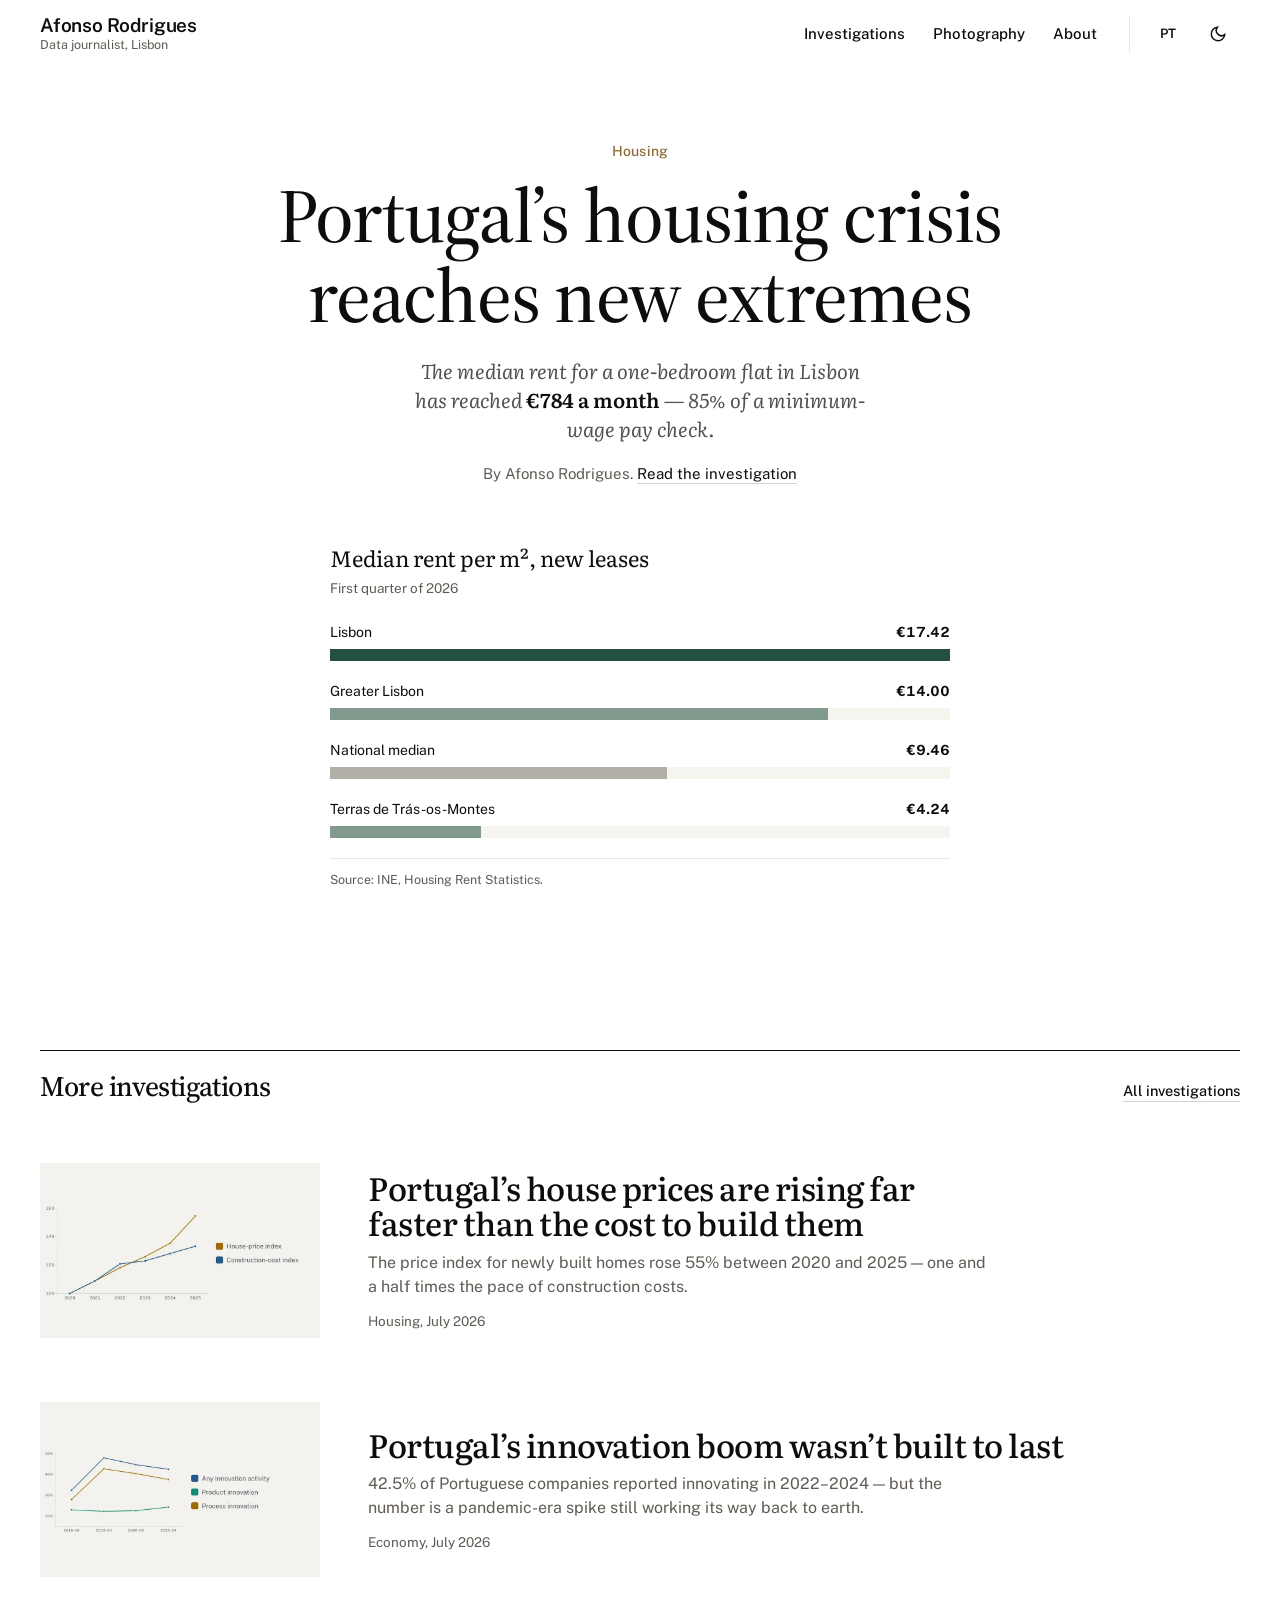
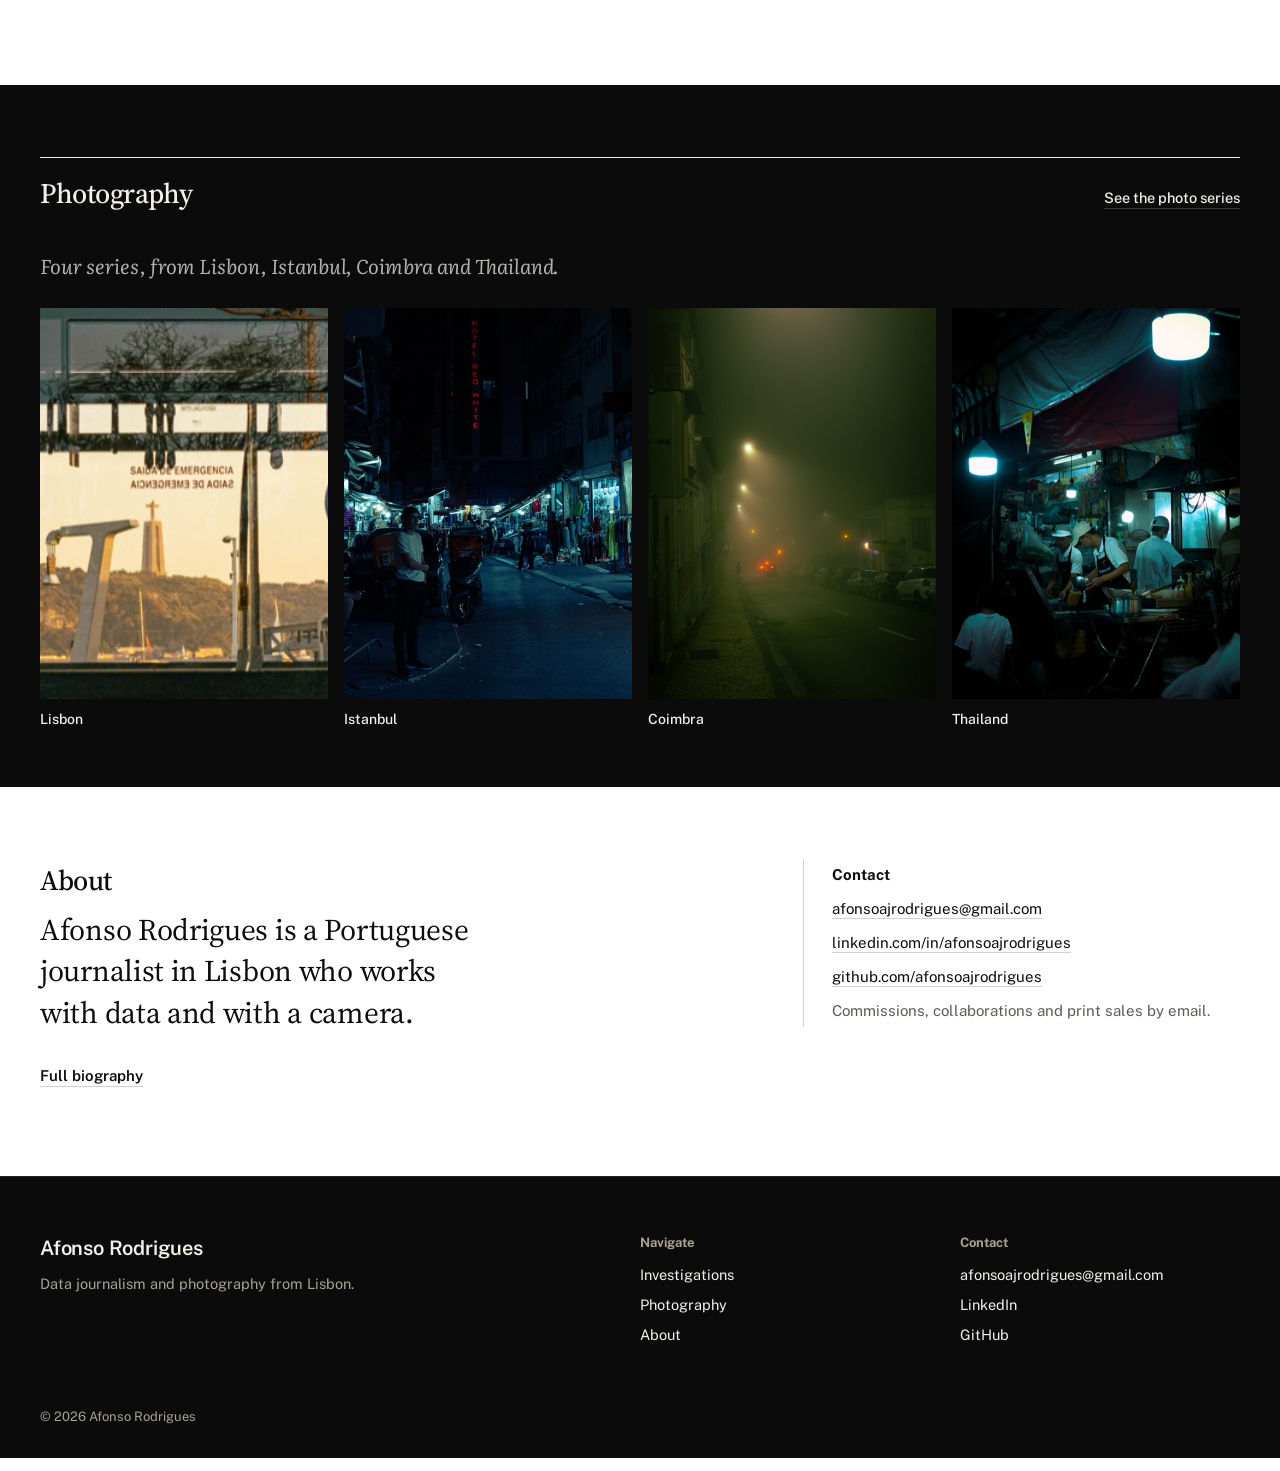
<file: index.html>
<!DOCTYPE html>
<html lang="en">
<head>
  <meta charset="utf-8">
  <meta name="viewport" content="width=device-width, initial-scale=1">
  <script>(function(){try{var t=localStorage.getItem('ar-theme');if(!t){t=matchMedia('(prefers-color-scheme: dark)').matches?'dark':'light';}document.documentElement.setAttribute('data-theme',t);var f=localStorage.getItem('ar-fs');if(f)document.documentElement.style.setProperty('--fs',f);}catch(e){}})();</script>
  <title>Afonso Rodrigues — Data Journalism &amp; Documentary Photography, Lisbon</title>
  <meta name="description" content="Data journalism and documentary photography by Afonso Rodrigues. Investigations into Portugal's housing crisis and economy, and photo essays from Lisbon, Istanbul, Thailand and beyond.">
  <link rel="canonical" href="https://afonsoajrodrigues.com/">
  <link rel="alternate" hreflang="en" href="https://afonsoajrodrigues.com/">
  <link rel="alternate" hreflang="pt-PT" href="https://afonsoajrodrigues.com/pt/">
  <link rel="alternate" hreflang="x-default" href="https://afonsoajrodrigues.com/">
  <meta property="og:type" content="website">
  <meta property="og:site_name" content="Afonso Rodrigues">
  <meta property="og:locale" content="en_US">
  <meta property="og:locale:alternate" content="pt_PT">
  <meta property="og:url" content="https://afonsoajrodrigues.com/">
  <meta property="og:title" content="Afonso Rodrigues — Data Journalism &amp; Documentary Photography, Lisbon">
  <meta property="og:description" content="Data journalism and documentary photography by Afonso Rodrigues. Investigations into Portugal's housing crisis and economy, and photo essays from Lisbon, Istanbul, Thailand and beyond.">
  <meta property="og:image" content="https://afonsoajrodrigues.com/images/Lisbon/IMG_7823.JPG">
  <meta name="twitter:card" content="summary_large_image">
  <meta name="twitter:title" content="Afonso Rodrigues — Data Journalism &amp; Documentary Photography, Lisbon">
  <meta name="twitter:description" content="Data journalism and documentary photography by Afonso Rodrigues. Investigations into Portugal's housing crisis and economy, and photo essays from Lisbon, Istanbul, Thailand and beyond.">
  <meta name="twitter:image" content="https://afonsoajrodrigues.com/images/Lisbon/IMG_7823.JPG">
  <link rel="preconnect" href="https://fonts.googleapis.com">
  <link rel="preconnect" href="https://fonts.gstatic.com" crossorigin>
  <link href="https://fonts.googleapis.com/css2?family=Literata:ital,opsz,wght@0,7..72,400..700;1,7..72,400..700&family=Source+Serif+4:ital,opsz,wght@0,8..60,400..700;1,8..60,400..700&family=Public+Sans:wght@400..700&display=swap" rel="stylesheet">
  <link rel="icon" href="/favicon.svg" type="image/svg+xml">
  <link rel="icon" href="/favicon-32.png" sizes="32x32" type="image/png">
  <link rel="apple-touch-icon" href="/apple-touch-icon.png">
  <meta name="theme-color" content="#ffffff">
  <link rel="stylesheet" href="/style.css">
  <script type="application/ld+json">
  {
    "@context": "https://schema.org",
    "@type": "WebSite",
    "name": "Afonso Rodrigues",
    "url": "https://afonsoajrodrigues.com/",
    "inLanguage": "en",
    "description": "Data journalism and documentary photography by Afonso Rodrigues, based in Lisbon, Portugal.",
    "author": { "@type": "Person", "name": "Afonso Rodrigues" }
  }
  </script>
</head>
<body>

<a href="#main" class="skip-link">Skip to content</a>

<header class="site-header">
  <div class="header-inner">
    <div class="header-left">
      <a href="/" class="wordmark-block"><span class="wordmark">Afonso Rodrigues</span><span class="wordmark-tag">Data journalist, Lisbon</span></a>
      <nav class="main-nav" aria-label="Primary">
        <a href="/investigations.html">Investigations</a>
        <a href="/photography.html">Photography</a>
        <a href="/about.html">About</a>
      </nav>
    </div>
    <div class="header-controls">
      <a class="lang-link" href="/pt/" hreflang="pt-PT" lang="pt-PT" aria-label="PT, ler em português">PT</a>
      <button type="button" class="ctrl-btn" data-theme-toggle aria-pressed="false" aria-label="Toggle dark mode"><svg class="theme-icon-light" viewBox="0 0 24 24" fill="none" stroke="currentColor" stroke-width="2" stroke-linecap="round" aria-hidden="true"><path d="M21 12.8A9 9 0 1 1 11.2 3a7 7 0 0 0 9.8 9.8z"/></svg><svg class="theme-icon-dark" viewBox="0 0 24 24" fill="none" stroke="currentColor" stroke-width="2" stroke-linecap="round" aria-hidden="true"><circle cx="12" cy="12" r="4"/><path d="M12 2v2M12 20v2M4.9 4.9l1.4 1.4M17.7 17.7l1.4 1.4M2 12h2M20 12h2M4.9 19.1l1.4-1.4M17.7 6.3l1.4-1.4"/></svg></button>
    </div>
  </div>
</header>

<main id="main">

  <section class="hero">
    <div class="lead-text">
      <p class="kicker">Housing</p>
      <h1 class="lead-title"><a href="/investigations/housing-crisis.html">Portugal’s housing crisis reaches new extremes</a></h1>
      <p class="lead-dek">The median rent for a one-bedroom flat in Lisbon has reached <strong>€784 a month</strong> — 85% of a minimum-wage pay check.</p>
      <p class="lead-byline">By Afonso Rodrigues. <a href="/investigations/housing-crisis.html">Read the investigation</a></p>
    </div>
    <figure class="hero-chart" role="img" aria-label="Bar chart: median rent per square metre on new leases, first quarter of 2026. Lisbon €17.42, Greater Lisbon €14.00, national median €9.46, Terras de Trás-os-Montes €4.24.">
      <p class="hero-chart-title" aria-hidden="true">Median rent per m², new leases</p>
      <p class="hero-chart-sub" aria-hidden="true">First quarter of 2026</p>
      <div aria-hidden="true">
        <div class="hbar hbar--top"><div class="hbar-head"><span>Lisbon</span><span class="hbar-value">€17.42</span></div><div class="hbar-track"><span class="hbar-fill" style="--v:17.42"></span></div></div>
        <div class="hbar"><div class="hbar-head"><span>Greater Lisbon</span><span class="hbar-value">€14.00</span></div><div class="hbar-track"><span class="hbar-fill" style="--v:14.0"></span></div></div>
        <div class="hbar hbar--ref"><div class="hbar-head"><span>National median</span><span class="hbar-value">€9.46</span></div><div class="hbar-track"><span class="hbar-fill" style="--v:9.46"></span></div></div>
        <div class="hbar"><div class="hbar-head"><span>Terras de Trás-os-Montes</span><span class="hbar-value">€4.24</span></div><div class="hbar-track"><span class="hbar-fill" style="--v:4.24"></span></div></div>
      </div>
      <figcaption>Source: INE, Housing Rent Statistics.</figcaption>
    </figure>
  </section>

  <section class="home-section" aria-labelledby="more-h">
    <div class="section-head">
      <h2 class="section-label" id="more-h">More investigations</h2>
      <a href="/investigations.html">All investigations</a>
    </div>
    <ul class="inv-list">
      <li><a class="inv-row" href="/investigations/house-prices-vs-construction-costs.html">
        <div class="inv-thumb"><img class="thumb-light" src="/images/thumbs/house-prices-vs-construction-costs-en-light.webp" width="900" height="562" alt="" loading="lazy" decoding="async"><img class="thumb-dark" src="/images/thumbs/house-prices-vs-construction-costs-en-dark.webp" width="900" height="562" alt="" loading="lazy" decoding="async"></div>
        <div><h3>Portugal’s house prices are rising far faster than the cost to build them</h3><p>The price index for newly built homes rose 55% between 2020 and 2025 — one and a half times the pace of construction costs.</p><p class="inv-meta">Housing, July 2026</p></div>
      </a></li>
      <li><a class="inv-row" href="/investigations/innovation-boom.html">
        <div class="inv-thumb"><img class="thumb-light" src="/images/thumbs/innovation-boom-en-light.webp" width="900" height="562" alt="" loading="lazy" decoding="async"><img class="thumb-dark" src="/images/thumbs/innovation-boom-en-dark.webp" width="900" height="562" alt="" loading="lazy" decoding="async"></div>
        <div><h3>Portugal’s innovation boom wasn’t built to last</h3><p>42.5% of Portuguese companies reported innovating in 2022–2024 — but the number is a pandemic-era spike still working its way back to earth.</p><p class="inv-meta">Economy, July 2026</p></div>
      </a></li>
    </ul>
  </section>

  <section class="home-section" aria-labelledby="photo-h">
    <div class="section-head">
      <h2 class="section-label" id="photo-h">Photography</h2>
      <a href="/photography.html">See the photo series</a>
    </div>
    <p class="page-dek">Four series, from Lisbon, Istanbul, Coimbra and Thailand.</p>
    <div class="photo-strip">
      <a href="/photography.html#lisbon"><img src="/images/Lisbon/IMG_7823-480w.jpg" srcset="/images/Lisbon/IMG_7823-480w.jpg 480w, /images/Lisbon/IMG_7823-900w.jpg 900w" sizes="(max-width:900px) 50vw, 25vw" alt="Reflection of Cristo Rei in a tram window at sunset, Lisbon" style="object-position:42% 50%;" loading="lazy" decoding="async"><span>Lisbon</span></a>
      <a href="/photography.html#istanbul"><img src="/images/Istambul/IMG_7965-480w.jpg" srcset="/images/Istambul/IMG_7965-480w.jpg 480w, /images/Istambul/IMG_7965-900w.jpg 900w" sizes="(max-width:900px) 50vw, 25vw" alt="Night market street with a neon hotel sign, Istanbul" style="object-position:45% 50%;" loading="lazy" decoding="async"><span>Istanbul</span></a>
      <a href="/photography.html#coimbra"><img src="/images/Night-out-in-coimbra/IMG_0321-480w.jpg" srcset="/images/Night-out-in-coimbra/IMG_0321-480w.jpg 480w, /images/Night-out-in-coimbra/IMG_0321-900w.jpg 900w" sizes="(max-width:900px) 50vw, 25vw" alt="A figure walking through a foggy street, Coimbra" style="object-position:50% 50%;" loading="lazy" decoding="async"><span>Coimbra</span></a>
      <a href="/photography.html#thailand"><img src="/images/thailand/bangkok/night-kitchens-480w.jpg" srcset="/images/thailand/bangkok/night-kitchens-480w.jpg 480w, /images/thailand/bangkok/night-kitchens-900w.jpg 900w" sizes="(max-width:900px) 50vw, 25vw" alt="Night kitchens, Yaowarat, Bangkok" style="object-position:50% 40%;" loading="lazy" decoding="async"><span>Thailand</span></a>
    </div>
  </section>

  <section id="about" class="home-section home-about" aria-labelledby="about-h">
    <div class="about-grid">
      <div class="about-text">
        <h2 class="section-label" id="about-h">About</h2>
        <p class="about-lead">Afonso Rodrigues is a Portuguese journalist in Lisbon who works with data and with a camera.</p>
        <div class="about-actions">
          <a href="/about.html" class="btn btn-outline">Full biography</a>
        </div>
      </div>
      <div class="contact-block">
        <p class="accent-text">Contact</p>
        <p><a href="mailto:afonsoajrodrigues@gmail.com" class="link-underline">afonsoajrodrigues@gmail.com</a></p>
        <p><a href="https://www.linkedin.com/in/afonsoajrodrigues/" target="_blank" rel="noopener" class="link-underline">linkedin.com/in/afonsoajrodrigues</a></p>
        <p><a href="https://github.com/afonsoajrodrigues" target="_blank" rel="noopener" class="link-underline">github.com/afonsoajrodrigues</a></p>
        <p class="muted-text">Commissions, collaborations and print sales by email.</p>
      </div>
    </div>
  </section>

</main>

<footer class="site-footer">
  <div class="footer-grid">
    <div class="footer-brand">
      <span class="footer-wordmark">Afonso Rodrigues</span>
      <span class="footer-blurb">Data journalism and photography from Lisbon.</span>
    </div>
    <div class="footer-col">
      <span class="footer-heading">Navigate</span>
      <a href="/investigations.html">Investigations</a>
      <a href="/photography.html">Photography</a>
      <a href="/about.html">About</a>
    </div>
    <div class="footer-col">
      <span class="footer-heading">Contact</span>
      <a href="mailto:afonsoajrodrigues@gmail.com">afonsoajrodrigues@gmail.com</a>
      <a href="https://www.linkedin.com/in/afonsoajrodrigues/" target="_blank" rel="noopener">LinkedIn</a>
      <a href="https://github.com/afonsoajrodrigues" target="_blank" rel="noopener">GitHub</a>
    </div>
  </div>
  <p class="footer-legal">© 2026 Afonso Rodrigues</p>
</footer>

<script src="/js/chrome.js"></script>
</body>
</html>
</file>
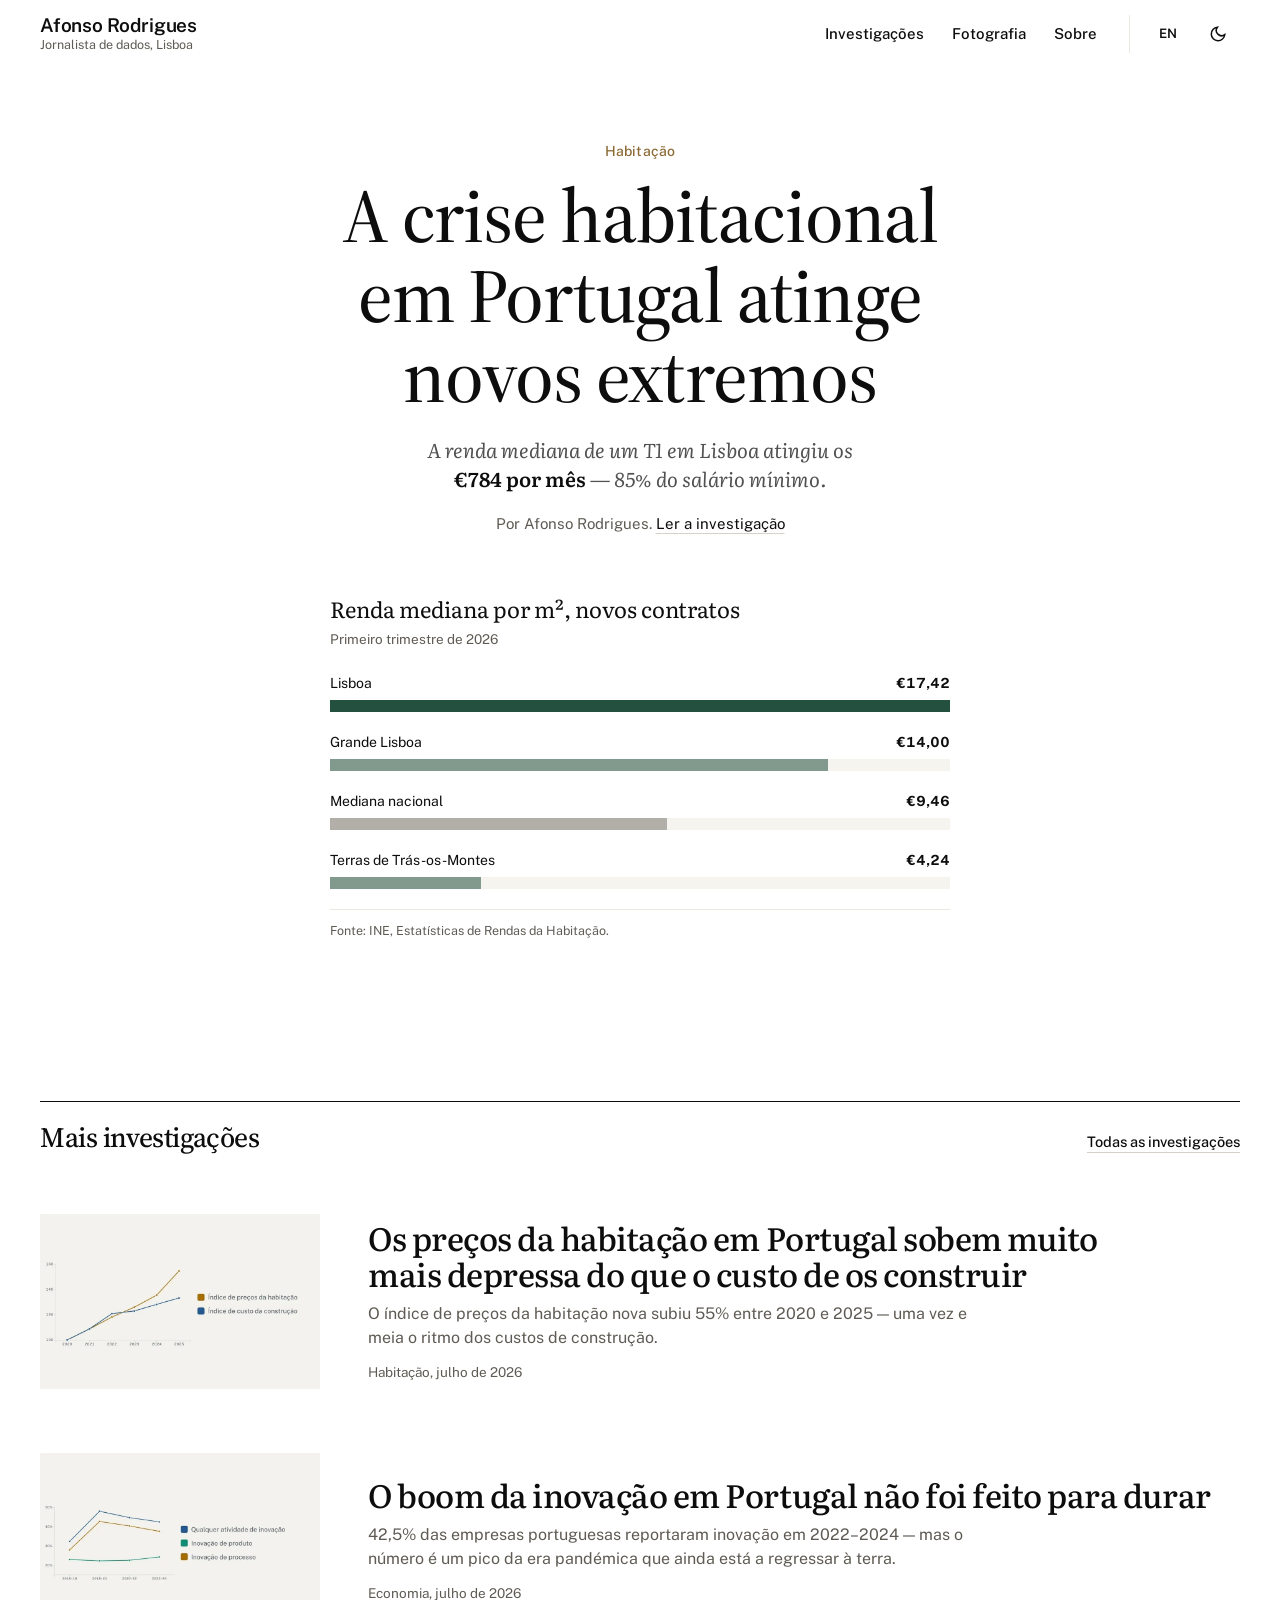
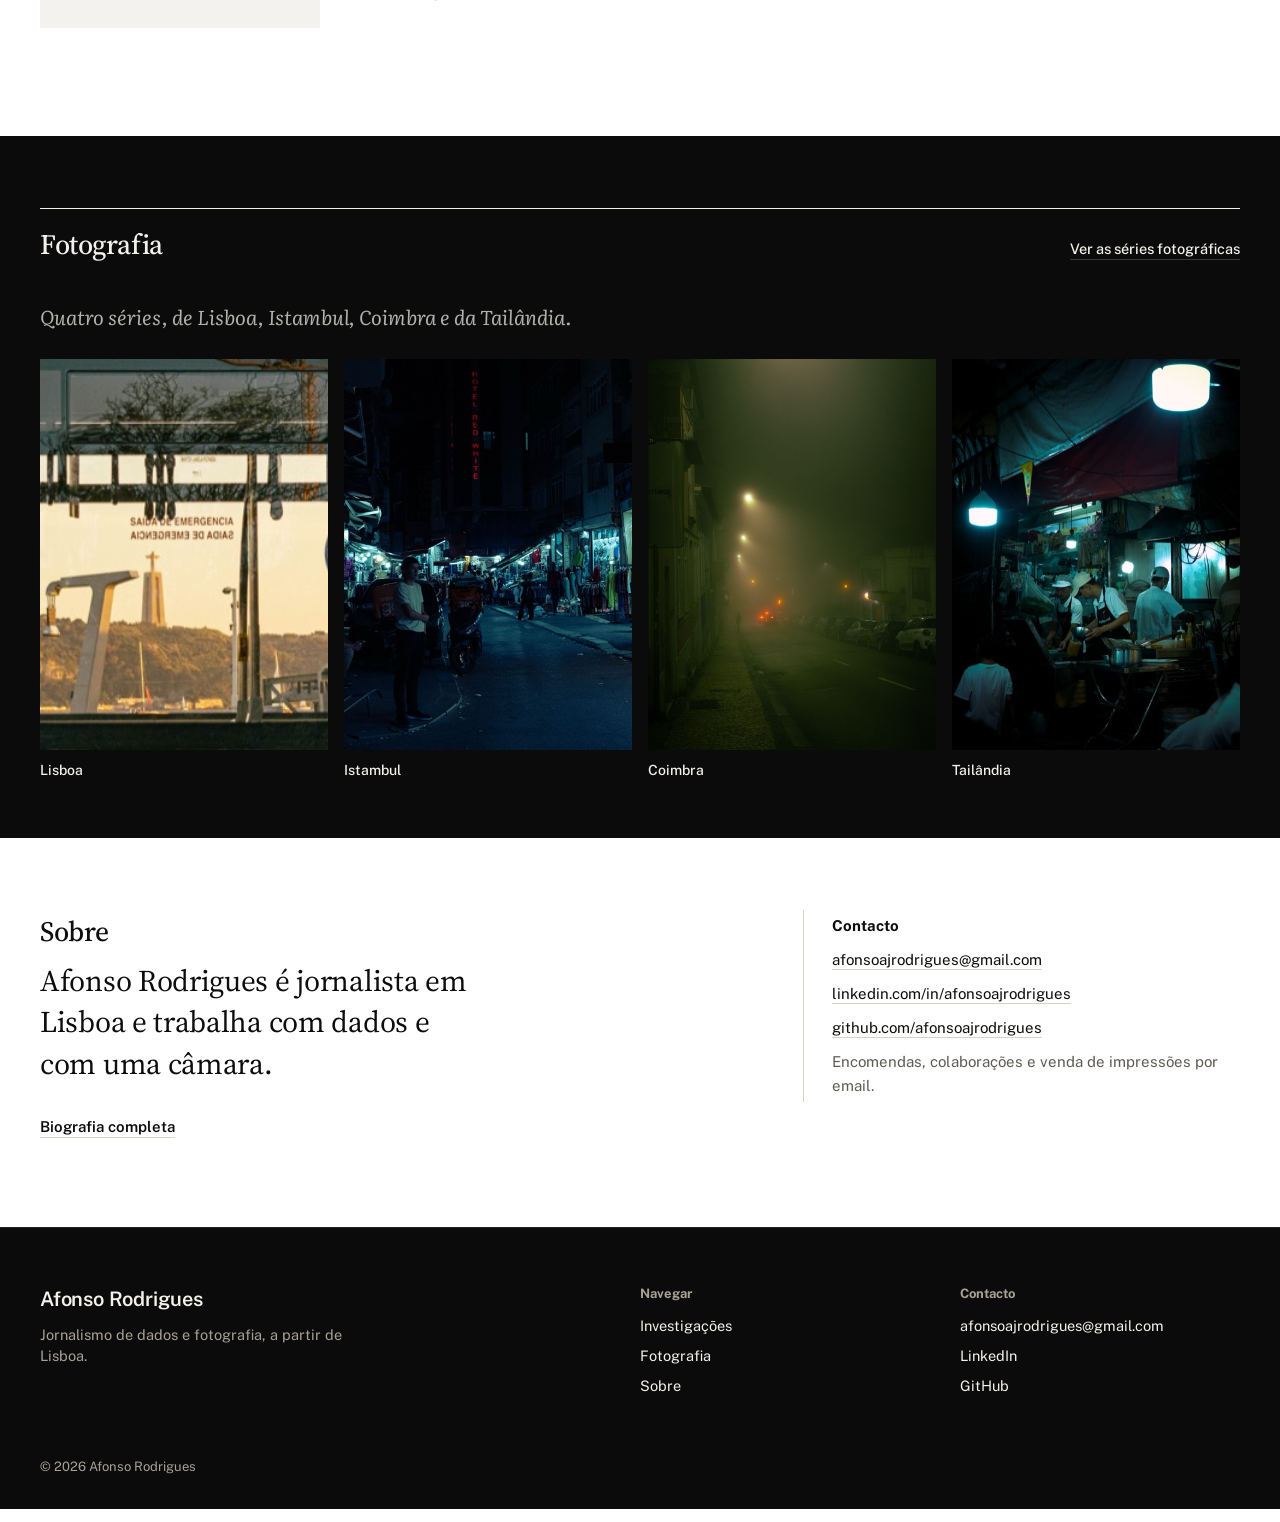
<file: pt/index.html>
<!DOCTYPE html>
<html lang="pt-PT">
<head>
  <meta charset="utf-8">
  <meta name="viewport" content="width=device-width, initial-scale=1">
  <script>(function(){try{var t=localStorage.getItem('ar-theme');if(!t){t=matchMedia('(prefers-color-scheme: dark)').matches?'dark':'light';}document.documentElement.setAttribute('data-theme',t);var f=localStorage.getItem('ar-fs');if(f)document.documentElement.style.setProperty('--fs',f);}catch(e){}})();</script>
  <title>Afonso Rodrigues — Jornalismo de Dados &amp; Fotografia Documental, Lisboa</title>
  <meta name="description" content="Jornalismo de dados e fotografia documental por Afonso Rodrigues. Investigações sobre a crise habitacional e a economia portuguesa, e ensaios fotográficos de Lisboa, Istambul, Tailândia e mais.">
  <link rel="canonical" href="https://afonsoajrodrigues.com/pt/">
  <link rel="alternate" hreflang="en" href="https://afonsoajrodrigues.com/">
  <link rel="alternate" hreflang="pt-PT" href="https://afonsoajrodrigues.com/pt/">
  <link rel="alternate" hreflang="x-default" href="https://afonsoajrodrigues.com/">
  <meta property="og:type" content="website">
  <meta property="og:site_name" content="Afonso Rodrigues">
  <meta property="og:locale" content="pt_PT">
  <meta property="og:locale:alternate" content="en_US">
  <meta property="og:url" content="https://afonsoajrodrigues.com/pt/">
  <meta property="og:title" content="Afonso Rodrigues — Jornalismo de Dados &amp; Fotografia Documental, Lisboa">
  <meta property="og:description" content="Jornalismo de dados e fotografia documental por Afonso Rodrigues. Investigações sobre a crise habitacional e a economia portuguesa, e ensaios fotográficos de Lisboa, Istambul, Tailândia e mais.">
  <meta property="og:image" content="https://afonsoajrodrigues.com/images/Lisbon/IMG_7823.JPG">
  <meta name="twitter:card" content="summary_large_image">
  <meta name="twitter:title" content="Afonso Rodrigues — Jornalismo de Dados &amp; Fotografia Documental, Lisboa">
  <meta name="twitter:description" content="Jornalismo de dados e fotografia documental por Afonso Rodrigues. Investigações sobre a crise habitacional e a economia portuguesa, e ensaios fotográficos de Lisboa, Istambul, Tailândia e mais.">
  <meta name="twitter:image" content="https://afonsoajrodrigues.com/images/Lisbon/IMG_7823.JPG">
  <link rel="preconnect" href="https://fonts.googleapis.com">
  <link rel="preconnect" href="https://fonts.gstatic.com" crossorigin>
  <link href="https://fonts.googleapis.com/css2?family=Literata:ital,opsz,wght@0,7..72,400..700;1,7..72,400..700&family=Source+Serif+4:ital,opsz,wght@0,8..60,400..700;1,8..60,400..700&family=Public+Sans:wght@400..700&display=swap" rel="stylesheet">
  <link rel="icon" href="/favicon.svg" type="image/svg+xml">
  <link rel="icon" href="/favicon-32.png" sizes="32x32" type="image/png">
  <link rel="apple-touch-icon" href="/apple-touch-icon.png">
  <meta name="theme-color" content="#ffffff">
  <link rel="stylesheet" href="/style.css">
  <script type="application/ld+json">
  {
    "@context": "https://schema.org",
    "@type": "WebSite",
    "name": "Afonso Rodrigues",
    "url": "https://afonsoajrodrigues.com/pt/",
    "inLanguage": "pt-PT",
    "description": "Jornalismo de dados e fotografia documental por Afonso Rodrigues, sediado em Lisboa, Portugal.",
    "author": { "@type": "Person", "name": "Afonso Rodrigues" }
  }
  </script>
</head>
<body>

<a href="#main" class="skip-link">Saltar para o conteúdo</a>

<header class="site-header">
  <div class="header-inner">
    <div class="header-left">
      <a href="/pt/" class="wordmark-block"><span class="wordmark">Afonso Rodrigues</span><span class="wordmark-tag">Jornalista de dados, Lisboa</span></a>
      <nav class="main-nav" aria-label="Principal">
        <a href="/pt/investigations.html">Investigações</a>
        <a href="/pt/photography.html">Fotografia</a>
        <a href="/pt/about.html">Sobre</a>
      </nav>
    </div>
    <div class="header-controls">
      <a class="lang-link" href="/" hreflang="en" lang="en" aria-label="EN, read in English">EN</a>
      <button type="button" class="ctrl-btn" data-theme-toggle aria-pressed="false" aria-label="Alternar modo escuro"><svg class="theme-icon-light" viewBox="0 0 24 24" fill="none" stroke="currentColor" stroke-width="2" stroke-linecap="round" aria-hidden="true"><path d="M21 12.8A9 9 0 1 1 11.2 3a7 7 0 0 0 9.8 9.8z"/></svg><svg class="theme-icon-dark" viewBox="0 0 24 24" fill="none" stroke="currentColor" stroke-width="2" stroke-linecap="round" aria-hidden="true"><circle cx="12" cy="12" r="4"/><path d="M12 2v2M12 20v2M4.9 4.9l1.4 1.4M17.7 17.7l1.4 1.4M2 12h2M20 12h2M4.9 19.1l1.4-1.4M17.7 6.3l1.4-1.4"/></svg></button>
    </div>
  </div>
</header>

<main id="main">

  <section class="hero">
    <div class="lead-text">
      <p class="kicker">Habitação</p>
      <h1 class="lead-title"><a href="/pt/investigations/housing-crisis.html">A crise habitacional em Portugal atinge novos extremos</a></h1>
      <p class="lead-dek">A renda mediana de um T1 em Lisboa atingiu os <strong>€784&nbsp;por&nbsp;mês</strong> — 85% do salário mínimo.</p>
      <p class="lead-byline">Por Afonso Rodrigues. <a href="/pt/investigations/housing-crisis.html">Ler a investigação</a></p>
    </div>
    <figure class="hero-chart" role="img" aria-label="Gráfico de barras: renda mediana por metro quadrado nos novos contratos, primeiro trimestre de 2026. Lisboa €17,42, Grande Lisboa €14,00, mediana nacional €9,46, Terras de Trás-os-Montes €4,24.">
      <p class="hero-chart-title" aria-hidden="true">Renda mediana por m², novos contratos</p>
      <p class="hero-chart-sub" aria-hidden="true">Primeiro trimestre de 2026</p>
      <div aria-hidden="true">
        <div class="hbar hbar--top"><div class="hbar-head"><span>Lisboa</span><span class="hbar-value">€17,42</span></div><div class="hbar-track"><span class="hbar-fill" style="--v:17.42"></span></div></div>
        <div class="hbar"><div class="hbar-head"><span>Grande Lisboa</span><span class="hbar-value">€14,00</span></div><div class="hbar-track"><span class="hbar-fill" style="--v:14.0"></span></div></div>
        <div class="hbar hbar--ref"><div class="hbar-head"><span>Mediana nacional</span><span class="hbar-value">€9,46</span></div><div class="hbar-track"><span class="hbar-fill" style="--v:9.46"></span></div></div>
        <div class="hbar"><div class="hbar-head"><span>Terras de Trás-os-Montes</span><span class="hbar-value">€4,24</span></div><div class="hbar-track"><span class="hbar-fill" style="--v:4.24"></span></div></div>
      </div>
      <figcaption>Fonte: INE, Estatísticas de Rendas da Habitação.</figcaption>
    </figure>
  </section>

  <section class="home-section" aria-labelledby="more-h">
    <div class="section-head">
      <h2 class="section-label" id="more-h">Mais investigações</h2>
      <a href="/pt/investigations.html">Todas as investigações</a>
    </div>
    <ul class="inv-list">
      <li><a class="inv-row" href="/pt/investigations/house-prices-vs-construction-costs.html">
        <div class="inv-thumb"><img class="thumb-light" src="/images/thumbs/house-prices-vs-construction-costs-pt-light.webp" width="900" height="562" alt="" loading="lazy" decoding="async"><img class="thumb-dark" src="/images/thumbs/house-prices-vs-construction-costs-pt-dark.webp" width="900" height="562" alt="" loading="lazy" decoding="async"></div>
        <div><h3>Os preços da habitação em Portugal sobem muito mais depressa do que o custo de os construir</h3><p>O índice de preços da habitação nova subiu 55% entre 2020 e 2025 — uma vez e meia o ritmo dos custos de construção.</p><p class="inv-meta">Habitação, julho de 2026</p></div>
      </a></li>
      <li><a class="inv-row" href="/pt/investigations/innovation-boom.html">
        <div class="inv-thumb"><img class="thumb-light" src="/images/thumbs/innovation-boom-pt-light.webp" width="900" height="562" alt="" loading="lazy" decoding="async"><img class="thumb-dark" src="/images/thumbs/innovation-boom-pt-dark.webp" width="900" height="562" alt="" loading="lazy" decoding="async"></div>
        <div><h3>O boom da inovação em Portugal não foi feito para durar</h3><p>42,5% das empresas portuguesas reportaram inovação em 2022–2024 — mas o número é um pico da era pandémica que ainda está a regressar à terra.</p><p class="inv-meta">Economia, julho de 2026</p></div>
      </a></li>
    </ul>
  </section>

  <section class="home-section" aria-labelledby="photo-h">
    <div class="section-head">
      <h2 class="section-label" id="photo-h">Fotografia</h2>
      <a href="/pt/photography.html">Ver as séries fotográficas</a>
    </div>
    <p class="page-dek">Quatro séries, de Lisboa, Istambul, Coimbra e da Tailândia.</p>
    <div class="photo-strip">
      <a href="/pt/photography.html#lisboa"><img src="/images/Lisbon/IMG_7823-480w.jpg" srcset="/images/Lisbon/IMG_7823-480w.jpg 480w, /images/Lisbon/IMG_7823-900w.jpg 900w" sizes="(max-width:900px) 50vw, 25vw" alt="Reflexo do Cristo Rei na janela de um elétrico ao pôr do sol, Lisboa" style="object-position:42% 50%;" loading="lazy" decoding="async"><span>Lisboa</span></a>
      <a href="/pt/photography.html#istambul"><img src="/images/Istambul/IMG_7965-480w.jpg" srcset="/images/Istambul/IMG_7965-480w.jpg 480w, /images/Istambul/IMG_7965-900w.jpg 900w" sizes="(max-width:900px) 50vw, 25vw" alt="Rua de mercado noturno com um letreiro de hotel em néon, Istambul" style="object-position:45% 50%;" loading="lazy" decoding="async"><span>Istambul</span></a>
      <a href="/pt/photography.html#coimbra"><img src="/images/Night-out-in-coimbra/IMG_0321-480w.jpg" srcset="/images/Night-out-in-coimbra/IMG_0321-480w.jpg 480w, /images/Night-out-in-coimbra/IMG_0321-900w.jpg 900w" sizes="(max-width:900px) 50vw, 25vw" alt="Uma figura a caminhar numa rua com nevoeiro, Coimbra" style="object-position:50% 50%;" loading="lazy" decoding="async"><span>Coimbra</span></a>
      <a href="/pt/photography.html#tailandia"><img src="/images/thailand/bangkok/night-kitchens-480w.jpg" srcset="/images/thailand/bangkok/night-kitchens-480w.jpg 480w, /images/thailand/bangkok/night-kitchens-900w.jpg 900w" sizes="(max-width:900px) 50vw, 25vw" alt="Cozinhas noturnas, Yaowarat, Banguecoque" style="object-position:50% 40%;" loading="lazy" decoding="async"><span>Tailândia</span></a>
    </div>
  </section>

  <section id="about" class="home-section home-about" aria-labelledby="about-h">
    <div class="about-grid">
      <div class="about-text">
        <h2 class="section-label" id="about-h">Sobre</h2>
        <p class="about-lead">Afonso Rodrigues é jornalista em Lisboa e trabalha com dados e com uma câmara.</p>
        <div class="about-actions">
          <a href="/pt/about.html" class="btn btn-outline">Biografia completa</a>
        </div>
      </div>
      <div class="contact-block">
        <p class="accent-text">Contacto</p>
        <p><a href="mailto:afonsoajrodrigues@gmail.com" class="link-underline">afonsoajrodrigues@gmail.com</a></p>
        <p><a href="https://www.linkedin.com/in/afonsoajrodrigues/" target="_blank" rel="noopener" class="link-underline">linkedin.com/in/afonsoajrodrigues</a></p>
        <p><a href="https://github.com/afonsoajrodrigues" target="_blank" rel="noopener" class="link-underline">github.com/afonsoajrodrigues</a></p>
        <p class="muted-text">Encomendas, colaborações e venda de impressões por email.</p>
      </div>
    </div>
  </section>

</main>

<footer class="site-footer">
  <div class="footer-grid">
    <div class="footer-brand">
      <span class="footer-wordmark">Afonso Rodrigues</span>
      <span class="footer-blurb">Jornalismo de dados e fotografia, a partir de Lisboa.</span>
    </div>
    <div class="footer-col">
      <span class="footer-heading">Navegar</span>
      <a href="/pt/investigations.html">Investigações</a>
      <a href="/pt/photography.html">Fotografia</a>
      <a href="/pt/about.html">Sobre</a>
    </div>
    <div class="footer-col">
      <span class="footer-heading">Contacto</span>
      <a href="mailto:afonsoajrodrigues@gmail.com">afonsoajrodrigues@gmail.com</a>
      <a href="https://www.linkedin.com/in/afonsoajrodrigues/" target="_blank" rel="noopener">LinkedIn</a>
      <a href="https://github.com/afonsoajrodrigues" target="_blank" rel="noopener">GitHub</a>
    </div>
  </div>
  <p class="footer-legal">© 2026 Afonso Rodrigues</p>
</footer>

<script src="/js/chrome.js"></script>
</body>
</html>
</file>
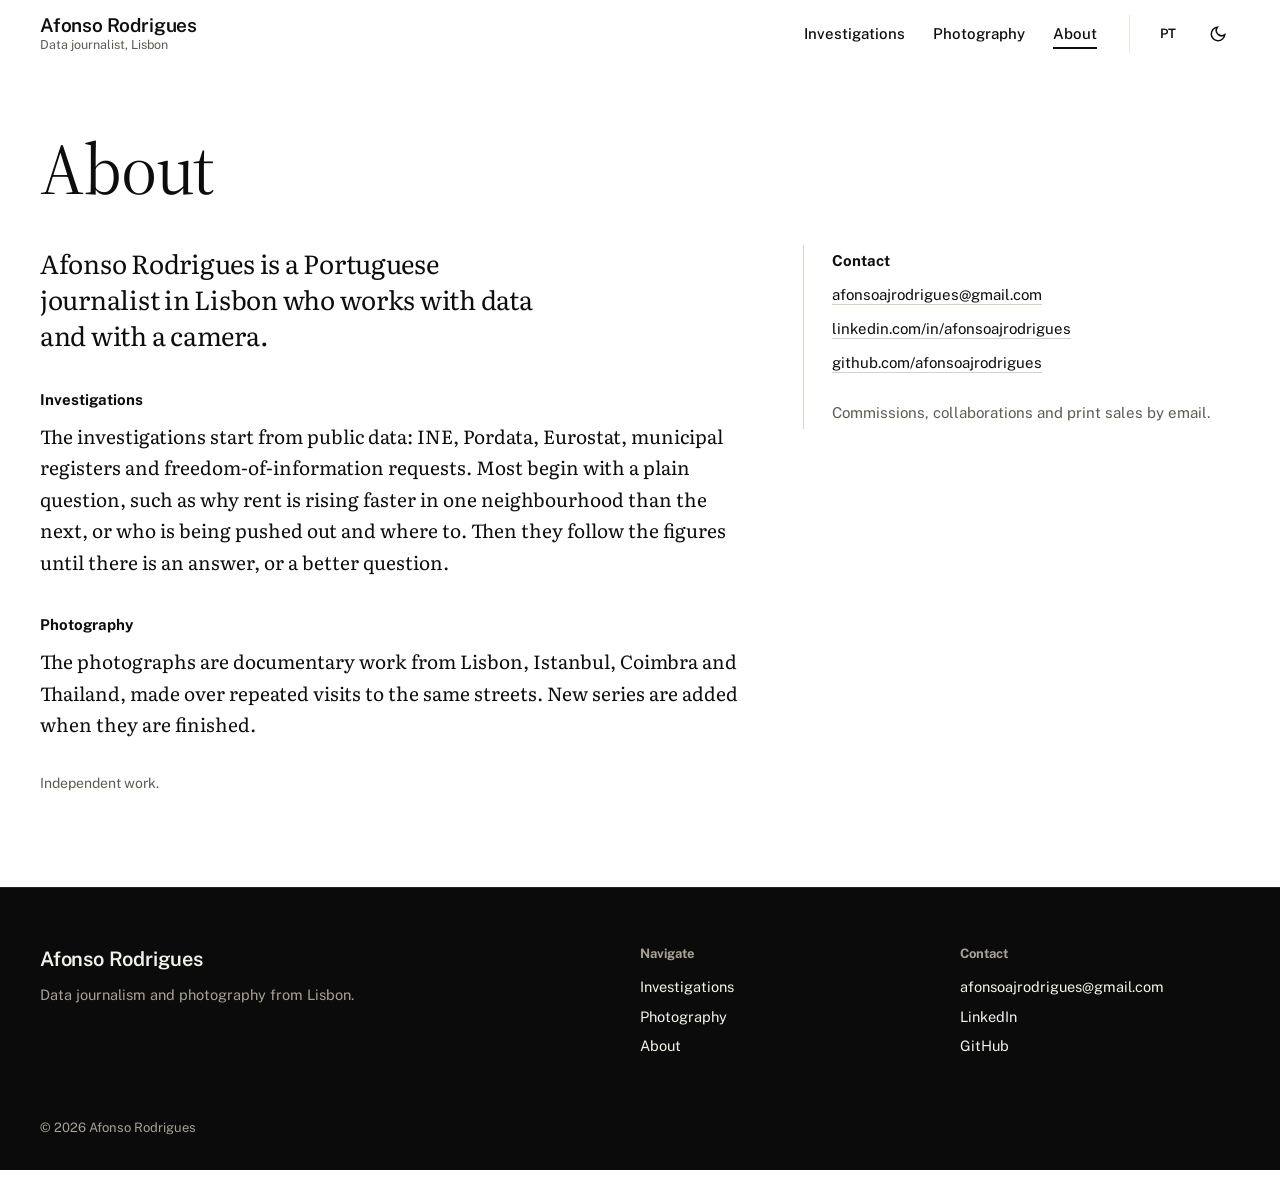
<file: about.html>
<!DOCTYPE html>
<html lang="en">
<head>
  <meta charset="utf-8">
  <meta name="viewport" content="width=device-width, initial-scale=1">
  <script>(function(){try{var t=localStorage.getItem('ar-theme');if(!t){t=matchMedia('(prefers-color-scheme: dark)').matches?'dark':'light';}document.documentElement.setAttribute('data-theme',t);var f=localStorage.getItem('ar-fs');if(f)document.documentElement.style.setProperty('--fs',f);}catch(e){}})();</script>
  <title>About — Afonso Rodrigues, Data Journalist &amp; Documentary Photographer</title>
  <meta name="description" content="Afonso Rodrigues is a Portuguese data journalist and documentary photographer based in Lisbon, working on public-data investigations and photo essays worldwide.">
  <link rel="canonical" href="https://afonsoajrodrigues.com/about.html">
  <link rel="alternate" hreflang="en" href="https://afonsoajrodrigues.com/about.html">
  <link rel="alternate" hreflang="pt-PT" href="https://afonsoajrodrigues.com/pt/about.html">
  <link rel="alternate" hreflang="x-default" href="https://afonsoajrodrigues.com/about.html">
  <meta property="og:type" content="profile">
  <meta property="og:site_name" content="Afonso Rodrigues">
  <meta property="og:locale" content="en_US">
  <meta property="og:locale:alternate" content="pt_PT">
  <meta property="og:url" content="https://afonsoajrodrigues.com/about.html">
  <meta property="og:title" content="About — Afonso Rodrigues, Data Journalist &amp; Documentary Photographer">
  <meta property="og:description" content="Afonso Rodrigues is a Portuguese data journalist and documentary photographer based in Lisbon, working on public-data investigations and photo essays worldwide.">
  <meta property="og:image" content="https://afonsoajrodrigues.com/images/Lisbon/IMG_7823.JPG">
  <meta name="twitter:card" content="summary_large_image">
  <meta name="twitter:title" content="About — Afonso Rodrigues, Data Journalist &amp; Documentary Photographer">
  <meta name="twitter:description" content="Afonso Rodrigues is a Portuguese data journalist and documentary photographer based in Lisbon, working on public-data investigations and photo essays worldwide.">
  <meta name="twitter:image" content="https://afonsoajrodrigues.com/images/Lisbon/IMG_7823.JPG">
  <link rel="preconnect" href="https://fonts.googleapis.com">
  <link rel="preconnect" href="https://fonts.gstatic.com" crossorigin>
  <link href="https://fonts.googleapis.com/css2?family=Literata:ital,opsz,wght@0,7..72,400..700;1,7..72,400..700&family=Source+Serif+4:ital,opsz,wght@0,8..60,400..700;1,8..60,400..700&family=Public+Sans:wght@400..700&display=swap" rel="stylesheet">
  <link rel="icon" href="/favicon.svg" type="image/svg+xml">
  <link rel="icon" href="/favicon-32.png" sizes="32x32" type="image/png">
  <link rel="apple-touch-icon" href="/apple-touch-icon.png">
  <meta name="theme-color" content="#ffffff">
  <link rel="stylesheet" href="/style.css">
  <script type="application/ld+json">
  {
    "@context": "https://schema.org",
    "@type": "Person",
    "name": "Afonso Rodrigues",
    "url": "https://afonsoajrodrigues.com/about.html",
    "jobTitle": ["Data Journalist", "Documentary Photographer"],
    "email": "mailto:afonsoajrodrigues@gmail.com",
    "address": { "@type": "PostalAddress", "addressLocality": "Lisbon", "addressCountry": "PT" },
    "sameAs": ["https://www.linkedin.com/in/afonsoajrodrigues/", "https://github.com/afonsoajrodrigues"]
  }
  </script>
</head>
<body>

<a href="#main" class="skip-link">Skip to content</a>

<header class="site-header">
  <div class="header-inner">
    <div class="header-left">
      <a href="/" class="wordmark-block"><span class="wordmark">Afonso Rodrigues</span><span class="wordmark-tag">Data journalist, Lisbon</span></a>
      <nav class="main-nav" aria-label="Primary">
        <a href="/investigations.html">Investigations</a>
        <a href="/photography.html">Photography</a>
        <a href="/about.html" class="is-current" aria-current="page">About</a>
      </nav>
    </div>
    <div class="header-controls">
      <a class="lang-link" href="/pt/about.html" hreflang="pt-PT" lang="pt-PT" aria-label="PT, ler em português">PT</a>
      <button type="button" class="ctrl-btn" data-theme-toggle aria-pressed="false" aria-label="Toggle dark mode"><svg class="theme-icon-light" viewBox="0 0 24 24" fill="none" stroke="currentColor" stroke-width="2" stroke-linecap="round" aria-hidden="true"><path d="M21 12.8A9 9 0 1 1 11.2 3a7 7 0 0 0 9.8 9.8z"/></svg><svg class="theme-icon-dark" viewBox="0 0 24 24" fill="none" stroke="currentColor" stroke-width="2" stroke-linecap="round" aria-hidden="true"><circle cx="12" cy="12" r="4"/><path d="M12 2v2M12 20v2M4.9 4.9l1.4 1.4M17.7 17.7l1.4 1.4M2 12h2M20 12h2M4.9 19.1l1.4-1.4M17.7 6.3l1.4-1.4"/></svg></button>
    </div>
  </div>
</header>

<main id="main">

  <div class="page-header">
    <div class="page-header-inner">
      <h1 class="page-title">About</h1>
    </div>
  </div>

  <section class="about-section">
    <div class="about-grid">
      <div class="about-text">
        <p class="about-lead">Afonso Rodrigues is a Portuguese journalist in Lisbon who works with data and with a camera.</p>

        <h2 class="about-subhead">Investigations</h2>
        <p>The investigations start from public data: INE, Pordata, Eurostat, municipal registers and freedom-of-information requests. Most begin with a plain question, such as why rent is rising faster in one neighbourhood than the next, or who is being pushed out and where to. Then they follow the figures until there is an answer, or a better question.</p>

        <h2 class="about-subhead">Photography</h2>
        <p>The photographs are documentary work from Lisbon, Istanbul, Coimbra and Thailand, made over repeated visits to the same streets. New series are added when they are finished.</p>

        <p class="muted-text" style="margin-top:32px;">Independent work.</p>
      </div>
      <div class="contact-block">
        <p class="accent-text upper">Contact</p>
        <p><a href="mailto:afonsoajrodrigues@gmail.com" class="link-underline">afonsoajrodrigues@gmail.com</a></p>
        <p><a href="https://www.linkedin.com/in/afonsoajrodrigues/" target="_blank" rel="noopener" class="link-underline">linkedin.com/in/afonsoajrodrigues</a></p>
        <p><a href="https://github.com/afonsoajrodrigues" target="_blank" rel="noopener" class="link-underline">github.com/afonsoajrodrigues</a></p>
        <p class="muted-text" style="margin-top:16px;">Commissions, collaborations and print sales by email.</p>
      </div>
    </div>
  </section>

</main>

<footer class="site-footer">
  <div class="footer-grid">
    <div class="footer-brand">
      <span class="footer-wordmark">Afonso Rodrigues</span>
      <span class="footer-blurb">Data journalism and photography from Lisbon.</span>
    </div>
    <div class="footer-col">
      <span class="footer-heading">Navigate</span>
      <a href="/investigations.html">Investigations</a>
      <a href="/photography.html">Photography</a>
      <a href="/about.html">About</a>
    </div>
    <div class="footer-col">
      <span class="footer-heading">Contact</span>
      <a href="mailto:afonsoajrodrigues@gmail.com">afonsoajrodrigues@gmail.com</a>
      <a href="https://www.linkedin.com/in/afonsoajrodrigues/" target="_blank" rel="noopener">LinkedIn</a>
      <a href="https://github.com/afonsoajrodrigues" target="_blank" rel="noopener">GitHub</a>
    </div>
  </div>
  <p class="footer-legal">© 2026 Afonso Rodrigues</p>
</footer>

<script src="/js/chrome.js"></script>
</body>
</html>
</file>
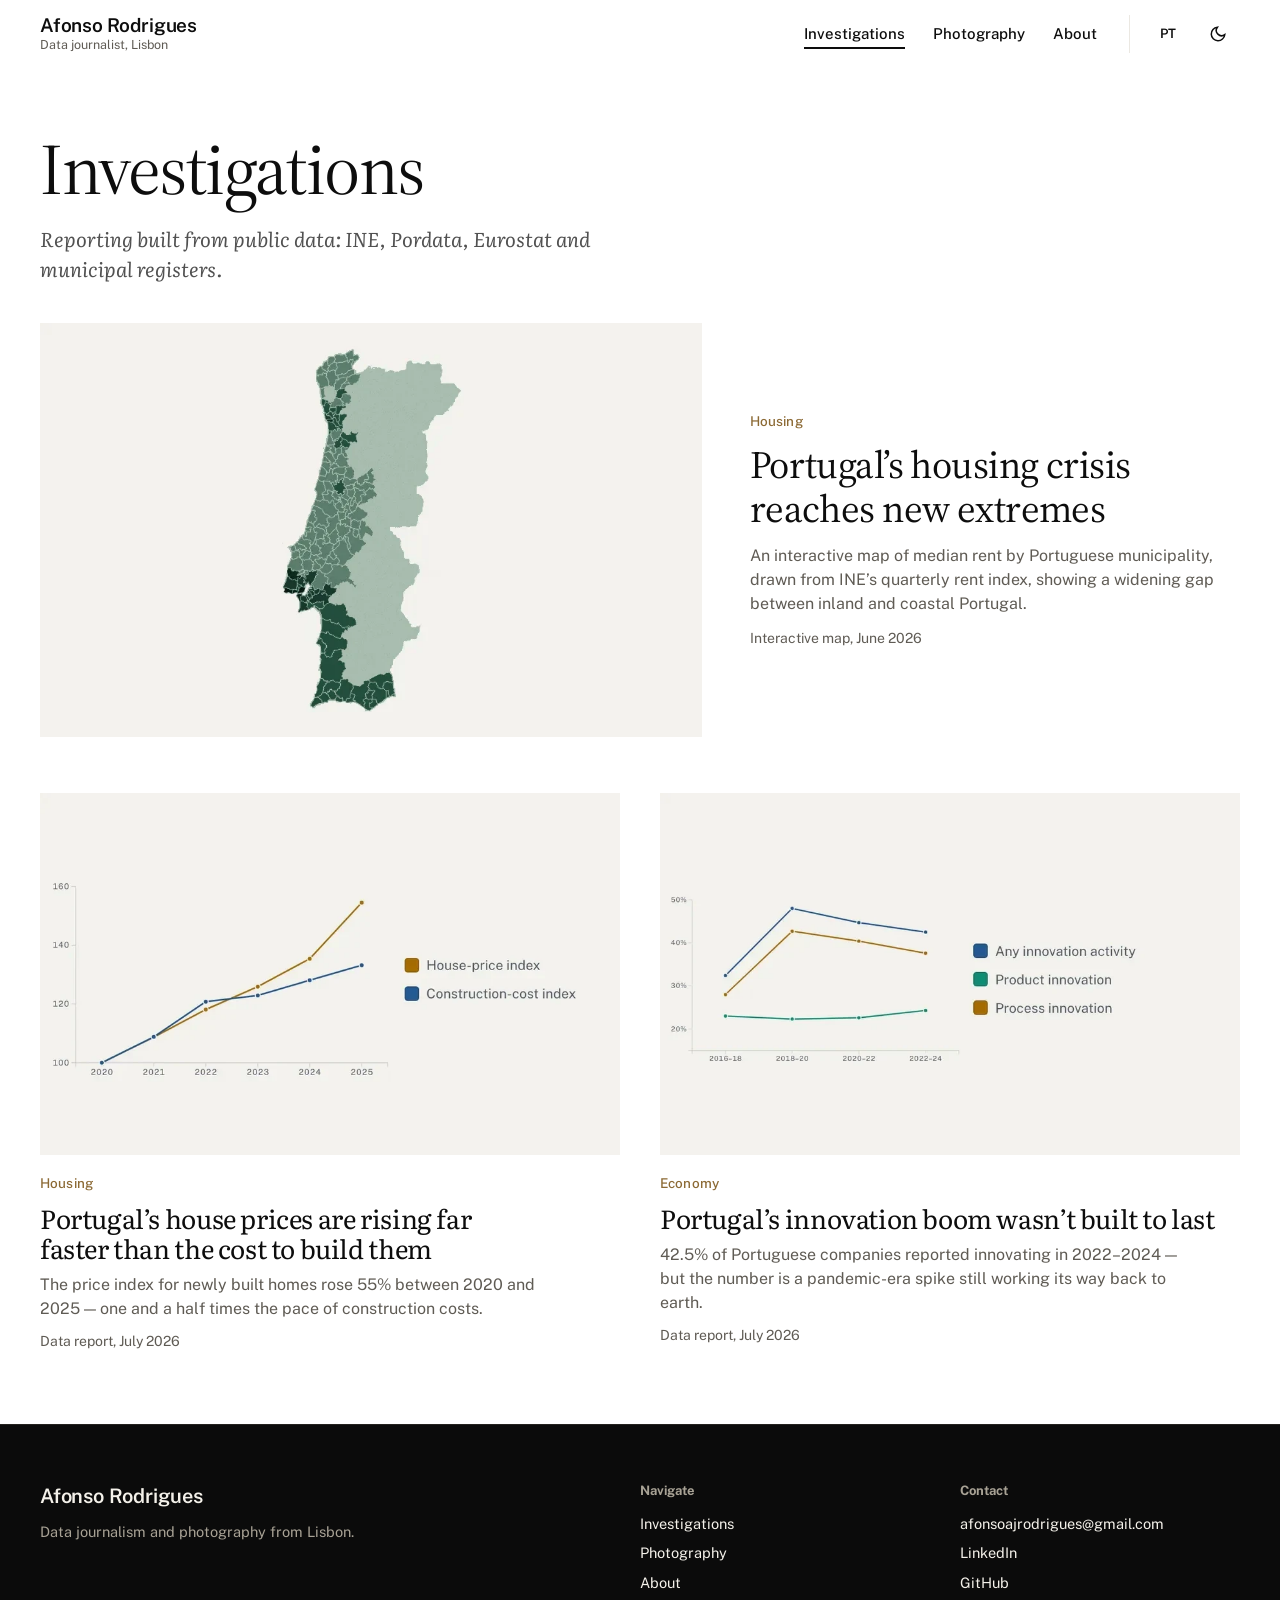
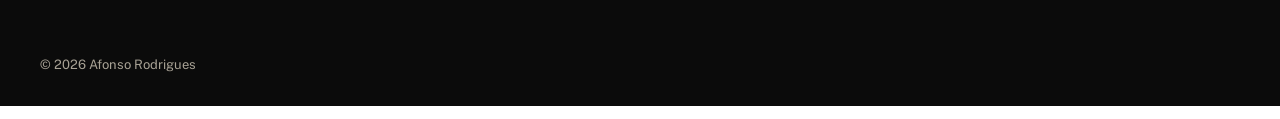
<file: investigations.html>
<!DOCTYPE html>
<html lang="en">
<head>
  <meta charset="utf-8">
  <meta name="viewport" content="width=device-width, initial-scale=1">
  <script>(function(){try{var t=localStorage.getItem('ar-theme');if(!t){t=matchMedia('(prefers-color-scheme: dark)').matches?'dark':'light';}document.documentElement.setAttribute('data-theme',t);var f=localStorage.getItem('ar-fs');if(f)document.documentElement.style.setProperty('--fs',f);}catch(e){}})();</script>
  <title>Investigations — Data Journalism on Portugal’s Housing &amp; Economy</title>
  <meta name="description" content="Data-driven investigations by Afonso Rodrigues: why Portugal's house prices are outrunning construction costs, its innovation boom, and the housing crisis mapped municipality by municipality.">
  <link rel="canonical" href="https://afonsoajrodrigues.com/investigations.html">
  <link rel="alternate" hreflang="en" href="https://afonsoajrodrigues.com/investigations.html">
  <link rel="alternate" hreflang="pt-PT" href="https://afonsoajrodrigues.com/pt/investigations.html">
  <link rel="alternate" hreflang="x-default" href="https://afonsoajrodrigues.com/investigations.html">
  <meta property="og:type" content="website">
  <meta property="og:site_name" content="Afonso Rodrigues">
  <meta property="og:locale" content="en_US">
  <meta property="og:locale:alternate" content="pt_PT">
  <meta property="og:url" content="https://afonsoajrodrigues.com/investigations.html">
  <meta property="og:title" content="Investigations — Data Journalism on Portugal's Housing &amp; Economy">
  <meta property="og:description" content="Data-driven investigations by Afonso Rodrigues: why Portugal's house prices are outrunning construction costs, its innovation boom, and the housing crisis mapped municipality by municipality.">
  <meta property="og:image" content="https://afonsoajrodrigues.com/images/og/investigations-index-en.png">
  <meta property="og:image:width" content="1200">
  <meta property="og:image:height" content="630">
  <meta name="twitter:card" content="summary_large_image">
  <meta name="twitter:title" content="Investigations — Data Journalism on Portugal's Housing &amp; Economy">
  <meta name="twitter:description" content="Data-driven investigations by Afonso Rodrigues: why Portugal's house prices are outrunning construction costs, its innovation boom, and the housing crisis mapped municipality by municipality.">
  <meta name="twitter:image" content="https://afonsoajrodrigues.com/images/og/investigations-index-en.png">
  <link rel="preconnect" href="https://fonts.googleapis.com">
  <link rel="preconnect" href="https://fonts.gstatic.com" crossorigin>
  <link href="https://fonts.googleapis.com/css2?family=Literata:ital,opsz,wght@0,7..72,400..700;1,7..72,400..700&family=Source+Serif+4:ital,opsz,wght@0,8..60,400..700;1,8..60,400..700&family=Public+Sans:wght@400..700&display=swap" rel="stylesheet">
  <link rel="icon" href="/favicon.svg" type="image/svg+xml">
  <link rel="icon" href="/favicon-32.png" sizes="32x32" type="image/png">
  <link rel="apple-touch-icon" href="/apple-touch-icon.png">
  <meta name="theme-color" content="#ffffff">
  <link rel="stylesheet" href="/style.css">
</head>
<body>

<a href="#main" class="skip-link">Skip to content</a>

<header class="site-header">
  <div class="header-inner">
    <div class="header-left">
      <a href="/" class="wordmark-block"><span class="wordmark">Afonso Rodrigues</span><span class="wordmark-tag">Data journalist, Lisbon</span></a>
      <nav class="main-nav" aria-label="Primary">
        <a href="/investigations.html" class="is-current" aria-current="page">Investigations</a>
        <a href="/photography.html">Photography</a>
        <a href="/about.html">About</a>
      </nav>
    </div>
    <div class="header-controls">
      <a class="lang-link" href="/pt/investigations.html" hreflang="pt-PT" lang="pt-PT" aria-label="PT, ler em português">PT</a>
      <button type="button" class="ctrl-btn" data-theme-toggle aria-pressed="false" aria-label="Toggle dark mode"><svg class="theme-icon-light" viewBox="0 0 24 24" fill="none" stroke="currentColor" stroke-width="2" stroke-linecap="round" aria-hidden="true"><path d="M21 12.8A9 9 0 1 1 11.2 3a7 7 0 0 0 9.8 9.8z"/></svg><svg class="theme-icon-dark" viewBox="0 0 24 24" fill="none" stroke="currentColor" stroke-width="2" stroke-linecap="round" aria-hidden="true"><circle cx="12" cy="12" r="4"/><path d="M12 2v2M12 20v2M4.9 4.9l1.4 1.4M17.7 17.7l1.4 1.4M2 12h2M20 12h2M4.9 19.1l1.4-1.4M17.7 6.3l1.4-1.4"/></svg></button>
    </div>
  </div>
</header>

<main id="main">

  <div class="page-header">
    <div class="page-header-inner">
      <h1 class="page-title">Investigations</h1>
      <p class="page-dek">Reporting built from public data: INE, Pordata, Eurostat and municipal registers.</p>
    </div>
  </div>

  <section class="desk-section">
    <div class="investigations-toolbar">
      <div class="toggle-group" role="tablist" aria-label="Filter by category" data-filter-tabs>
        <button type="button" class="toggle-btn is-active" data-filter-tab="all" role="tab" aria-selected="true">All</button>
        <button type="button" class="toggle-btn" data-filter-tab="housing" role="tab" aria-selected="false">Housing</button>
        <button type="button" class="toggle-btn" data-filter-tab="economy" role="tab" aria-selected="false">Economy</button>
      </div>
      <input type="search" class="search-input" placeholder="Search investigations…" aria-label="Search investigations" data-investigations-search>
    </div>
    <div class="card-grid card-grid--2" data-investigations-list>
      <a href="/investigations/housing-crisis.html" class="desk-card" data-category="housing" data-search="portugal housing crisis rent map interactive municipality housing">
        <div class="card-image"><img class="thumb-light" src="/images/thumbs/housing-crisis-en-light.webp" width="900" height="562" alt="" loading="lazy" decoding="async"><img class="thumb-dark" src="/images/thumbs/housing-crisis-en-dark.webp" width="900" height="562" alt="" loading="lazy" decoding="async"></div>
        <p class="kicker">Housing</p>
        <h2 class="card-title">Portugal’s housing crisis reaches new <em>extremes</em></h2>
        <p class="card-dek">An interactive map of median rent by Portuguese municipality, drawn from INE’s quarterly rent index, showing a widening gap between inland and coastal Portugal.</p>
        <p class="card-meta">Interactive map, June 2026</p>
      </a>
      <a href="/investigations/house-prices-vs-construction-costs.html" class="desk-card" data-category="housing" data-search="portugal house prices rising far faster cost build housing data report">
        <div class="card-image"><img class="thumb-light" src="/images/thumbs/house-prices-vs-construction-costs-en-light.webp" width="900" height="562" alt="" loading="lazy" decoding="async"><img class="thumb-dark" src="/images/thumbs/house-prices-vs-construction-costs-en-dark.webp" width="900" height="562" alt="" loading="lazy" decoding="async"></div>
        <p class="kicker">Housing</p>
        <h2 class="card-title">Portugal’s house prices are rising far faster than the cost to <em>build</em> them</h2>
        <p class="card-dek">The price index for newly built homes rose 55% between 2020 and 2025 — one and a half times the pace of construction costs.</p>
        <p class="card-meta">Data report, July 2026</p>
      </a>
      <a href="/investigations/innovation-boom.html" class="desk-card" data-category="economy" data-search="portugal innovation boom startups economy tech data report">
        <div class="card-image"><img class="thumb-light" src="/images/thumbs/innovation-boom-en-light.webp" width="900" height="562" alt="" loading="lazy" decoding="async"><img class="thumb-dark" src="/images/thumbs/innovation-boom-en-dark.webp" width="900" height="562" alt="" loading="lazy" decoding="async"></div>
        <p class="kicker">Economy</p>
        <h2 class="card-title">Portugal’s innovation boom wasn’t built to <em>last</em></h2>
        <p class="card-dek">42.5% of Portuguese companies reported innovating in 2022–2024 — but the number is a pandemic-era spike still working its way back to earth.</p>
        <p class="card-meta">Data report, July 2026</p>
      </a>
    </div>
    <p class="fine-print" data-no-results hidden>No investigations match your search.</p>
  </section>

</main>

<footer class="site-footer">
  <div class="footer-grid">
    <div class="footer-brand">
      <span class="footer-wordmark">Afonso Rodrigues</span>
      <span class="footer-blurb">Data journalism and photography from Lisbon.</span>
    </div>
    <div class="footer-col">
      <span class="footer-heading">Navigate</span>
      <a href="/investigations.html">Investigations</a>
      <a href="/photography.html">Photography</a>
      <a href="/about.html">About</a>
    </div>
    <div class="footer-col">
      <span class="footer-heading">Contact</span>
      <a href="mailto:afonsoajrodrigues@gmail.com">afonsoajrodrigues@gmail.com</a>
      <a href="https://www.linkedin.com/in/afonsoajrodrigues/" target="_blank" rel="noopener">LinkedIn</a>
      <a href="https://github.com/afonsoajrodrigues" target="_blank" rel="noopener">GitHub</a>
    </div>
  </div>
  <p class="footer-legal">© 2026 Afonso Rodrigues</p>
</footer>

<script src="/js/chrome.js"></script>
<script src="/js/investigations-filter.js"></script>
</body>
</html>
</file>
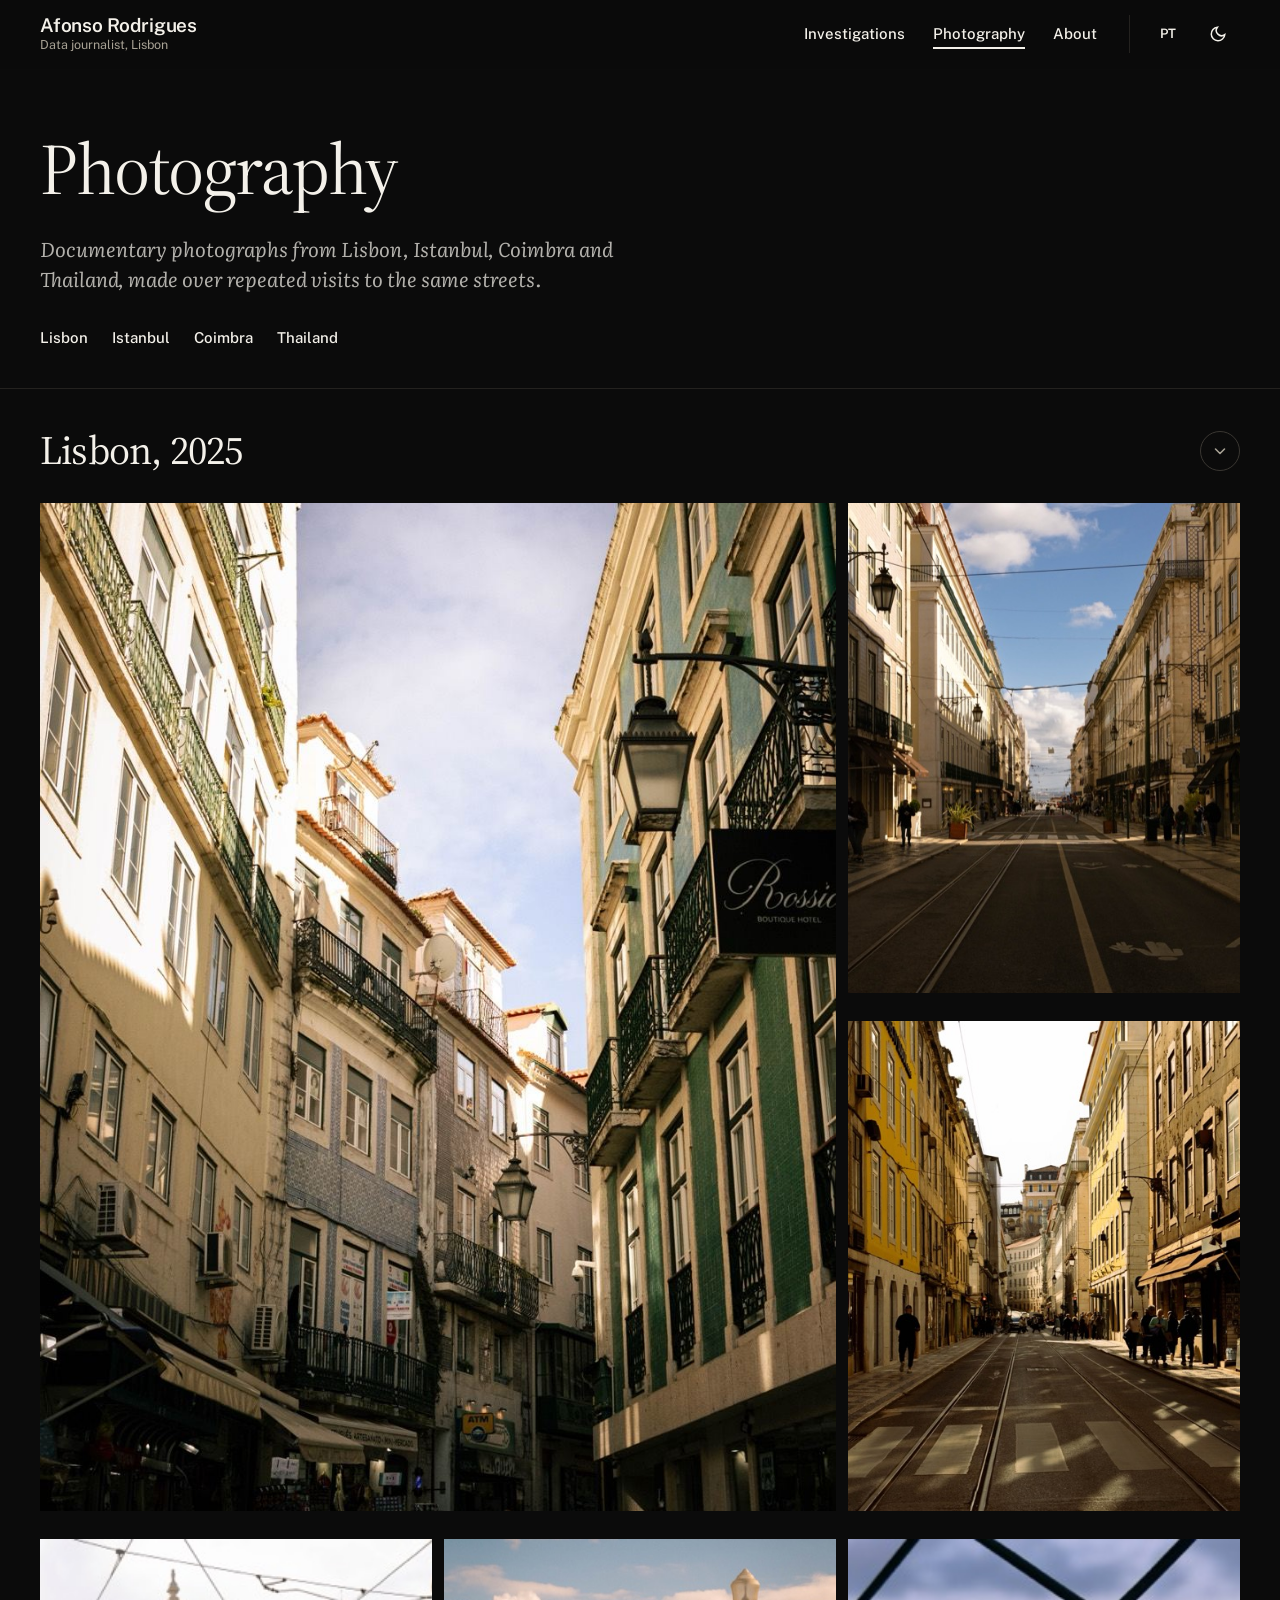
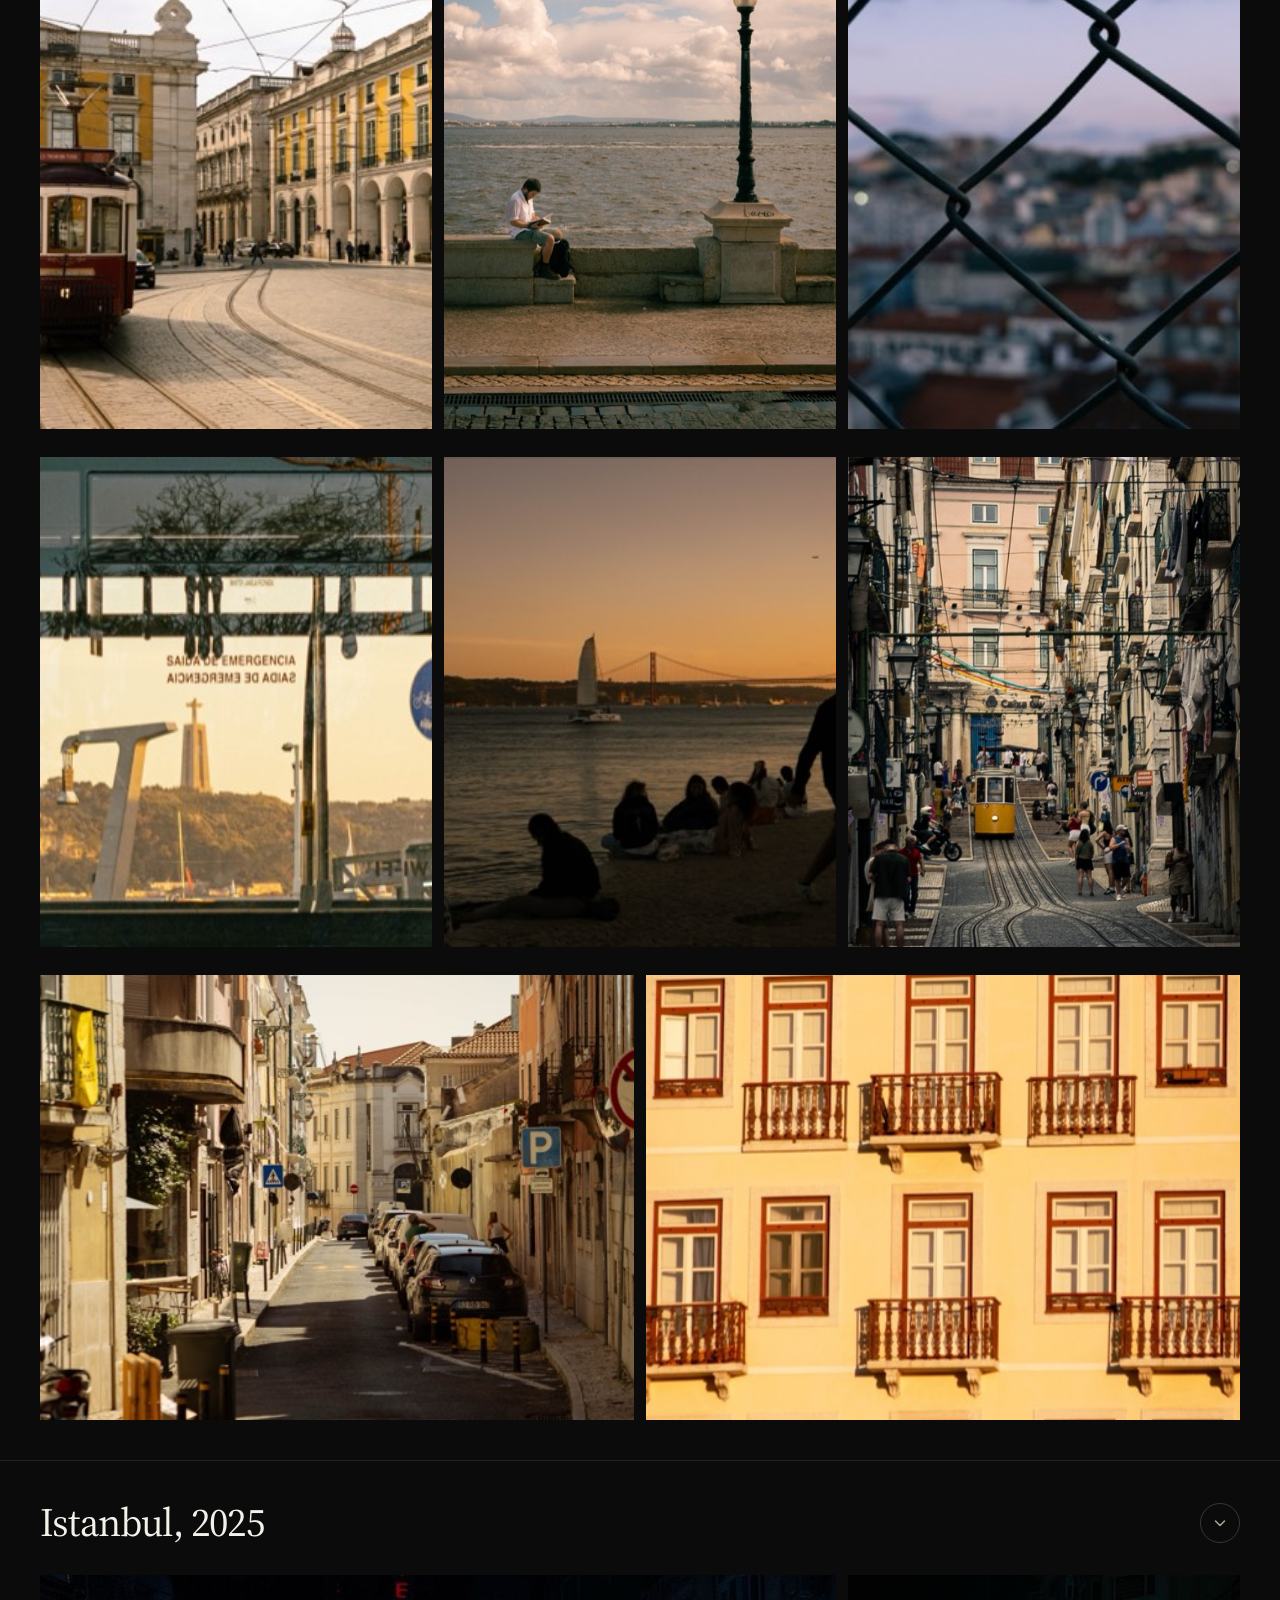
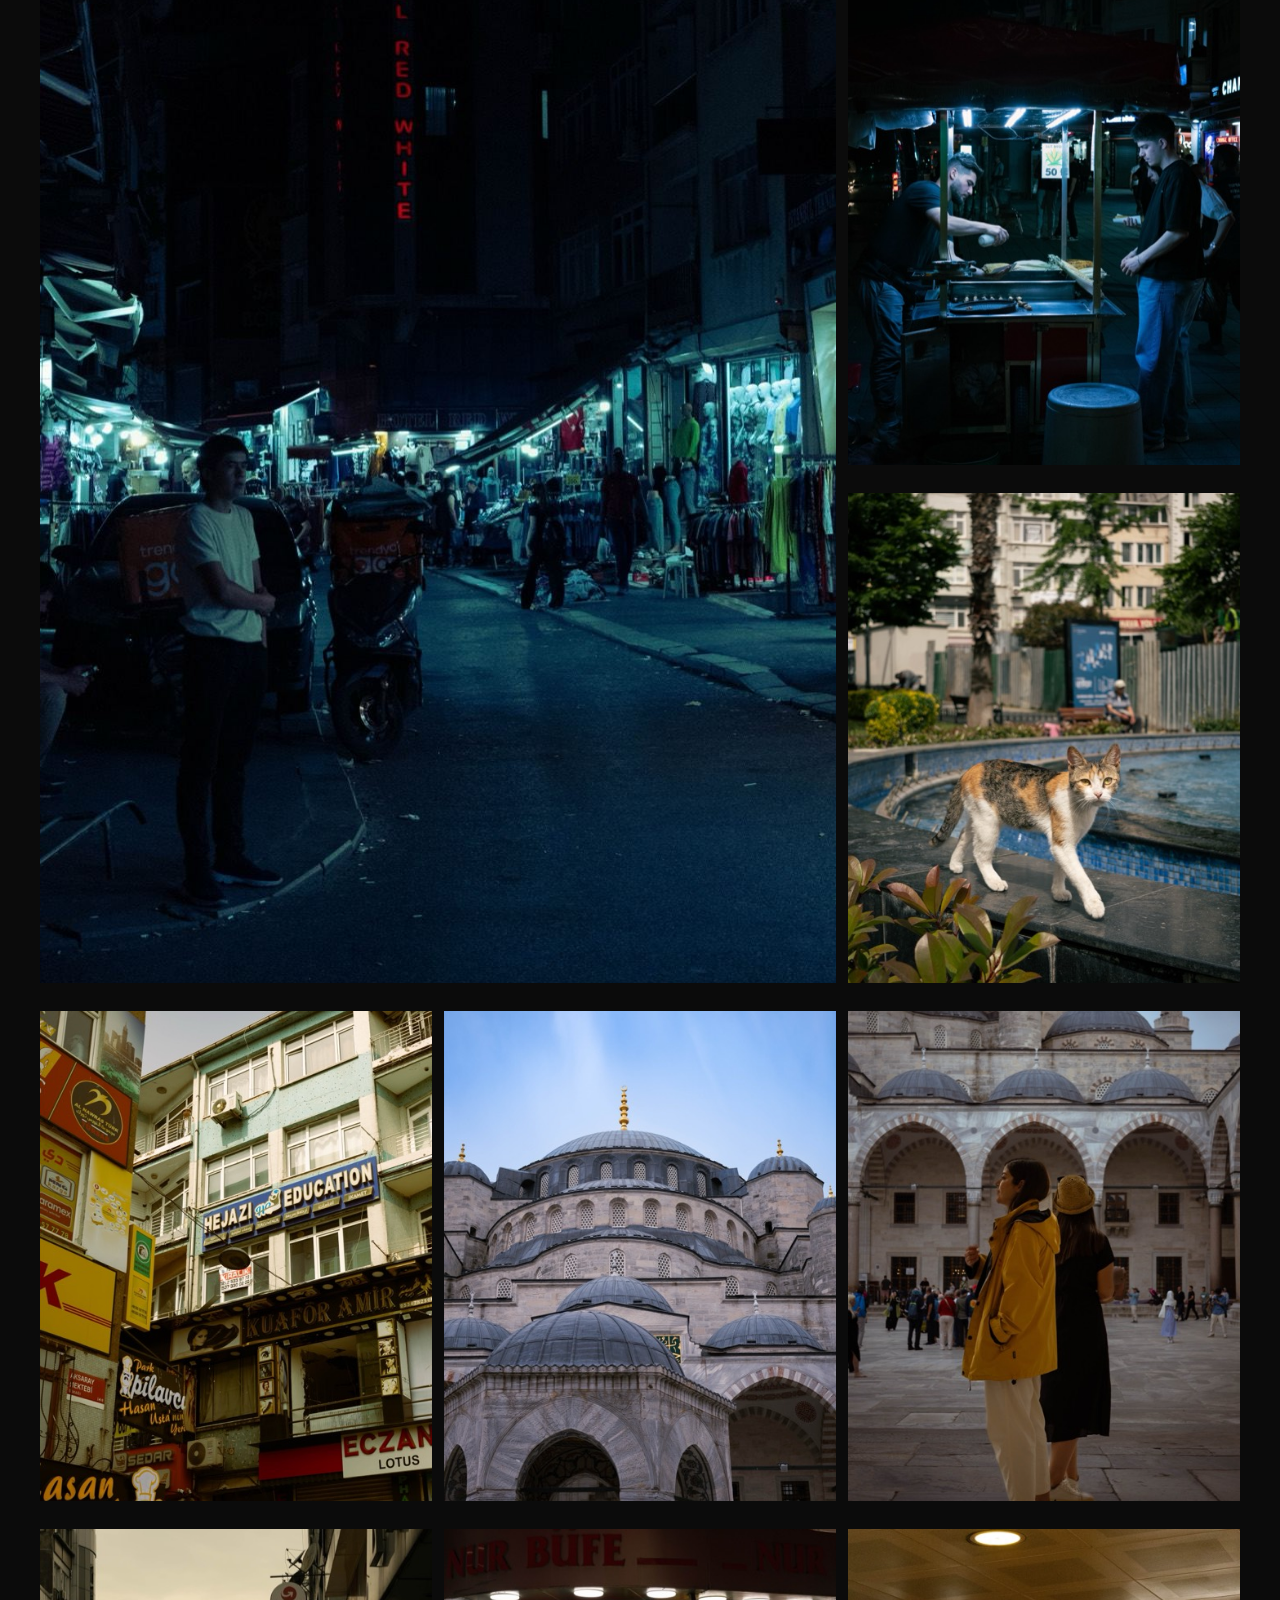
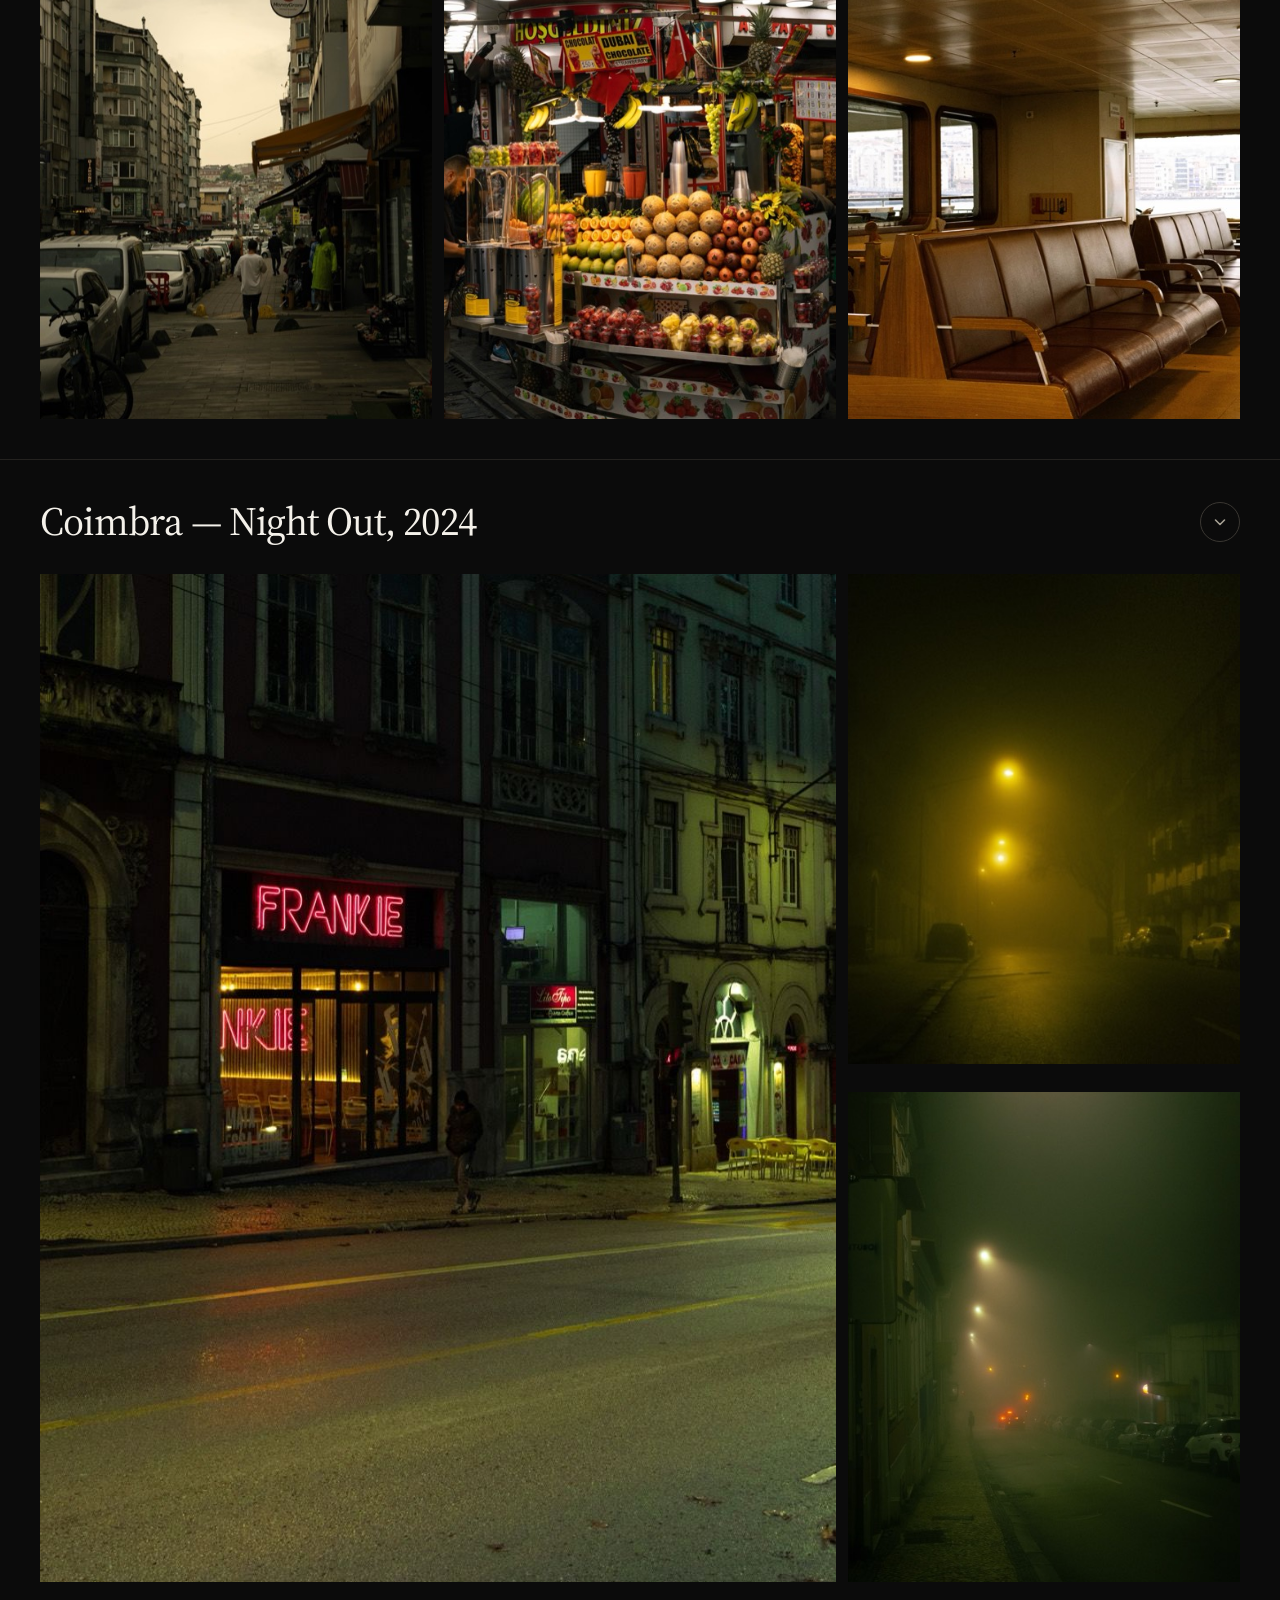
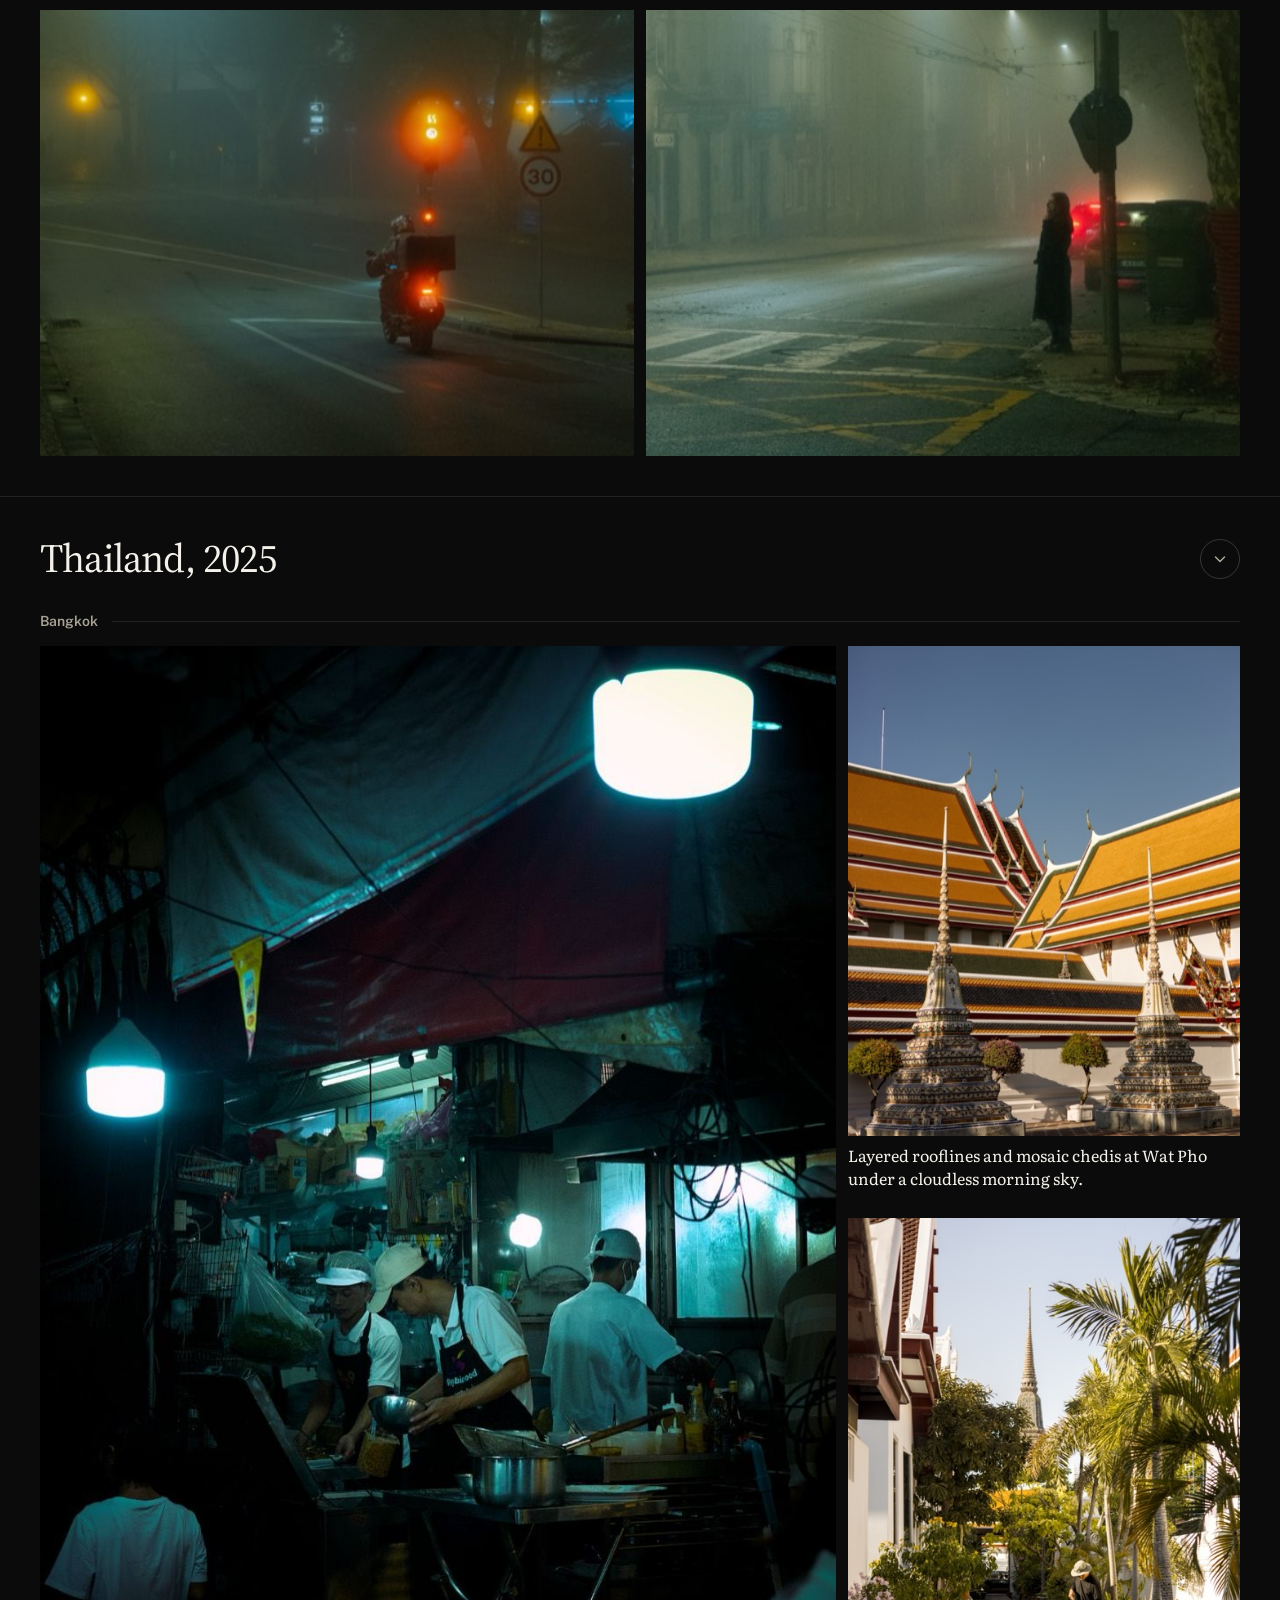
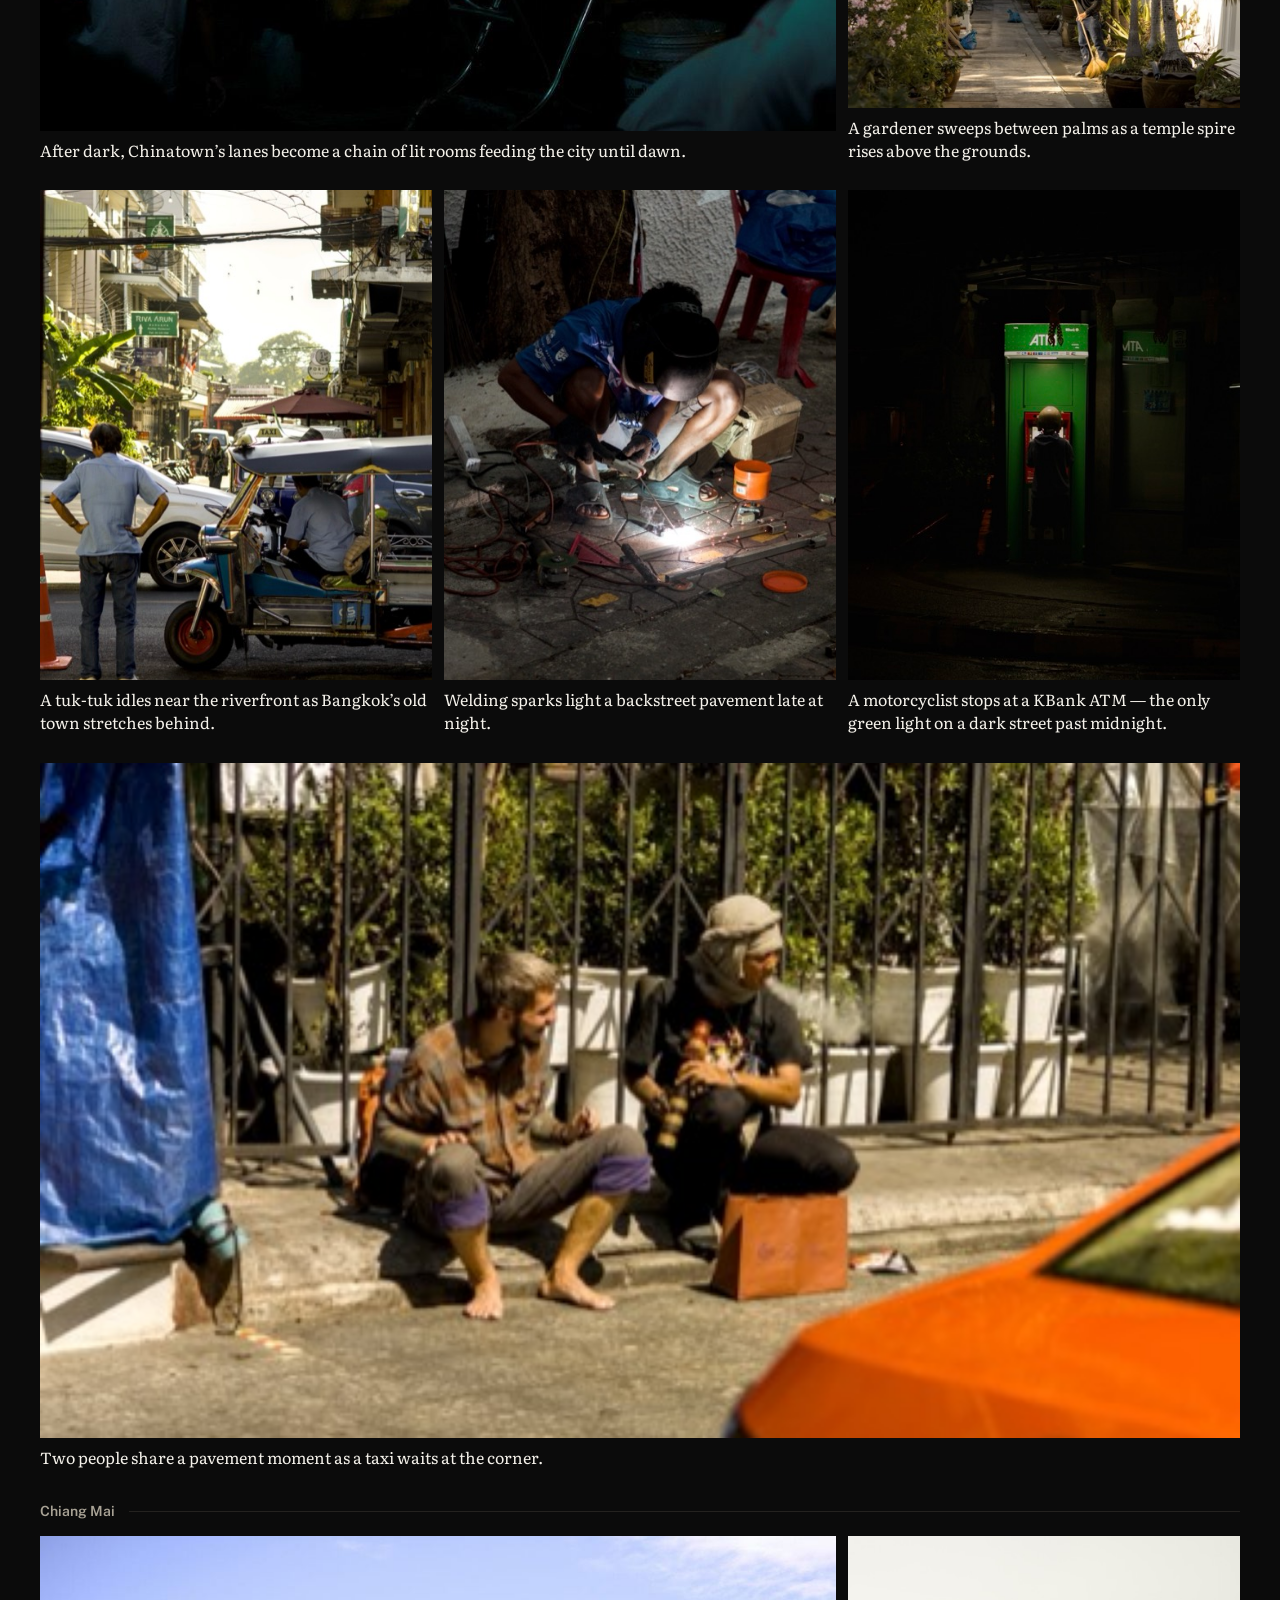
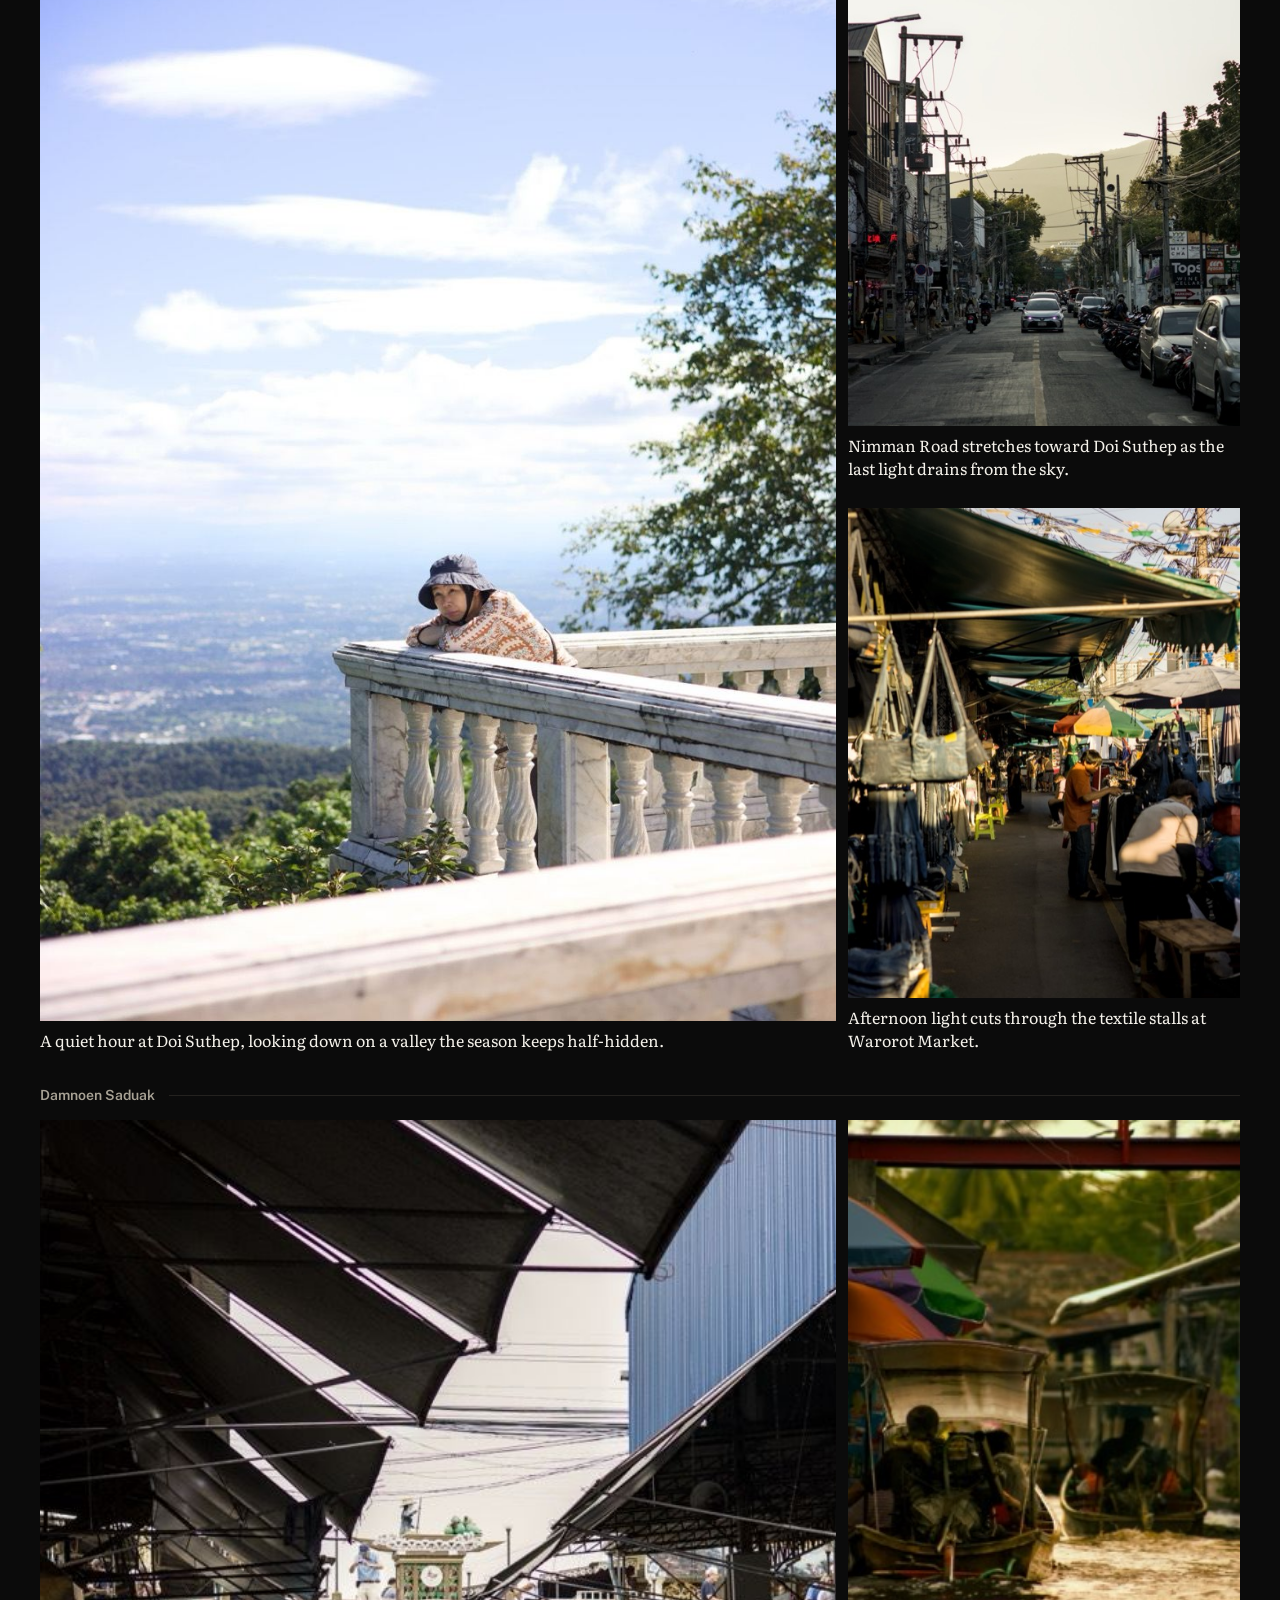
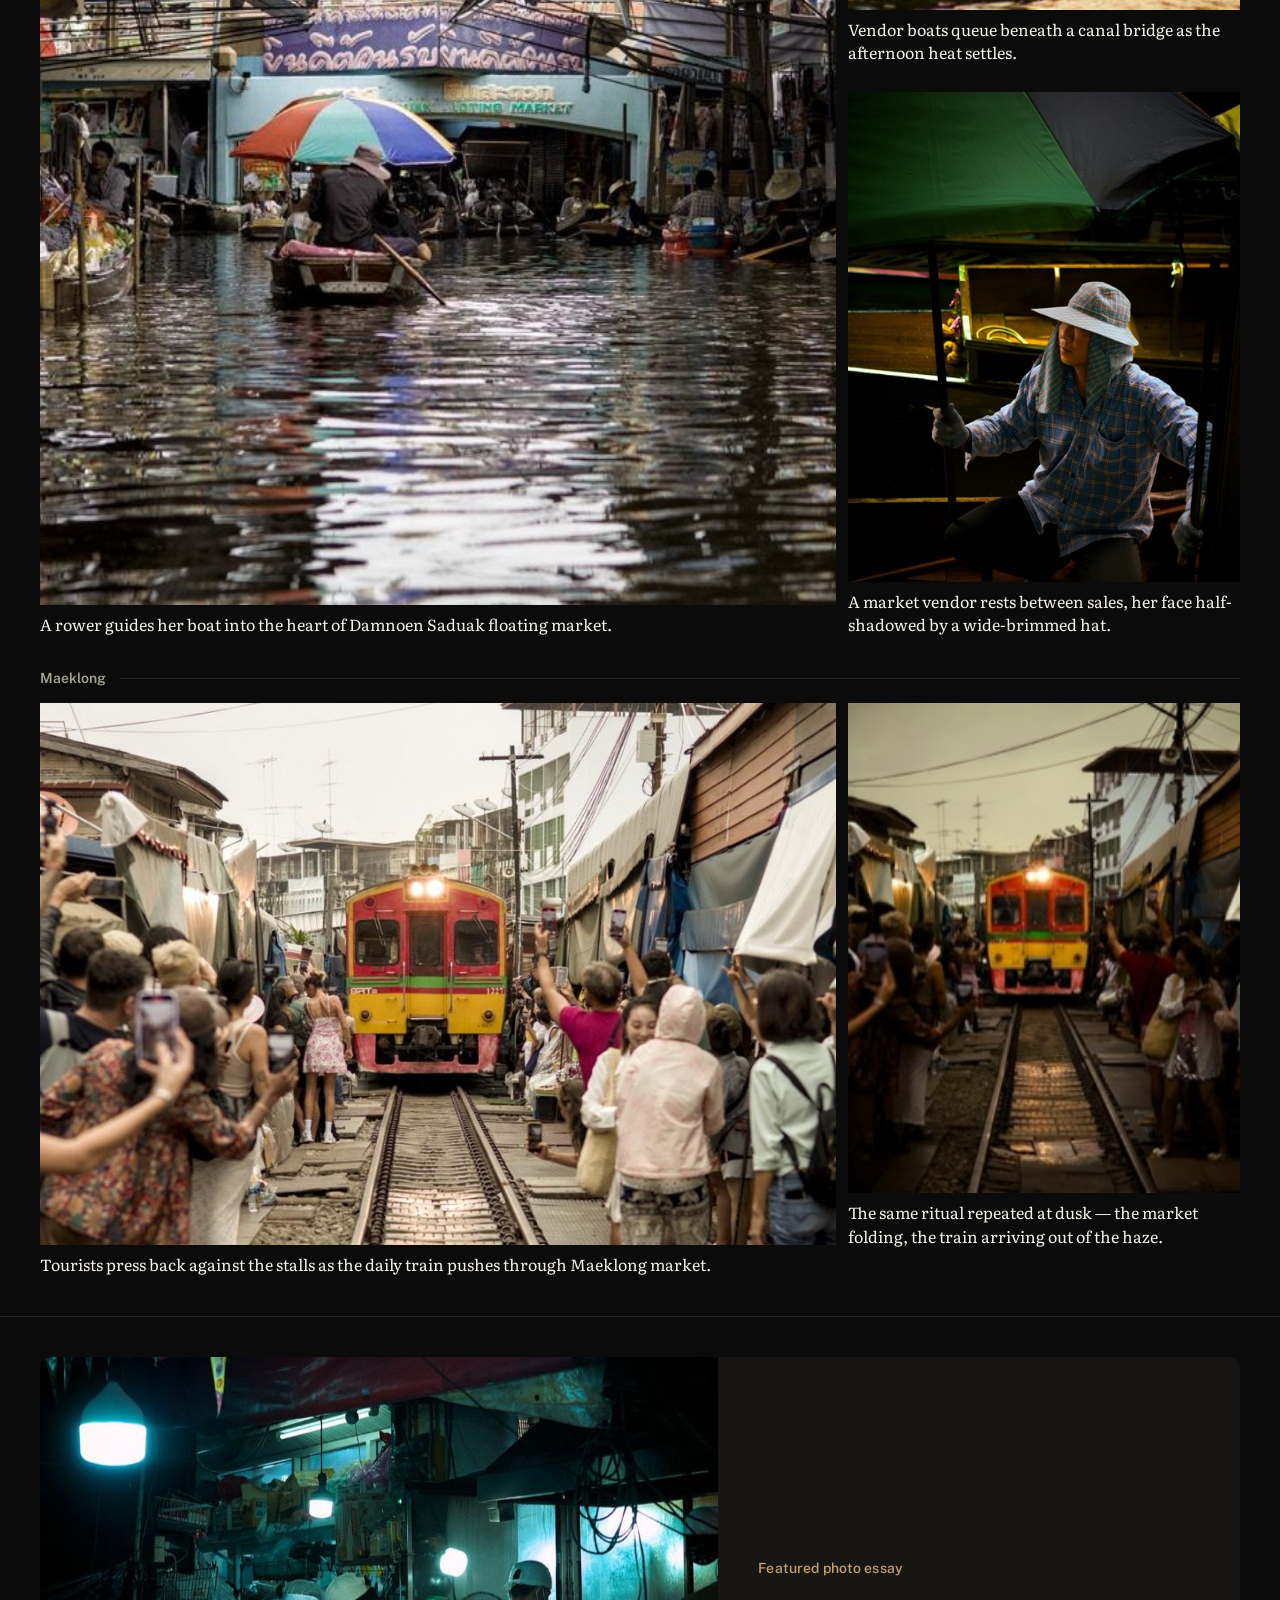
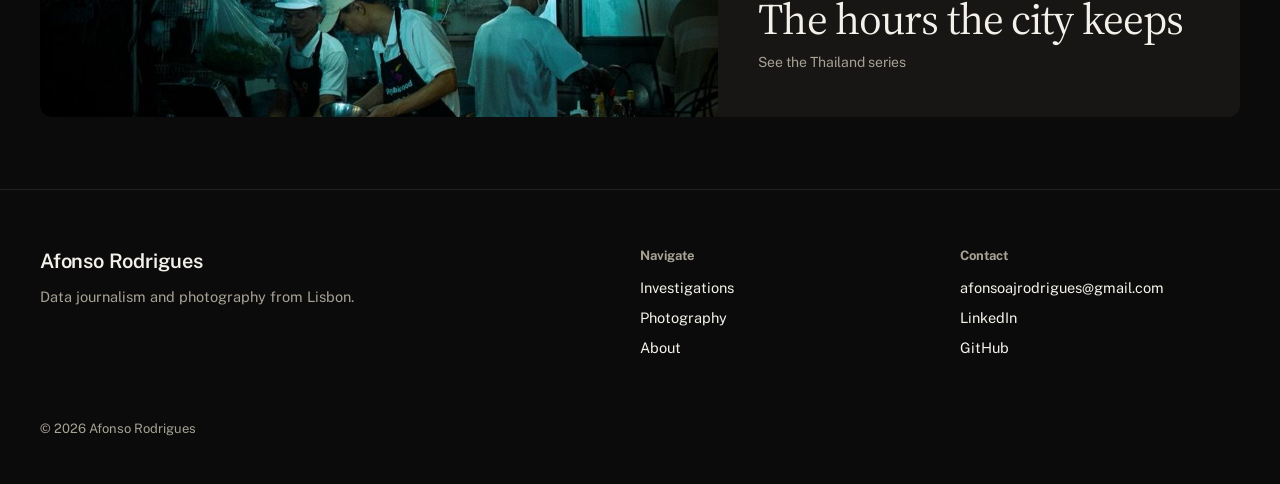
<file: photography.html>
<!DOCTYPE html>
<html lang="en">
<head>
  <meta charset="utf-8">
  <meta name="viewport" content="width=device-width, initial-scale=1">
  <script>(function(){try{var t=localStorage.getItem('ar-theme');if(!t){t=matchMedia('(prefers-color-scheme: dark)').matches?'dark':'light';}document.documentElement.setAttribute('data-theme',t);var f=localStorage.getItem('ar-fs');if(f)document.documentElement.style.setProperty('--fs',f);}catch(e){}})();</script>
  <title>Photography — Documentary Work by Afonso Rodrigues</title>
  <meta name="description" content="Documentary photography by Afonso Rodrigues: series shot in Lisbon, Istanbul, Coimbra and Thailand. Slow, returning work — the same places and hours, revisited.">
  <link rel="canonical" href="https://afonsoajrodrigues.com/photography.html">
  <link rel="alternate" hreflang="en" href="https://afonsoajrodrigues.com/photography.html">
  <link rel="alternate" hreflang="pt-PT" href="https://afonsoajrodrigues.com/pt/photography.html">
  <link rel="alternate" hreflang="x-default" href="https://afonsoajrodrigues.com/photography.html">
  <meta property="og:type" content="website">
  <meta property="og:site_name" content="Afonso Rodrigues">
  <meta property="og:locale" content="en_US">
  <meta property="og:locale:alternate" content="pt_PT">
  <meta property="og:url" content="https://afonsoajrodrigues.com/photography.html">
  <meta property="og:title" content="Photography — Documentary Work by Afonso Rodrigues">
  <meta property="og:description" content="Documentary photography by Afonso Rodrigues: series shot in Lisbon, Istanbul, Coimbra and Thailand. Slow, returning work — the same places and hours, revisited.">
  <meta property="og:image" content="https://afonsoajrodrigues.com/images/Lisbon/IMG_7823.JPG">
  <meta name="twitter:card" content="summary_large_image">
  <meta name="twitter:title" content="Photography — Documentary Work by Afonso Rodrigues">
  <meta name="twitter:description" content="Documentary photography by Afonso Rodrigues: series shot in Lisbon, Istanbul, Coimbra and Thailand. Slow, returning work — the same places and hours, revisited.">
  <meta name="twitter:image" content="https://afonsoajrodrigues.com/images/Lisbon/IMG_7823.JPG">
  <link rel="preconnect" href="https://fonts.googleapis.com">
  <link rel="preconnect" href="https://fonts.gstatic.com" crossorigin>
  <link href="https://fonts.googleapis.com/css2?family=Literata:ital,opsz,wght@0,7..72,400..700;1,7..72,400..700&family=Source+Serif+4:ital,opsz,wght@0,8..60,400..700;1,8..60,400..700&family=Public+Sans:wght@400..700&display=swap" rel="stylesheet">
  <link rel="icon" href="/favicon.svg" type="image/svg+xml">
  <link rel="icon" href="/favicon-32.png" sizes="32x32" type="image/png">
  <link rel="apple-touch-icon" href="/apple-touch-icon.png">
  <meta name="theme-color" content="#ffffff">
  <link rel="stylesheet" href="/style.css">
</head>
<body>

<a href="#main" class="skip-link">Skip to content</a>

<header class="site-header">
  <div class="header-inner">
    <div class="header-left">
      <a href="/" class="wordmark-block"><span class="wordmark">Afonso Rodrigues</span><span class="wordmark-tag">Data journalist, Lisbon</span></a>
      <nav class="main-nav" aria-label="Primary">
        <a href="/investigations.html">Investigations</a>
        <a href="/photography.html" class="is-current" aria-current="page">Photography</a>
        <a href="/about.html">About</a>
      </nav>
    </div>
    <div class="header-controls">
      <a class="lang-link" href="/pt/photography.html" hreflang="pt-PT" lang="pt-PT" aria-label="PT, ler em português">PT</a>
      <button type="button" class="ctrl-btn" data-theme-toggle aria-pressed="false" aria-label="Toggle dark mode"><svg class="theme-icon-light" viewBox="0 0 24 24" fill="none" stroke="currentColor" stroke-width="2" stroke-linecap="round" aria-hidden="true"><path d="M21 12.8A9 9 0 1 1 11.2 3a7 7 0 0 0 9.8 9.8z"/></svg><svg class="theme-icon-dark" viewBox="0 0 24 24" fill="none" stroke="currentColor" stroke-width="2" stroke-linecap="round" aria-hidden="true"><circle cx="12" cy="12" r="4"/><path d="M12 2v2M12 20v2M4.9 4.9l1.4 1.4M17.7 17.7l1.4 1.4M2 12h2M20 12h2M4.9 19.1l1.4-1.4M17.7 6.3l1.4-1.4"/></svg></button>
    </div>
  </div>
</header>

<main id="main">

  <div class="page-header">
    <div class="page-header-inner">
      <h1 class="page-title">Photography</h1>
    </div>
  </div>

  <section class="gallery-section">
    <p class="gallery-intro">Documentary photographs from Lisbon, Istanbul, Coimbra and Thailand, made over repeated visits to the same streets.</p>
    <nav class="series-jump" aria-label="Jump to a series">
      <a href="#lisbon">Lisbon</a>
      <a href="#istanbul">Istanbul</a>
      <a href="#coimbra">Coimbra</a>
      <a href="#thailand">Thailand</a>
    </nav>
  </section>

  <!-- ── Série: Lisboa ── -->
  <section class="series-section" id="lisbon">
    <div class="series-header" onclick="toggleSeries(this)">
      <div>
        <h2 class="series-title"><em>Lisbon, 2025</em></h2>
      </div>
      <button class="series-toggle-btn" aria-expanded="true" aria-controls="series-body-lisbon" aria-label="Toggle collection"><svg viewBox="0 0 16 16" fill="none" stroke="currentColor" stroke-width="1.6" stroke-linecap="round" stroke-linejoin="round" aria-hidden="true"><path d="M3.5 6l4.5 4.5L12.5 6"/></svg></button>
    </div>
    <div class="series-body" id="series-body-lisbon">
      <div class="location-group">
        <div class="contact-grid">

          <figure class="contact-item"
            data-lightbox="/images/Lisbon/IMG_6710.JPG"
            data-alt="Narrow street between tiled buildings near Rossio, Lisbon"
            data-caption="Lisbon, 2025">
            <div class="contact-img-wrap">
              <img src="/images/Lisbon/IMG_6710-900w.jpg" srcset="/images/Lisbon/IMG_6710-480w.jpg 480w, /images/Lisbon/IMG_6710-900w.jpg 900w, /images/Lisbon/IMG_6710-1400w.jpg 1400w" sizes="(max-width: 900px) 100vw, 800px" alt="Narrow street between tiled buildings near Rossio, Lisbon" style="object-position:50% 70%;" loading="lazy">
            </div>
          </figure>

          <figure class="contact-item"
            data-lightbox="/images/Lisbon/IMG_6753.JPG"
            data-alt="Tram tracks down a sunlit street toward the Tagus, Lisbon"
            data-caption="Lisbon, 2025">
            <div class="contact-img-wrap">
              <img src="/images/Lisbon/IMG_6753-900w.jpg" srcset="/images/Lisbon/IMG_6753-480w.jpg 480w, /images/Lisbon/IMG_6753-900w.jpg 900w, /images/Lisbon/IMG_6753-1400w.jpg 1400w" sizes="(max-width: 560px) calc(100vw - 32px), (max-width: 900px) calc(50vw - 27px), min(33vw, 390px)" alt="Tram tracks down a sunlit street toward the Tagus, Lisbon" style="object-position:50% 45%;" loading="lazy">
            </div>
          </figure>

          <figure class="contact-item"
            data-lightbox="/images/Lisbon/IMG_6792.JPG"
            data-alt="Street between yellow buildings in Lisbon's Baixa district"
            data-caption="Lisbon, 2025">
            <div class="contact-img-wrap">
              <img src="/images/Lisbon/IMG_6792-900w.jpg" srcset="/images/Lisbon/IMG_6792-480w.jpg 480w, /images/Lisbon/IMG_6792-900w.jpg 900w, /images/Lisbon/IMG_6792-1400w.jpg 1400w" sizes="(max-width: 560px) calc(100vw - 32px), (max-width: 900px) calc(50vw - 27px), min(33vw, 390px)" alt="Street between yellow buildings in Lisbon's Baixa district" style="object-position:50% 45%;" loading="lazy">
            </div>
          </figure>

          <figure class="contact-item"
            data-lightbox="/images/Lisbon/IMG_6828.JPG"
            data-alt="Vintage tram passing arcaded buildings in Praça do Comércio, Lisbon"
            data-caption="Lisbon, 2025">
            <div class="contact-img-wrap">
              <img src="/images/Lisbon/IMG_6828-900w.jpg" srcset="/images/Lisbon/IMG_6828-480w.jpg 480w, /images/Lisbon/IMG_6828-900w.jpg 900w, /images/Lisbon/IMG_6828-1400w.jpg 1400w" sizes="(max-width: 560px) calc(100vw - 32px), (max-width: 900px) calc(50vw - 27px), min(33vw, 390px)" alt="Vintage tram passing arcaded buildings in Praça do Comércio, Lisbon" style="object-position:30% 50%;" loading="lazy">
            </div>
          </figure>

          <figure class="contact-item"
            data-lightbox="/images/Lisbon/IMG_6864.JPG"
            data-alt="A man reading by the Tagus riverfront, Lisbon"
            data-caption="Lisbon, 2025">
            <div class="contact-img-wrap">
              <img src="/images/Lisbon/IMG_6864-900w.jpg" srcset="/images/Lisbon/IMG_6864-480w.jpg 480w, /images/Lisbon/IMG_6864-900w.jpg 900w, /images/Lisbon/IMG_6864-1400w.jpg 1400w" sizes="(max-width: 560px) calc(100vw - 32px), (max-width: 900px) calc(50vw - 27px), min(33vw, 390px)" alt="A man reading by the Tagus riverfront, Lisbon" style="object-position:40% 75%;" loading="lazy">
            </div>
          </figure>

          <figure class="contact-item"
            data-lightbox="/images/Lisbon/IMG_7030.JPG"
            data-alt="Lisbon rooftops seen through a chain-link fence at dusk"
            data-caption="Lisbon, 2025">
            <div class="contact-img-wrap">
              <img src="/images/Lisbon/IMG_7030-900w.jpg" srcset="/images/Lisbon/IMG_7030-480w.jpg 480w, /images/Lisbon/IMG_7030-900w.jpg 900w, /images/Lisbon/IMG_7030-1400w.jpg 1400w" sizes="(max-width: 560px) calc(100vw - 32px), (max-width: 900px) calc(50vw - 27px), min(33vw, 390px)" alt="Lisbon rooftops seen through a chain-link fence at dusk" style="object-position:50% 45%;" loading="lazy">
            </div>
          </figure>

          <figure class="contact-item"
            data-lightbox="/images/Lisbon/IMG_7823.JPG"
            data-alt="Reflection of Cristo Rei in a tram window at sunset, Lisbon"
            data-caption="Lisbon, 2025">
            <div class="contact-img-wrap">
              <img src="/images/Lisbon/IMG_7823-900w.jpg" srcset="/images/Lisbon/IMG_7823-480w.jpg 480w, /images/Lisbon/IMG_7823-900w.jpg 900w, /images/Lisbon/IMG_7823-1400w.jpg 1400w" sizes="(max-width: 560px) calc(100vw - 32px), (max-width: 900px) calc(50vw - 27px), min(33vw, 390px)" alt="Reflection of Cristo Rei in a tram window at sunset, Lisbon" style="object-position:42% 55%;" loading="lazy">
            </div>
          </figure>

          <figure class="contact-item"
            data-lightbox="/images/Lisbon/IMG_7834.JPG"
            data-alt="Silhouettes by the Tagus at sunset with the 25 de Abril bridge"
            data-caption="Lisbon, 2025">
            <div class="contact-img-wrap">
              <img src="/images/Lisbon/IMG_7834-900w.jpg" srcset="/images/Lisbon/IMG_7834-480w.jpg 480w, /images/Lisbon/IMG_7834-900w.jpg 900w, /images/Lisbon/IMG_7834-1400w.jpg 1400w" sizes="(max-width: 560px) calc(100vw - 32px), (max-width: 900px) calc(50vw - 27px), min(33vw, 390px)" alt="Silhouettes by the Tagus at sunset with the 25 de Abril bridge" style="object-position:50% 65%;" loading="lazy">
            </div>
          </figure>

          <figure class="contact-item"
            data-lightbox="/images/Lisbon/IMG_9480-2.jpg"
            data-alt="Yellow tram climbing a decorated street in Bica, Lisbon"
            data-caption="Lisbon, 2025">
            <div class="contact-img-wrap">
              <img src="/images/Lisbon/IMG_9480-2-900w.jpg" srcset="/images/Lisbon/IMG_9480-2-480w.jpg 480w, /images/Lisbon/IMG_9480-2-900w.jpg 900w" sizes="(max-width: 560px) calc(100vw - 32px), (max-width: 900px) calc(50vw - 27px), min(33vw, 390px)" alt="Yellow tram climbing a decorated street in Bica, Lisbon" style="object-position:50% 65%;" loading="lazy">
            </div>
          </figure>

          <figure class="contact-item"
            data-lightbox="/images/Lisbon/IMG_0303.jpg"
            data-alt="Quiet residential street in Lisbon"
            data-caption="Lisbon, 2025">
            <div class="contact-img-wrap">
              <img src="/images/Lisbon/IMG_0303-900w.jpg" srcset="/images/Lisbon/IMG_0303-480w.jpg 480w, /images/Lisbon/IMG_0303-900w.jpg 900w, /images/Lisbon/IMG_0303-1400w.jpg 1400w" sizes="(max-width: 560px) calc(100vw - 32px), (max-width: 900px) calc(50vw - 27px), min(33vw, 390px)" alt="Quiet residential street in Lisbon" style="object-position:50% 68%;" loading="lazy">
            </div>
          </figure>

          <figure class="contact-item"
            data-lightbox="/images/Lisbon/IMG_0982.jpg"
            data-alt="Repeating balconies on a yellow Lisbon facade"
            data-caption="Lisbon, 2025">
            <div class="contact-img-wrap">
              <img src="/images/Lisbon/IMG_0982-900w.jpg" srcset="/images/Lisbon/IMG_0982-480w.jpg 480w, /images/Lisbon/IMG_0982-900w.jpg 900w, /images/Lisbon/IMG_0982-1400w.jpg 1400w" sizes="(max-width: 560px) calc(100vw - 32px), (max-width: 900px) calc(50vw - 27px), min(33vw, 390px)" alt="Repeating balconies on a yellow Lisbon facade" style="object-position:50% 40%;" loading="lazy">
            </div>
          </figure>

        </div>
      </div>
    </div>
  </section>

  <!-- ── Série: Istambul ── -->
  <section class="series-section" id="istanbul">
    <div class="series-header" onclick="toggleSeries(this)">
      <div>
        <h2 class="series-title"><em>Istanbul, 2025</em></h2>
      </div>
      <button class="series-toggle-btn" aria-expanded="true" aria-controls="series-body-istanbul" aria-label="Toggle collection"><svg viewBox="0 0 16 16" fill="none" stroke="currentColor" stroke-width="1.6" stroke-linecap="round" stroke-linejoin="round" aria-hidden="true"><path d="M3.5 6l4.5 4.5L12.5 6"/></svg></button>
    </div>
    <div class="series-body" id="series-body-istanbul">
      <div class="location-group">
        <div class="contact-grid">

          <figure class="contact-item" data-lightbox="/images/Istambul/IMG_7965.jpg" data-alt="Night market street with a neon hotel sign, Istanbul" data-caption="Istanbul, 2025">
            <div class="contact-img-wrap"><img src="/images/Istambul/IMG_7965-900w.jpg" srcset="/images/Istambul/IMG_7965-480w.jpg 480w, /images/Istambul/IMG_7965-900w.jpg 900w, /images/Istambul/IMG_7965-1400w.jpg 1400w" sizes="(max-width: 900px) 100vw, 800px" alt="Night market street with a neon hotel sign, Istanbul" style="object-position:45% 75%;" loading="lazy"></div>
          </figure>

          <figure class="contact-item" data-lightbox="/images/Istambul/IMG_7992.jpg" data-alt="Street vendor grilling corn at night, Istanbul" data-caption="Istanbul, 2025">
            <div class="contact-img-wrap"><img src="/images/Istambul/IMG_7992-900w.jpg" srcset="/images/Istambul/IMG_7992-480w.jpg 480w, /images/Istambul/IMG_7992-900w.jpg 900w, /images/Istambul/IMG_7992-1400w.jpg 1400w" sizes="(max-width: 560px) calc(100vw - 32px), (max-width: 900px) calc(50vw - 27px), min(33vw, 390px)" alt="Street vendor grilling corn at night, Istanbul" style="object-position:50% 60%;" loading="lazy"></div>
          </figure>

          <figure class="contact-item" data-lightbox="/images/Istambul/IMG_8030.jpg" data-alt="A calico cat beside a fountain, Istanbul" data-caption="Istanbul, 2025">
            <div class="contact-img-wrap"><img src="/images/Istambul/IMG_8030-900w.jpg" srcset="/images/Istambul/IMG_8030-480w.jpg 480w, /images/Istambul/IMG_8030-900w.jpg 900w, /images/Istambul/IMG_8030-1400w.jpg 1400w" sizes="(max-width: 560px) calc(100vw - 32px), (max-width: 900px) calc(50vw - 27px), min(33vw, 390px)" alt="A calico cat beside a fountain, Istanbul" style="object-position:55% 62%;" loading="lazy"></div>
          </figure>

          <figure class="contact-item" data-lightbox="/images/Istambul/IMG_8034.jpg" data-alt="Layered shopfront signs on a side street, Istanbul" data-caption="Istanbul, 2025">
            <div class="contact-img-wrap"><img src="/images/Istambul/IMG_8034-900w.jpg" srcset="/images/Istambul/IMG_8034-480w.jpg 480w, /images/Istambul/IMG_8034-900w.jpg 900w, /images/Istambul/IMG_8034-1400w.jpg 1400w" sizes="(max-width: 560px) calc(100vw - 32px), (max-width: 900px) calc(50vw - 27px), min(33vw, 390px)" alt="Layered shopfront signs on a side street, Istanbul" style="object-position:50% 40%;" loading="lazy"></div>
          </figure>

          <figure class="contact-item" data-lightbox="/images/Istambul/IMG_8199.jpg" data-alt="Domes of the Blue Mosque against a clear sky" data-caption="Istanbul, 2025">
            <div class="contact-img-wrap"><img src="/images/Istambul/IMG_8199-900w.jpg" srcset="/images/Istambul/IMG_8199-480w.jpg 480w, /images/Istambul/IMG_8199-900w.jpg 900w, /images/Istambul/IMG_8199-1400w.jpg 1400w" sizes="(max-width: 560px) calc(100vw - 32px), (max-width: 900px) calc(50vw - 27px), min(33vw, 390px)" alt="Domes of the Blue Mosque against a clear sky" style="object-position:50% 70%;" loading="lazy"></div>
          </figure>

          <figure class="contact-item" data-lightbox="/images/Istambul/IMG_8233.jpg" data-alt="Visitors beneath the arcades of the Blue Mosque courtyard" data-caption="Istanbul, 2025">
            <div class="contact-img-wrap"><img src="/images/Istambul/IMG_8233-900w.jpg" srcset="/images/Istambul/IMG_8233-480w.jpg 480w, /images/Istambul/IMG_8233-900w.jpg 900w, /images/Istambul/IMG_8233-1400w.jpg 1400w" sizes="(max-width: 560px) calc(100vw - 32px), (max-width: 900px) calc(50vw - 27px), min(33vw, 390px)" alt="Visitors beneath the arcades of the Blue Mosque courtyard" style="object-position:50% 55%;" loading="lazy"></div>
          </figure>

          <figure class="contact-item" data-lightbox="/images/Istambul/IMG_8303.jpg" data-alt="A pedestrian street between apartment blocks, Istanbul" data-caption="Istanbul, 2025">
            <div class="contact-img-wrap"><img src="/images/Istambul/IMG_8303-900w.jpg" srcset="/images/Istambul/IMG_8303-480w.jpg 480w, /images/Istambul/IMG_8303-900w.jpg 900w, /images/Istambul/IMG_8303-1400w.jpg 1400w" sizes="(max-width: 560px) calc(100vw - 32px), (max-width: 900px) calc(50vw - 27px), min(33vw, 390px)" alt="A pedestrian street between apartment blocks, Istanbul" style="object-position:50% 65%;" loading="lazy"></div>
          </figure>

          <figure class="contact-item" data-lightbox="/images/Istambul/IMG_8418.jpg" data-alt="A fruit and juice stall lit up at night, Istanbul" data-caption="Istanbul, 2025">
            <div class="contact-img-wrap"><img src="/images/Istambul/IMG_8418-900w.jpg" srcset="/images/Istambul/IMG_8418-480w.jpg 480w, /images/Istambul/IMG_8418-900w.jpg 900w, /images/Istambul/IMG_8418-1400w.jpg 1400w" sizes="(max-width: 560px) calc(100vw - 32px), (max-width: 900px) calc(50vw - 27px), min(33vw, 390px)" alt="A fruit and juice stall lit up at night, Istanbul" style="object-position:50% 60%;" loading="lazy"></div>
          </figure>

          <figure class="contact-item" data-lightbox="/images/Istambul/IMG_8570.jpg" data-alt="Empty seating on a Bosphorus ferry" data-caption="Istanbul, 2025">
            <div class="contact-img-wrap"><img src="/images/Istambul/IMG_8570-900w.jpg" srcset="/images/Istambul/IMG_8570-480w.jpg 480w, /images/Istambul/IMG_8570-900w.jpg 900w, /images/Istambul/IMG_8570-1400w.jpg 1400w" sizes="(max-width: 560px) calc(100vw - 32px), (max-width: 900px) calc(50vw - 27px), min(33vw, 390px)" alt="Empty seating on a Bosphorus ferry" style="object-position:45% 45%;" loading="lazy"></div>
          </figure>

        </div>
      </div>
    </div>
  </section>

  <!-- ── Série: Coimbra ── -->
  <section class="series-section" id="coimbra">
    <div class="series-header" onclick="toggleSeries(this)">
      <div>
        <h2 class="series-title"><em>Coimbra — Night Out, 2024</em></h2>
      </div>
      <button class="series-toggle-btn" aria-expanded="true" aria-controls="series-body-coimbra" aria-label="Toggle collection"><svg viewBox="0 0 16 16" fill="none" stroke="currentColor" stroke-width="1.6" stroke-linecap="round" stroke-linejoin="round" aria-hidden="true"><path d="M3.5 6l4.5 4.5L12.5 6"/></svg></button>
    </div>
    <div class="series-body" id="series-body-coimbra">
      <div class="location-group">
        <div class="contact-grid">

          <figure class="contact-item" data-lightbox="/images/Night-out-in-coimbra/IMG_0206.JPG" data-alt="The neon sign of Frankie bar on an empty street, Coimbra" data-caption="Coimbra, 2024">
            <div class="contact-img-wrap"><img src="/images/Night-out-in-coimbra/IMG_0206-900w.jpg" srcset="/images/Night-out-in-coimbra/IMG_0206-480w.jpg 480w, /images/Night-out-in-coimbra/IMG_0206-900w.jpg 900w, /images/Night-out-in-coimbra/IMG_0206-1400w.jpg 1400w" sizes="(max-width: 900px) 100vw, 800px" alt="The neon sign of Frankie bar on an empty street, Coimbra" style="object-position:45% 70%;" loading="lazy"></div>
          </figure>

          <figure class="contact-item" data-lightbox="/images/Night-out-in-coimbra/IMG_0303-1.jpg" data-alt="Streetlights glowing through fog, Coimbra" data-caption="Coimbra, 2024">
            <div class="contact-img-wrap"><img src="/images/Night-out-in-coimbra/IMG_0303-1-900w.jpg" srcset="/images/Night-out-in-coimbra/IMG_0303-1-480w.jpg 480w, /images/Night-out-in-coimbra/IMG_0303-1-900w.jpg 900w, /images/Night-out-in-coimbra/IMG_0303-1-1400w.jpg 1400w" sizes="(max-width: 560px) calc(100vw - 32px), (max-width: 900px) calc(50vw - 27px), min(33vw, 390px)" alt="Streetlights glowing through fog, Coimbra" style="object-position:50% 45%;" loading="lazy"></div>
          </figure>

          <figure class="contact-item" data-lightbox="/images/Night-out-in-coimbra/IMG_0321.jpg" data-alt="A figure walking through a foggy street, Coimbra" data-caption="Coimbra, 2024">
            <div class="contact-img-wrap"><img src="/images/Night-out-in-coimbra/IMG_0321-900w.jpg" srcset="/images/Night-out-in-coimbra/IMG_0321-480w.jpg 480w, /images/Night-out-in-coimbra/IMG_0321-900w.jpg 900w, /images/Night-out-in-coimbra/IMG_0321-1400w.jpg 1400w" sizes="(max-width: 560px) calc(100vw - 32px), (max-width: 900px) calc(50vw - 27px), min(33vw, 390px)" alt="A figure walking through a foggy street, Coimbra" style="object-position:50% 55%;" loading="lazy"></div>
          </figure>

          <figure class="contact-item" data-lightbox="/images/Night-out-in-coimbra/IMG_0325.jpg" data-alt="A moped waiting at a foggy junction, Coimbra" data-caption="Coimbra, 2024">
            <div class="contact-img-wrap"><img src="/images/Night-out-in-coimbra/IMG_0325-900w.jpg" srcset="/images/Night-out-in-coimbra/IMG_0325-480w.jpg 480w, /images/Night-out-in-coimbra/IMG_0325-900w.jpg 900w, /images/Night-out-in-coimbra/IMG_0325-1400w.jpg 1400w" sizes="(max-width: 560px) calc(100vw - 32px), (max-width: 900px) calc(50vw - 27px), min(33vw, 390px)" alt="A moped waiting at a foggy junction, Coimbra" style="object-position:55% 65%;" loading="lazy"></div>
          </figure>

          <figure class="contact-item" data-lightbox="/images/Night-out-in-coimbra/IMG_0358.JPG" data-alt="A figure waiting at a crosswalk in the fog, Coimbra" data-caption="Coimbra, 2024">
            <div class="contact-img-wrap"><img src="/images/Night-out-in-coimbra/IMG_0358-900w.jpg" srcset="/images/Night-out-in-coimbra/IMG_0358-480w.jpg 480w, /images/Night-out-in-coimbra/IMG_0358-900w.jpg 900w, /images/Night-out-in-coimbra/IMG_0358-1400w.jpg 1400w" sizes="(max-width: 560px) calc(100vw - 32px), (max-width: 900px) calc(50vw - 27px), min(33vw, 390px)" alt="A figure waiting at a crosswalk in the fog, Coimbra" style="object-position:60% 60%;" loading="lazy"></div>
          </figure>

        </div>
      </div>
    </div>
  </section>

  <!-- ── Série: Tailândia ── -->
  <section class="series-section" id="thailand">
    <div class="series-header" onclick="toggleSeries(this)">
      <div>
        <h2 class="series-title"><em>Thailand, 2025</em></h2>
      </div>
      <button class="series-toggle-btn" aria-expanded="true" aria-controls="series-body-thailand" aria-label="Toggle collection"><svg viewBox="0 0 16 16" fill="none" stroke="currentColor" stroke-width="1.6" stroke-linecap="round" stroke-linejoin="round" aria-hidden="true"><path d="M3.5 6l4.5 4.5L12.5 6"/></svg></button>
    </div>
    <div class="series-body" id="series-body-thailand">

    <!-- Bangkok -->
    <div class="location-group">
      <div class="location-label">Bangkok</div>
      <div class="contact-grid">

        <figure class="contact-item"
          data-lightbox="/images/thailand/bangkok/night-kitchens.jpg"
          data-alt="Night Kitchens"
          data-caption="Night Kitchens, Yaowarat, Bangkok, 2025">
          <div class="contact-img-wrap">
            <img src="/images/thailand/bangkok/night-kitchens-900w.jpg" srcset="/images/thailand/bangkok/night-kitchens-480w.jpg 480w, /images/thailand/bangkok/night-kitchens-900w.jpg 900w" sizes="(max-width: 900px) 100vw, 800px" alt="Night Kitchens" style="object-position:50% 30%;" loading="lazy">
          </div>
          <p class="contact-desc">After dark, Chinatown’s lanes become a chain of lit rooms feeding the city until dawn.</p>
        </figure>

        <figure class="contact-item"
          data-lightbox="/images/thailand/bangkok/wat-pho-rooflines.jpg"
          data-alt="Wat Pho"
          data-caption="Wat Pho, Bangkok, 2025">
          <div class="contact-img-wrap">
            <img src="/images/thailand/bangkok/wat-pho-rooflines-900w.jpg" srcset="/images/thailand/bangkok/wat-pho-rooflines-480w.jpg 480w, /images/thailand/bangkok/wat-pho-rooflines-900w.jpg 900w, /images/thailand/bangkok/wat-pho-rooflines-1400w.jpg 1400w" sizes="(max-width: 560px) calc(100vw - 32px), (max-width: 900px) calc(50vw - 27px), min(33vw, 390px)" alt="Wat Pho rooflines" style="object-position:50% 55%;" loading="lazy">
          </div>
          <p class="contact-desc">Layered rooflines and mosaic chedis at Wat Pho under a cloudless morning sky.</p>
        </figure>

        <figure class="contact-item"
          data-lightbox="/images/thailand/bangkok/temple-gardener.jpg"
          data-alt="Temple gardener"
          data-caption="Wat Pho, Bangkok, 2025">
          <div class="contact-img-wrap">
            <img src="/images/thailand/bangkok/temple-gardener-900w.jpg" srcset="/images/thailand/bangkok/temple-gardener-480w.jpg 480w, /images/thailand/bangkok/temple-gardener-900w.jpg 900w, /images/thailand/bangkok/temple-gardener-1400w.jpg 1400w" sizes="(max-width: 560px) calc(100vw - 32px), (max-width: 900px) calc(50vw - 27px), min(33vw, 390px)" alt="Temple gardener" style="object-position:50% 40%;" loading="lazy">
          </div>
          <p class="contact-desc">A gardener sweeps between palms as a temple spire rises above the grounds.</p>
        </figure>

        <figure class="contact-item"
          data-lightbox="/images/thailand/bangkok/tuk-tuk-old-town.jpg"
          data-alt="Tuk-tuk, Old Town"
          data-caption="Old Town, Bangkok, 2025">
          <div class="contact-img-wrap">
            <img src="/images/thailand/bangkok/tuk-tuk-old-town-900w.jpg" srcset="/images/thailand/bangkok/tuk-tuk-old-town-480w.jpg 480w, /images/thailand/bangkok/tuk-tuk-old-town-900w.jpg 900w" sizes="(max-width: 560px) calc(100vw - 32px), (max-width: 900px) calc(50vw - 27px), min(33vw, 390px)" alt="Tuk-tuk, Old Town Bangkok" style="object-position:60% 50%;" loading="lazy">
          </div>
          <p class="contact-desc">A tuk-tuk idles near the riverfront as Bangkok’s old town stretches behind.</p>
        </figure>

        <figure class="contact-item"
          data-lightbox="/images/thailand/bangkok/pavement-welder.jpg"
          data-alt="Pavement welder"
          data-caption="Bangkok, 2025">
          <div class="contact-img-wrap">
            <img src="/images/thailand/bangkok/pavement-welder-900w.jpg" srcset="/images/thailand/bangkok/pavement-welder-480w.jpg 480w, /images/thailand/bangkok/pavement-welder-900w.jpg 900w, /images/thailand/bangkok/pavement-welder-1400w.jpg 1400w" sizes="(max-width: 560px) calc(100vw - 32px), (max-width: 900px) calc(50vw - 27px), min(33vw, 390px)" alt="Pavement welder at night" style="object-position:50% 45%;" loading="lazy">
          </div>
          <p class="contact-desc">Welding sparks light a backstreet pavement late at night.</p>
        </figure>

        <figure class="contact-item"
          data-lightbox="/images/thailand/bangkok/atm-midnight.jpg"
          data-alt="ATM at midnight"
          data-caption="Bangkok, 2025">
          <div class="contact-img-wrap">
            <img src="/images/thailand/bangkok/atm-midnight-900w.jpg" srcset="/images/thailand/bangkok/atm-midnight-480w.jpg 480w, /images/thailand/bangkok/atm-midnight-900w.jpg 900w, /images/thailand/bangkok/atm-midnight-1400w.jpg 1400w" sizes="(max-width: 560px) calc(100vw - 32px), (max-width: 900px) calc(50vw - 27px), min(33vw, 390px)" alt="ATM at midnight" style="object-position:50% 40%;" loading="lazy">
          </div>
          <p class="contact-desc">A motorcyclist stops at a KBank ATM — the only green light on a dark street past midnight.</p>
        </figure>

        <figure class="contact-item"
          data-lightbox="/images/thailand/bangkok/sidewalk-encounter.jpg"
          data-alt="Sidewalk encounter"
          data-caption="Bangkok, 2025">
          <div class="contact-img-wrap">
            <img src="/images/thailand/bangkok/sidewalk-encounter-900w.jpg" srcset="/images/thailand/bangkok/sidewalk-encounter-480w.jpg 480w, /images/thailand/bangkok/sidewalk-encounter-900w.jpg 900w, /images/thailand/bangkok/sidewalk-encounter-1400w.jpg 1400w" sizes="(max-width: 560px) calc(100vw - 32px), (max-width: 900px) calc(50vw - 27px), min(33vw, 390px)" alt="Sidewalk encounter" style="object-position:50% 40%;" loading="lazy">
          </div>
          <p class="contact-desc">Two people share a pavement moment as a taxi waits at the corner.</p>
        </figure>

      </div>
    </div>

    <!-- Chiang Mai -->
    <div class="location-group">
      <div class="location-label">Chiang Mai</div>
      <div class="contact-grid">

        <figure class="contact-item"
          data-lightbox="/images/thailand/chiang-mai/above-the-haze.jpg"
          data-alt="Above the Haze"
          data-caption="Above the Haze, Doi Suthep, Chiang Mai, 2025">
          <div class="contact-img-wrap">
            <img src="/images/thailand/chiang-mai/above-the-haze-900w.jpg" srcset="/images/thailand/chiang-mai/above-the-haze-480w.jpg 480w, /images/thailand/chiang-mai/above-the-haze-900w.jpg 900w" sizes="(max-width: 900px) 100vw, 800px" alt="Above the Haze" style="object-position:55% 45%;" loading="lazy">
          </div>
          <p class="contact-desc">A quiet hour at Doi Suthep, looking down on a valley the season keeps half-hidden.</p>
        </figure>

        <figure class="contact-item"
          data-lightbox="/images/thailand/chiang-mai/nimman-at-dusk.jpg"
          data-alt="Nimman Road at dusk"
          data-caption="Nimman Road, Chiang Mai, 2025">
          <div class="contact-img-wrap">
            <img src="/images/thailand/chiang-mai/nimman-at-dusk-900w.jpg" srcset="/images/thailand/chiang-mai/nimman-at-dusk-480w.jpg 480w, /images/thailand/chiang-mai/nimman-at-dusk-900w.jpg 900w, /images/thailand/chiang-mai/nimman-at-dusk-1400w.jpg 1400w" sizes="(max-width: 560px) calc(100vw - 32px), (max-width: 900px) calc(50vw - 27px), min(33vw, 390px)" alt="Nimman Road at dusk" style="object-position:50% 45%;" loading="lazy">
          </div>
          <p class="contact-desc">Nimman Road stretches toward Doi Suthep as the last light drains from the sky.</p>
        </figure>

        <figure class="contact-item"
          data-lightbox="/images/thailand/chiang-mai/warorot-afternoon.jpg"
          data-alt="Warorot Market"
          data-caption="Warorot Market, Chiang Mai, 2025">
          <div class="contact-img-wrap">
            <img src="/images/thailand/chiang-mai/warorot-afternoon-900w.jpg" srcset="/images/thailand/chiang-mai/warorot-afternoon-480w.jpg 480w, /images/thailand/chiang-mai/warorot-afternoon-900w.jpg 900w, /images/thailand/chiang-mai/warorot-afternoon-1400w.jpg 1400w" sizes="(max-width: 560px) calc(100vw - 32px), (max-width: 900px) calc(50vw - 27px), min(33vw, 390px)" alt="Warorot Market" style="object-position:50% 50%;" loading="lazy">
          </div>
          <p class="contact-desc">Afternoon light cuts through the textile stalls at Warorot Market.</p>
        </figure>

      </div>
    </div>

    <!-- Damnoen Saduak -->
    <div class="location-group">
      <div class="location-label">Damnoen Saduak</div>
      <div class="contact-grid">

        <figure class="contact-item"
          data-lightbox="/images/thailand/damnoen-saduak/canal-at-noon.jpg"
          data-alt="Damnoen Saduak floating market"
          data-caption="Damnoen Saduak, 2025">
          <div class="contact-img-wrap">
            <img src="/images/thailand/damnoen-saduak/canal-at-noon-900w.jpg" srcset="/images/thailand/damnoen-saduak/canal-at-noon-480w.jpg 480w, /images/thailand/damnoen-saduak/canal-at-noon-900w.jpg 900w, /images/thailand/damnoen-saduak/canal-at-noon-1400w.jpg 1400w" sizes="(max-width: 900px) 100vw, 800px" alt="Damnoen Saduak floating market" style="object-position:50% 55%;" loading="lazy">
          </div>
          <p class="contact-desc">A rower guides her boat into the heart of Damnoen Saduak floating market.</p>
        </figure>

        <figure class="contact-item"
          data-lightbox="/images/thailand/damnoen-saduak/afternoon-boats.jpg"
          data-alt="Afternoon boats"
          data-caption="Damnoen Saduak, 2025">
          <div class="contact-img-wrap">
            <img src="/images/thailand/damnoen-saduak/afternoon-boats-900w.jpg" srcset="/images/thailand/damnoen-saduak/afternoon-boats-480w.jpg 480w, /images/thailand/damnoen-saduak/afternoon-boats-900w.jpg 900w, /images/thailand/damnoen-saduak/afternoon-boats-1400w.jpg 1400w" sizes="(max-width: 560px) calc(100vw - 32px), (max-width: 900px) calc(50vw - 27px), min(33vw, 390px)" alt="Afternoon boats on the canal" style="object-position:50% 55%;" loading="lazy">
          </div>
          <p class="contact-desc">Vendor boats queue beneath a canal bridge as the afternoon heat settles.</p>
        </figure>

        <figure class="contact-item"
          data-lightbox="/images/thailand/damnoen-saduak/vendor-portrait.jpg"
          data-alt="Vendor portrait"
          data-caption="Damnoen Saduak, 2025">
          <div class="contact-img-wrap">
            <img src="/images/thailand/damnoen-saduak/vendor-portrait-900w.jpg" srcset="/images/thailand/damnoen-saduak/vendor-portrait-480w.jpg 480w, /images/thailand/damnoen-saduak/vendor-portrait-900w.jpg 900w, /images/thailand/damnoen-saduak/vendor-portrait-1400w.jpg 1400w" sizes="(max-width: 560px) calc(100vw - 32px), (max-width: 900px) calc(50vw - 27px), min(33vw, 390px)" alt="Market vendor portrait" style="object-position:50% 35%;" loading="lazy">
          </div>
          <p class="contact-desc">A market vendor rests between sales, her face half-shadowed by a wide-brimmed hat.</p>
        </figure>

      </div>
    </div>

    <!-- Maeklong -->
    <div class="location-group">
      <div class="location-label">Maeklong</div>
      <div class="contact-grid">

        <figure class="contact-item"
          data-lightbox="/images/thailand/maeklong/train-arrives-day.jpg"
          data-alt="Train through Maeklong market"
          data-caption="Maeklong Railway Market, 2025">
          <div class="contact-img-wrap">
            <img src="/images/thailand/maeklong/train-arrives-day-900w.jpg" srcset="/images/thailand/maeklong/train-arrives-day-480w.jpg 480w, /images/thailand/maeklong/train-arrives-day-900w.jpg 900w, /images/thailand/maeklong/train-arrives-day-1400w.jpg 1400w" sizes="(max-width: 900px) 100vw, 800px" alt="Train through Maeklong market" style="object-position:50% 45%;" loading="lazy">
          </div>
          <p class="contact-desc">Tourists press back against the stalls as the daily train pushes through Maeklong market.</p>
        </figure>

        <figure class="contact-item"
          data-lightbox="/images/thailand/maeklong/train-arrives-dusk.jpg"
          data-alt="Train through Maeklong market at dusk"
          data-caption="Maeklong Railway Market, 2025">
          <div class="contact-img-wrap">
            <img src="/images/thailand/maeklong/train-arrives-dusk-900w.jpg" srcset="/images/thailand/maeklong/train-arrives-dusk-480w.jpg 480w, /images/thailand/maeklong/train-arrives-dusk-900w.jpg 900w, /images/thailand/maeklong/train-arrives-dusk-1400w.jpg 1400w" sizes="(max-width: 560px) calc(100vw - 32px), (max-width: 900px) calc(50vw - 27px), min(33vw, 390px)" alt="Train through Maeklong market at dusk" style="object-position:50% 45%;" loading="lazy">
          </div>
          <p class="contact-desc">The same ritual repeated at dusk — the market folding, the train arriving out of the haze.</p>
        </figure>

      </div>
    </div>
    </div><!-- /series-body -->
  </section>

  <section class="essay-section">
    <a class="essay-panel" href="#thailand">
      <div class="essay-img-wrap"><img src="/images/thailand/bangkok/night-kitchens-900w.jpg" srcset="/images/thailand/bangkok/night-kitchens-480w.jpg 480w, /images/thailand/bangkok/night-kitchens-900w.jpg 900w" sizes="(max-width: 900px) 100vw, 50vw" alt="Cooks working at the night kitchens on Yaowarat Road, Bangkok" loading="lazy"></div>
      <div class="essay-caption">
        <div class="essay-label">Featured photo essay</div>
        <div class="essay-bottom">
          <h2 class="essay-title">The hours the city keeps</h2>
          <span class="essay-cta">See the Thailand series</span>
        </div>
      </div>
    </a>
  </section>

</main>

<footer class="site-footer">
  <div class="footer-grid">
    <div class="footer-brand">
      <span class="footer-wordmark">Afonso Rodrigues</span>
      <span class="footer-blurb">Data journalism and photography from Lisbon.</span>
    </div>
    <div class="footer-col">
      <span class="footer-heading">Navigate</span>
      <a href="/investigations.html">Investigations</a>
      <a href="/photography.html">Photography</a>
      <a href="/about.html">About</a>
    </div>
    <div class="footer-col">
      <span class="footer-heading">Contact</span>
      <a href="mailto:afonsoajrodrigues@gmail.com">afonsoajrodrigues@gmail.com</a>
      <a href="https://www.linkedin.com/in/afonsoajrodrigues/" target="_blank" rel="noopener">LinkedIn</a>
      <a href="https://github.com/afonsoajrodrigues" target="_blank" rel="noopener">GitHub</a>
    </div>
  </div>
  <p class="footer-legal">© 2026 Afonso Rodrigues</p>
</footer>

<!-- Lightbox -->
<div id="lightbox" class="lightbox" role="dialog" aria-modal="true" aria-label="Photo viewer">
  <button class="lightbox-close" id="lightbox-close" type="button">Close</button>
  <button class="lightbox-nav lightbox-nav--prev" id="lightbox-prev" type="button" aria-label="Previous photo"><svg viewBox="0 0 24 24" aria-hidden="true"><path d="M15 5l-7 7 7 7"/></svg></button>
  <figure class="lightbox-figure">
    <img id="lightbox-img" class="lightbox-img" alt="">
    <figcaption class="lightbox-caption"><span id="lightbox-caption"></span> <span id="lightbox-count" class="lightbox-count" aria-live="polite"></span></figcaption>
  </figure>
  <button class="lightbox-nav lightbox-nav--next" id="lightbox-next" type="button" aria-label="Next photo"><svg viewBox="0 0 24 24" aria-hidden="true"><path d="M9 5l7 7-7 7"/></svg></button>
</div>

<script src="/js/chrome.js"></script>
<script src="/js/gallery.js"></script>
</body>
</html>
</file>
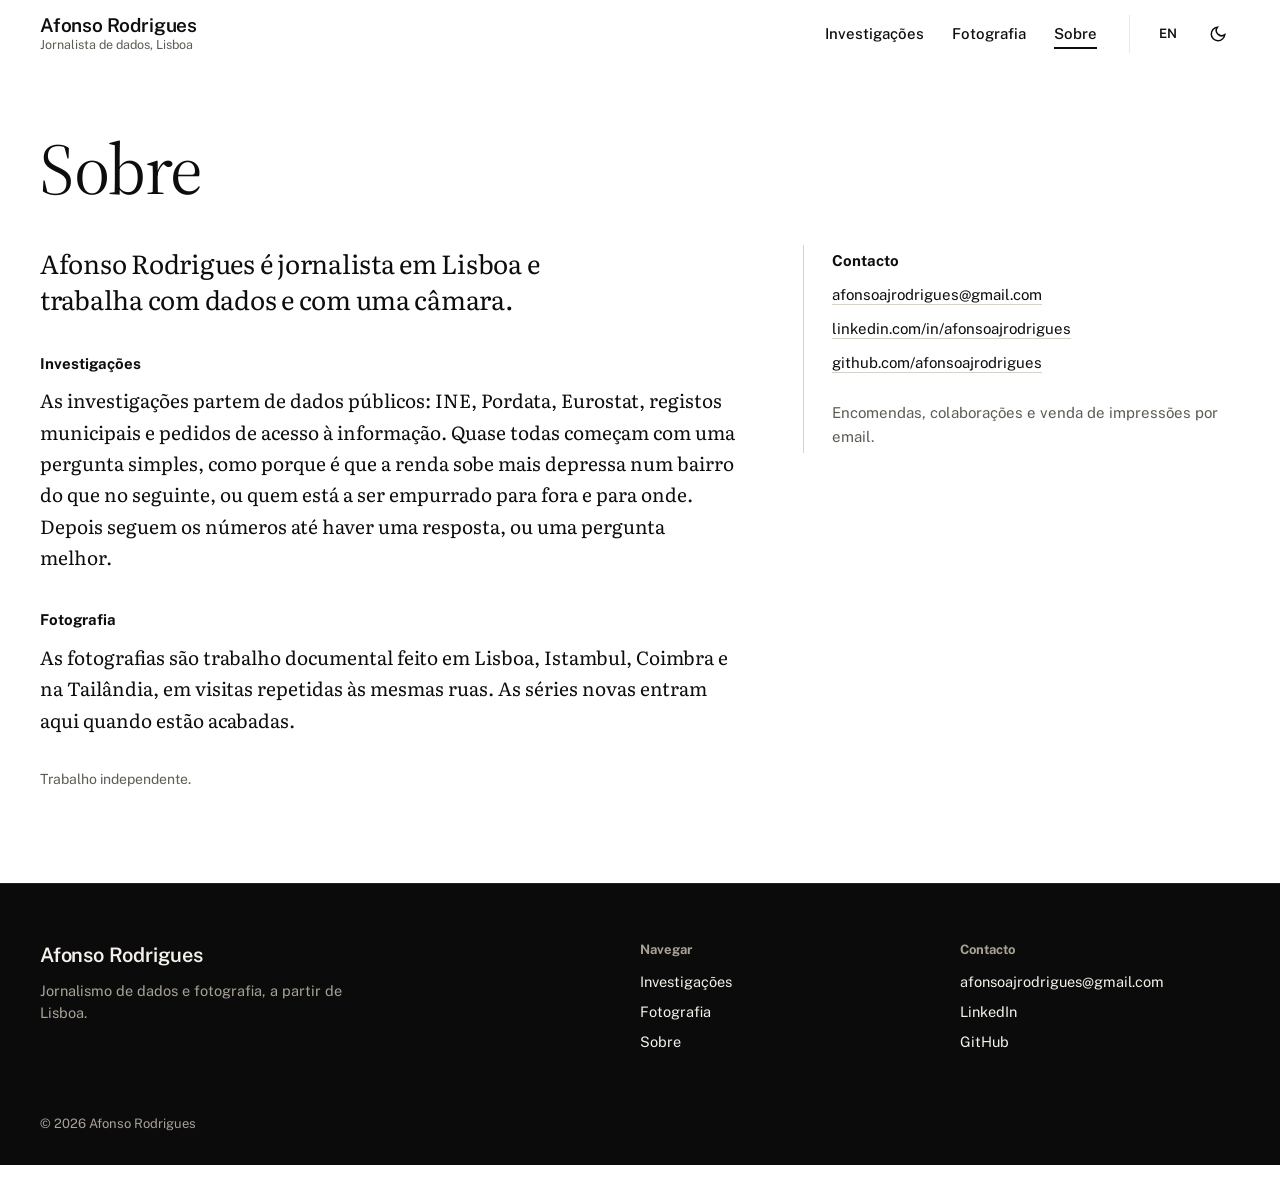
<file: pt/about.html>
<!DOCTYPE html>
<html lang="pt-PT">
<head>
  <meta charset="utf-8">
  <meta name="viewport" content="width=device-width, initial-scale=1">
  <script>(function(){try{var t=localStorage.getItem('ar-theme');if(!t){t=matchMedia('(prefers-color-scheme: dark)').matches?'dark':'light';}document.documentElement.setAttribute('data-theme',t);var f=localStorage.getItem('ar-fs');if(f)document.documentElement.style.setProperty('--fs',f);}catch(e){}})();</script>
  <title>Sobre — Afonso Rodrigues, Jornalista de Dados &amp; Fotógrafo Documental</title>
  <meta name="description" content="Afonso Rodrigues é um jornalista de dados e fotógrafo documental português, sediado em Lisboa, a trabalhar em investigações de dados públicos e ensaios fotográficos em todo o mundo.">
  <link rel="canonical" href="https://afonsoajrodrigues.com/pt/about.html">
  <link rel="alternate" hreflang="en" href="https://afonsoajrodrigues.com/about.html">
  <link rel="alternate" hreflang="pt-PT" href="https://afonsoajrodrigues.com/pt/about.html">
  <link rel="alternate" hreflang="x-default" href="https://afonsoajrodrigues.com/about.html">
  <meta property="og:type" content="profile">
  <meta property="og:site_name" content="Afonso Rodrigues">
  <meta property="og:locale" content="pt_PT">
  <meta property="og:locale:alternate" content="en_US">
  <meta property="og:url" content="https://afonsoajrodrigues.com/pt/about.html">
  <meta property="og:title" content="Sobre — Afonso Rodrigues, Jornalista de Dados &amp; Fotógrafo Documental">
  <meta property="og:description" content="Afonso Rodrigues é um jornalista de dados e fotógrafo documental português, sediado em Lisboa, a trabalhar em investigações de dados públicos e ensaios fotográficos em todo o mundo.">
  <meta property="og:image" content="https://afonsoajrodrigues.com/images/Lisbon/IMG_7823.JPG">
  <meta name="twitter:card" content="summary_large_image">
  <meta name="twitter:title" content="Sobre — Afonso Rodrigues, Jornalista de Dados &amp; Fotógrafo Documental">
  <meta name="twitter:description" content="Afonso Rodrigues é um jornalista de dados e fotógrafo documental português, sediado em Lisboa, a trabalhar em investigações de dados públicos e ensaios fotográficos em todo o mundo.">
  <meta name="twitter:image" content="https://afonsoajrodrigues.com/images/Lisbon/IMG_7823.JPG">
  <link rel="preconnect" href="https://fonts.googleapis.com">
  <link rel="preconnect" href="https://fonts.gstatic.com" crossorigin>
  <link href="https://fonts.googleapis.com/css2?family=Literata:ital,opsz,wght@0,7..72,400..700;1,7..72,400..700&family=Source+Serif+4:ital,opsz,wght@0,8..60,400..700;1,8..60,400..700&family=Public+Sans:wght@400..700&display=swap" rel="stylesheet">
  <link rel="icon" href="/favicon.svg" type="image/svg+xml">
  <link rel="icon" href="/favicon-32.png" sizes="32x32" type="image/png">
  <link rel="apple-touch-icon" href="/apple-touch-icon.png">
  <meta name="theme-color" content="#ffffff">
  <link rel="stylesheet" href="/style.css">
  <script type="application/ld+json">
  {
    "@context": "https://schema.org",
    "@type": "Person",
    "name": "Afonso Rodrigues",
    "url": "https://afonsoajrodrigues.com/pt/about.html",
    "jobTitle": ["Jornalista de Dados", "Fotógrafo Documental"],
    "email": "mailto:afonsoajrodrigues@gmail.com",
    "address": { "@type": "PostalAddress", "addressLocality": "Lisboa", "addressCountry": "PT" },
    "sameAs": ["https://www.linkedin.com/in/afonsoajrodrigues/", "https://github.com/afonsoajrodrigues"]
  }
  </script>
</head>
<body>

<a href="#main" class="skip-link">Saltar para o conteúdo</a>

<header class="site-header">
  <div class="header-inner">
    <div class="header-left">
      <a href="/pt/" class="wordmark-block"><span class="wordmark">Afonso Rodrigues</span><span class="wordmark-tag">Jornalista de dados, Lisboa</span></a>
      <nav class="main-nav" aria-label="Principal">
        <a href="/pt/investigations.html">Investigações</a>
        <a href="/pt/photography.html">Fotografia</a>
        <a href="/pt/about.html" class="is-current" aria-current="page">Sobre</a>
      </nav>
    </div>
    <div class="header-controls">
      <a class="lang-link" href="/about.html" hreflang="en" lang="en" aria-label="EN, read in English">EN</a>
      <button type="button" class="ctrl-btn" data-theme-toggle aria-pressed="false" aria-label="Alternar modo escuro"><svg class="theme-icon-light" viewBox="0 0 24 24" fill="none" stroke="currentColor" stroke-width="2" stroke-linecap="round" aria-hidden="true"><path d="M21 12.8A9 9 0 1 1 11.2 3a7 7 0 0 0 9.8 9.8z"/></svg><svg class="theme-icon-dark" viewBox="0 0 24 24" fill="none" stroke="currentColor" stroke-width="2" stroke-linecap="round" aria-hidden="true"><circle cx="12" cy="12" r="4"/><path d="M12 2v2M12 20v2M4.9 4.9l1.4 1.4M17.7 17.7l1.4 1.4M2 12h2M20 12h2M4.9 19.1l1.4-1.4M17.7 6.3l1.4-1.4"/></svg></button>
    </div>
  </div>
</header>

<main id="main">

  <div class="page-header">
    <div class="page-header-inner">
      <h1 class="page-title">Sobre</h1>
    </div>
  </div>

  <section class="about-section">
    <div class="about-grid">
      <div class="about-text">
        <p class="about-lead">Afonso Rodrigues é jornalista em Lisboa e trabalha com dados e com uma câmara.</p>

        <h2 class="about-subhead">Investigações</h2>
        <p>As investigações partem de dados públicos: INE, Pordata, Eurostat, registos municipais e pedidos de acesso à informação. Quase todas começam com uma pergunta simples, como porque é que a renda sobe mais depressa num bairro do que no seguinte, ou quem está a ser empurrado para fora e para onde. Depois seguem os números até haver uma resposta, ou uma pergunta melhor.</p>

        <h2 class="about-subhead">Fotografia</h2>
        <p>As fotografias são trabalho documental feito em Lisboa, Istambul, Coimbra e na Tailândia, em visitas repetidas às mesmas ruas. As séries novas entram aqui quando estão acabadas.</p>

        <p class="muted-text" style="margin-top:32px;">Trabalho independente.</p>
      </div>
      <div class="contact-block">
        <p class="accent-text upper">Contacto</p>
        <p><a href="mailto:afonsoajrodrigues@gmail.com" class="link-underline">afonsoajrodrigues@gmail.com</a></p>
        <p><a href="https://www.linkedin.com/in/afonsoajrodrigues/" target="_blank" rel="noopener" class="link-underline">linkedin.com/in/afonsoajrodrigues</a></p>
        <p><a href="https://github.com/afonsoajrodrigues" target="_blank" rel="noopener" class="link-underline">github.com/afonsoajrodrigues</a></p>
        <p class="muted-text" style="margin-top:16px;">Encomendas, colaborações e venda de impressões por email.</p>
      </div>
    </div>
  </section>

</main>

<footer class="site-footer">
  <div class="footer-grid">
    <div class="footer-brand">
      <span class="footer-wordmark">Afonso Rodrigues</span>
      <span class="footer-blurb">Jornalismo de dados e fotografia, a partir de Lisboa.</span>
    </div>
    <div class="footer-col">
      <span class="footer-heading">Navegar</span>
      <a href="/pt/investigations.html">Investigações</a>
      <a href="/pt/photography.html">Fotografia</a>
      <a href="/pt/about.html">Sobre</a>
    </div>
    <div class="footer-col">
      <span class="footer-heading">Contacto</span>
      <a href="mailto:afonsoajrodrigues@gmail.com">afonsoajrodrigues@gmail.com</a>
      <a href="https://www.linkedin.com/in/afonsoajrodrigues/" target="_blank" rel="noopener">LinkedIn</a>
      <a href="https://github.com/afonsoajrodrigues" target="_blank" rel="noopener">GitHub</a>
    </div>
  </div>
  <p class="footer-legal">© 2026 Afonso Rodrigues</p>
</footer>

<script src="/js/chrome.js"></script>
</body>
</html>
</file>
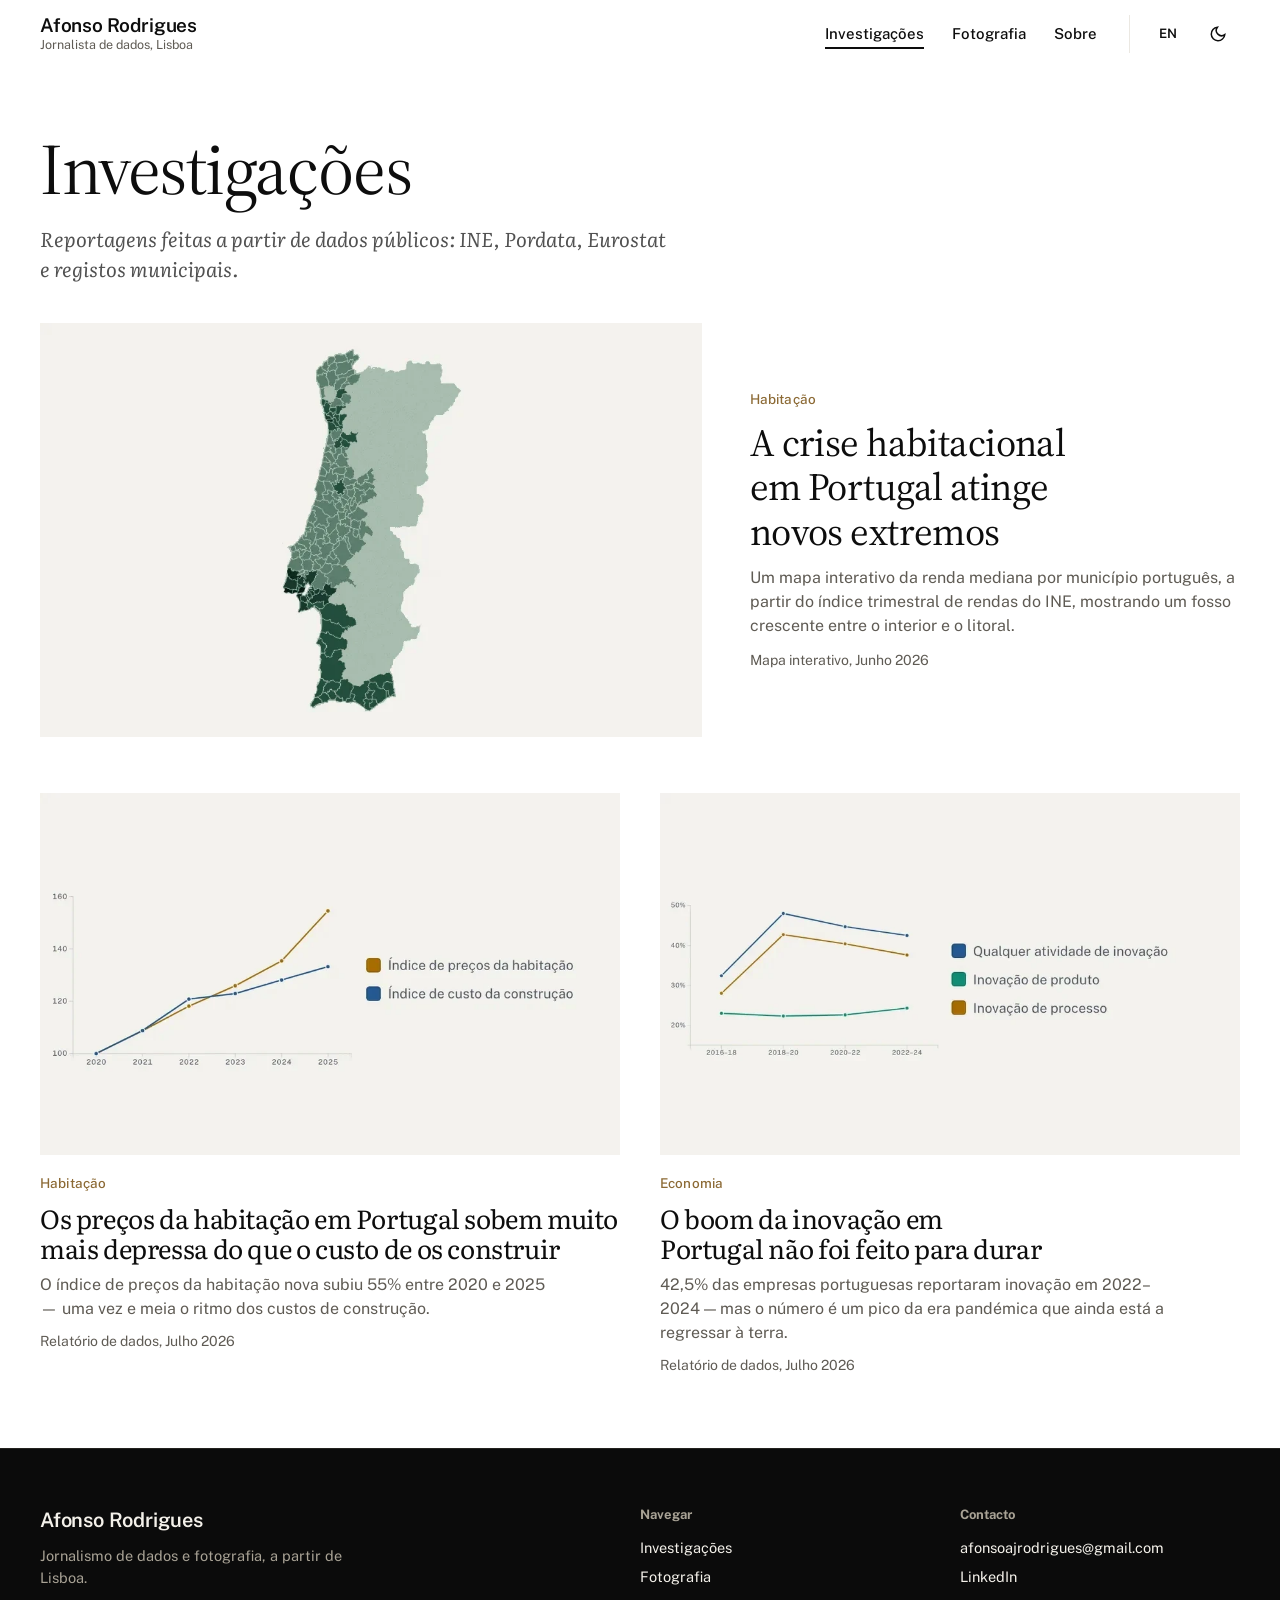
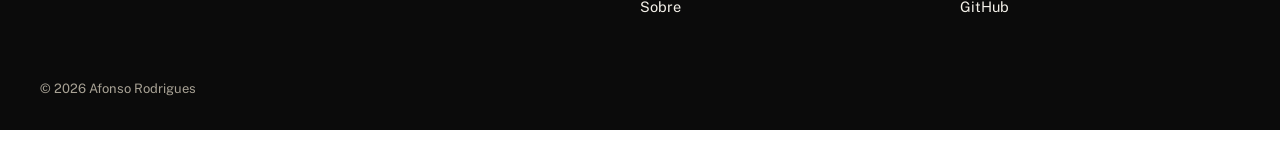
<file: pt/investigations.html>
<!DOCTYPE html>
<html lang="pt-PT">
<head>
  <meta charset="utf-8">
  <meta name="viewport" content="width=device-width, initial-scale=1">
  <script>(function(){try{var t=localStorage.getItem('ar-theme');if(!t){t=matchMedia('(prefers-color-scheme: dark)').matches?'dark':'light';}document.documentElement.setAttribute('data-theme',t);var f=localStorage.getItem('ar-fs');if(f)document.documentElement.style.setProperty('--fs',f);}catch(e){}})();</script>
  <title>Investigações — Jornalismo de Dados sobre Habitação e Economia em Portugal</title>
  <meta name="description" content="Investigações baseadas em dados por Afonso Rodrigues: porque é que os preços da habitação sobem mais depressa do que os custos de construção, o boom da inovação e a crise habitacional mapeada por município.">
  <link rel="canonical" href="https://afonsoajrodrigues.com/pt/investigations.html">
  <link rel="alternate" hreflang="en" href="https://afonsoajrodrigues.com/investigations.html">
  <link rel="alternate" hreflang="pt-PT" href="https://afonsoajrodrigues.com/pt/investigations.html">
  <link rel="alternate" hreflang="x-default" href="https://afonsoajrodrigues.com/investigations.html">
  <meta property="og:type" content="website">
  <meta property="og:site_name" content="Afonso Rodrigues">
  <meta property="og:locale" content="pt_PT">
  <meta property="og:locale:alternate" content="en_US">
  <meta property="og:url" content="https://afonsoajrodrigues.com/pt/investigations.html">
  <meta property="og:title" content="Investigações — Jornalismo de Dados sobre Habitação e Economia em Portugal">
  <meta property="og:description" content="Investigações baseadas em dados por Afonso Rodrigues: porque é que os preços da habitação sobem mais depressa do que os custos de construção, o boom da inovação e a crise habitacional mapeada por município.">
  <meta property="og:image" content="https://afonsoajrodrigues.com/images/og/investigations-index-pt.png">
  <meta property="og:image:width" content="1200">
  <meta property="og:image:height" content="630">
  <meta name="twitter:card" content="summary_large_image">
  <meta name="twitter:title" content="Investigações — Jornalismo de Dados sobre Habitação e Economia em Portugal">
  <meta name="twitter:description" content="Investigações baseadas em dados por Afonso Rodrigues: porque é que os preços da habitação sobem mais depressa do que os custos de construção, o boom da inovação e a crise habitacional mapeada por município.">
  <meta name="twitter:image" content="https://afonsoajrodrigues.com/images/og/investigations-index-pt.png">
  <link rel="preconnect" href="https://fonts.googleapis.com">
  <link rel="preconnect" href="https://fonts.gstatic.com" crossorigin>
  <link href="https://fonts.googleapis.com/css2?family=Literata:ital,opsz,wght@0,7..72,400..700;1,7..72,400..700&family=Source+Serif+4:ital,opsz,wght@0,8..60,400..700;1,8..60,400..700&family=Public+Sans:wght@400..700&display=swap" rel="stylesheet">
  <link rel="icon" href="/favicon.svg" type="image/svg+xml">
  <link rel="icon" href="/favicon-32.png" sizes="32x32" type="image/png">
  <link rel="apple-touch-icon" href="/apple-touch-icon.png">
  <meta name="theme-color" content="#ffffff">
  <link rel="stylesheet" href="/style.css">
</head>
<body>

<a href="#main" class="skip-link">Saltar para o conteúdo</a>

<header class="site-header">
  <div class="header-inner">
    <div class="header-left">
      <a href="/pt/" class="wordmark-block"><span class="wordmark">Afonso Rodrigues</span><span class="wordmark-tag">Jornalista de dados, Lisboa</span></a>
      <nav class="main-nav" aria-label="Principal">
        <a href="/pt/investigations.html" class="is-current" aria-current="page">Investigações</a>
        <a href="/pt/photography.html">Fotografia</a>
        <a href="/pt/about.html">Sobre</a>
      </nav>
    </div>
    <div class="header-controls">
      <a class="lang-link" href="/investigations.html" hreflang="en" lang="en" aria-label="EN, read in English">EN</a>
      <button type="button" class="ctrl-btn" data-theme-toggle aria-pressed="false" aria-label="Alternar modo escuro"><svg class="theme-icon-light" viewBox="0 0 24 24" fill="none" stroke="currentColor" stroke-width="2" stroke-linecap="round" aria-hidden="true"><path d="M21 12.8A9 9 0 1 1 11.2 3a7 7 0 0 0 9.8 9.8z"/></svg><svg class="theme-icon-dark" viewBox="0 0 24 24" fill="none" stroke="currentColor" stroke-width="2" stroke-linecap="round" aria-hidden="true"><circle cx="12" cy="12" r="4"/><path d="M12 2v2M12 20v2M4.9 4.9l1.4 1.4M17.7 17.7l1.4 1.4M2 12h2M20 12h2M4.9 19.1l1.4-1.4M17.7 6.3l1.4-1.4"/></svg></button>
    </div>
  </div>
</header>

<main id="main">

  <div class="page-header">
    <div class="page-header-inner">
      <h1 class="page-title">Investigações</h1>
      <p class="page-dek">Reportagens feitas a partir de dados públicos: INE, Pordata, Eurostat e registos municipais.</p>
    </div>
  </div>

  <section class="desk-section">
    <div class="investigations-toolbar">
      <div class="toggle-group" role="tablist" aria-label="Filtrar por categoria" data-filter-tabs>
        <button type="button" class="toggle-btn is-active" data-filter-tab="all" role="tab" aria-selected="true">Todas</button>
        <button type="button" class="toggle-btn" data-filter-tab="housing" role="tab" aria-selected="false">Habitação</button>
        <button type="button" class="toggle-btn" data-filter-tab="economy" role="tab" aria-selected="false">Economia</button>
      </div>
      <input type="search" class="search-input" placeholder="Pesquisar investigações…" aria-label="Pesquisar investigações" data-investigations-search>
    </div>
    <div class="card-grid card-grid--2" data-investigations-list>
      <a href="/pt/investigations/housing-crisis.html" class="desk-card" data-category="housing" data-search="crise habitacional portugal renda mapa interativo município habitação">
        <div class="card-image"><img class="thumb-light" src="/images/thumbs/housing-crisis-pt-light.webp" width="900" height="562" alt="" loading="lazy" decoding="async"><img class="thumb-dark" src="/images/thumbs/housing-crisis-pt-dark.webp" width="900" height="562" alt="" loading="lazy" decoding="async"></div>
        <p class="kicker">Habitação</p>
        <h2 class="card-title">A crise habitacional em Portugal atinge novos <em>extremos</em></h2>
        <p class="card-dek">Um mapa interativo da renda mediana por município português, a partir do índice trimestral de rendas do INE, mostrando um fosso crescente entre o interior e o litoral.</p>
        <p class="card-meta">Mapa interativo, Junho 2026</p>
      </a>
      <a href="/pt/investigations/house-prices-vs-construction-costs.html" class="desk-card" data-category="housing" data-search="preços habitação portugal construção custos relatório dados">
        <div class="card-image"><img class="thumb-light" src="/images/thumbs/house-prices-vs-construction-costs-pt-light.webp" width="900" height="562" alt="" loading="lazy" decoding="async"><img class="thumb-dark" src="/images/thumbs/house-prices-vs-construction-costs-pt-dark.webp" width="900" height="562" alt="" loading="lazy" decoding="async"></div>
        <p class="kicker">Habitação</p>
        <h2 class="card-title">Os preços da habitação em Portugal sobem muito mais depressa do que o custo de os <em>construir</em></h2>
        <p class="card-dek">O índice de preços da habitação nova subiu 55% entre 2020 e 2025 — uma vez e meia o ritmo dos custos de construção.</p>
        <p class="card-meta">Relatório de dados, Julho 2026</p>
      </a>
      <a href="/pt/investigations/innovation-boom.html" class="desk-card" data-category="economy" data-search="boom inovação startups economia tecnologia relatório dados">
        <div class="card-image"><img class="thumb-light" src="/images/thumbs/innovation-boom-pt-light.webp" width="900" height="562" alt="" loading="lazy" decoding="async"><img class="thumb-dark" src="/images/thumbs/innovation-boom-pt-dark.webp" width="900" height="562" alt="" loading="lazy" decoding="async"></div>
        <p class="kicker">Economia</p>
        <h2 class="card-title">O boom da inovação em Portugal não foi feito para <em>durar</em></h2>
        <p class="card-dek">42,5% das empresas portuguesas reportaram inovação em 2022–2024 — mas o número é um pico da era pandémica que ainda está a regressar à terra.</p>
        <p class="card-meta">Relatório de dados, Julho 2026</p>
      </a>
    </div>
    <p class="fine-print" data-no-results hidden>Nenhuma investigação corresponde à tua pesquisa.</p>
  </section>

</main>

<footer class="site-footer">
  <div class="footer-grid">
    <div class="footer-brand">
      <span class="footer-wordmark">Afonso Rodrigues</span>
      <span class="footer-blurb">Jornalismo de dados e fotografia, a partir de Lisboa.</span>
    </div>
    <div class="footer-col">
      <span class="footer-heading">Navegar</span>
      <a href="/pt/investigations.html">Investigações</a>
      <a href="/pt/photography.html">Fotografia</a>
      <a href="/pt/about.html">Sobre</a>
    </div>
    <div class="footer-col">
      <span class="footer-heading">Contacto</span>
      <a href="mailto:afonsoajrodrigues@gmail.com">afonsoajrodrigues@gmail.com</a>
      <a href="https://www.linkedin.com/in/afonsoajrodrigues/" target="_blank" rel="noopener">LinkedIn</a>
      <a href="https://github.com/afonsoajrodrigues" target="_blank" rel="noopener">GitHub</a>
    </div>
  </div>
  <p class="footer-legal">© 2026 Afonso Rodrigues</p>
</footer>

<script src="/js/chrome.js"></script>
<script src="/js/investigations-filter.js"></script>
</body>
</html>
</file>
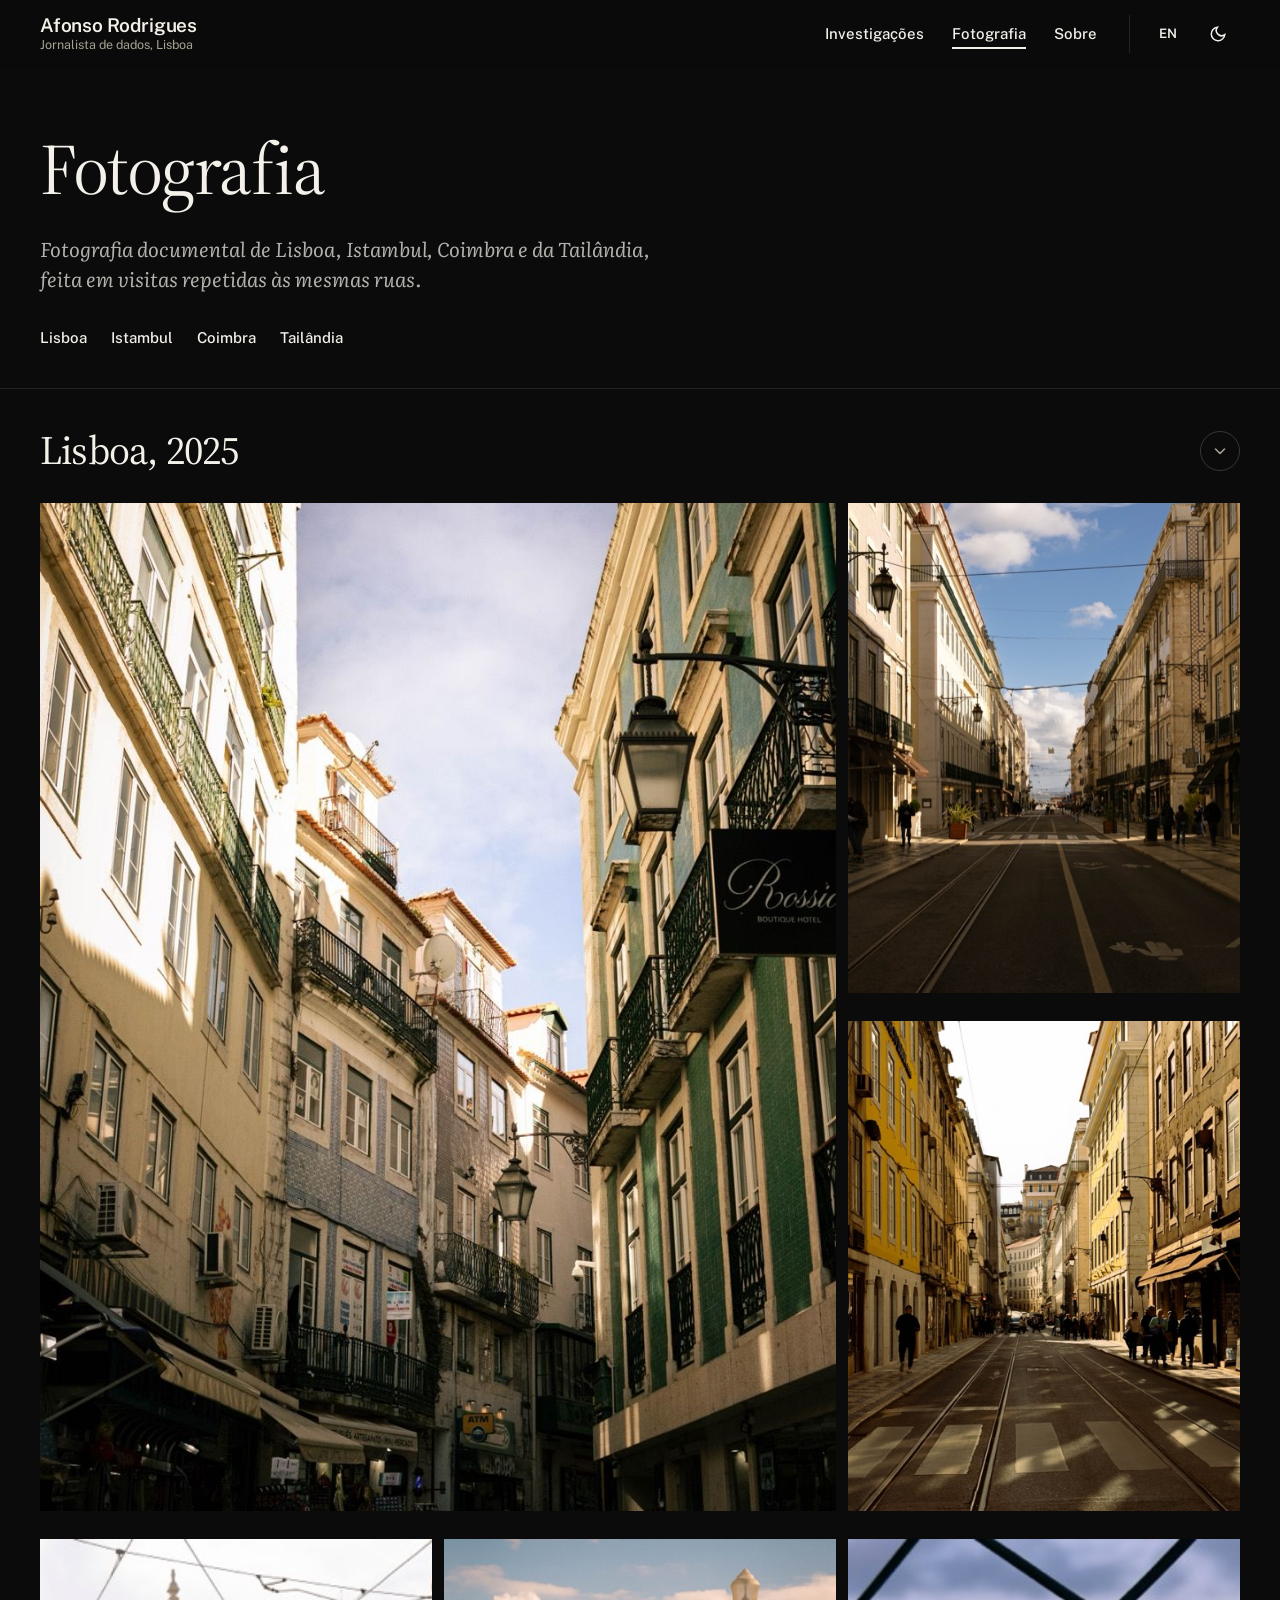
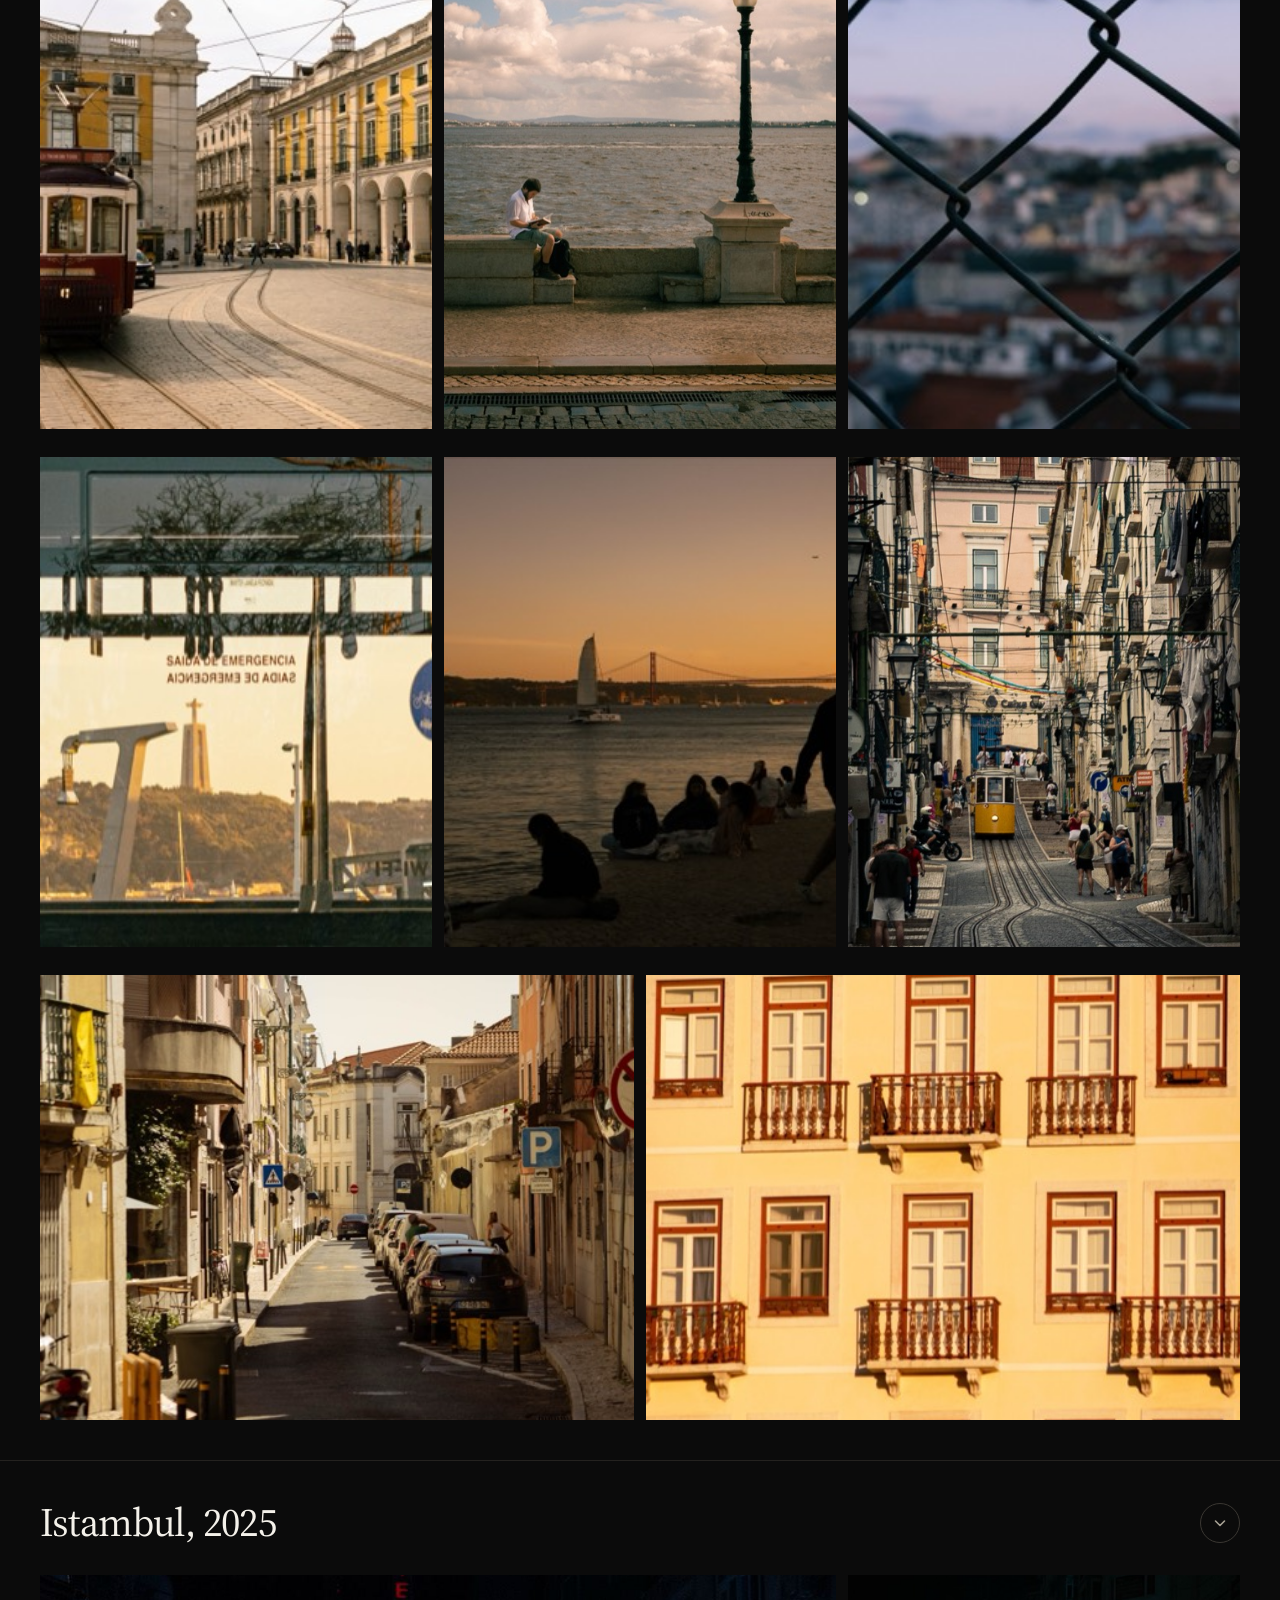
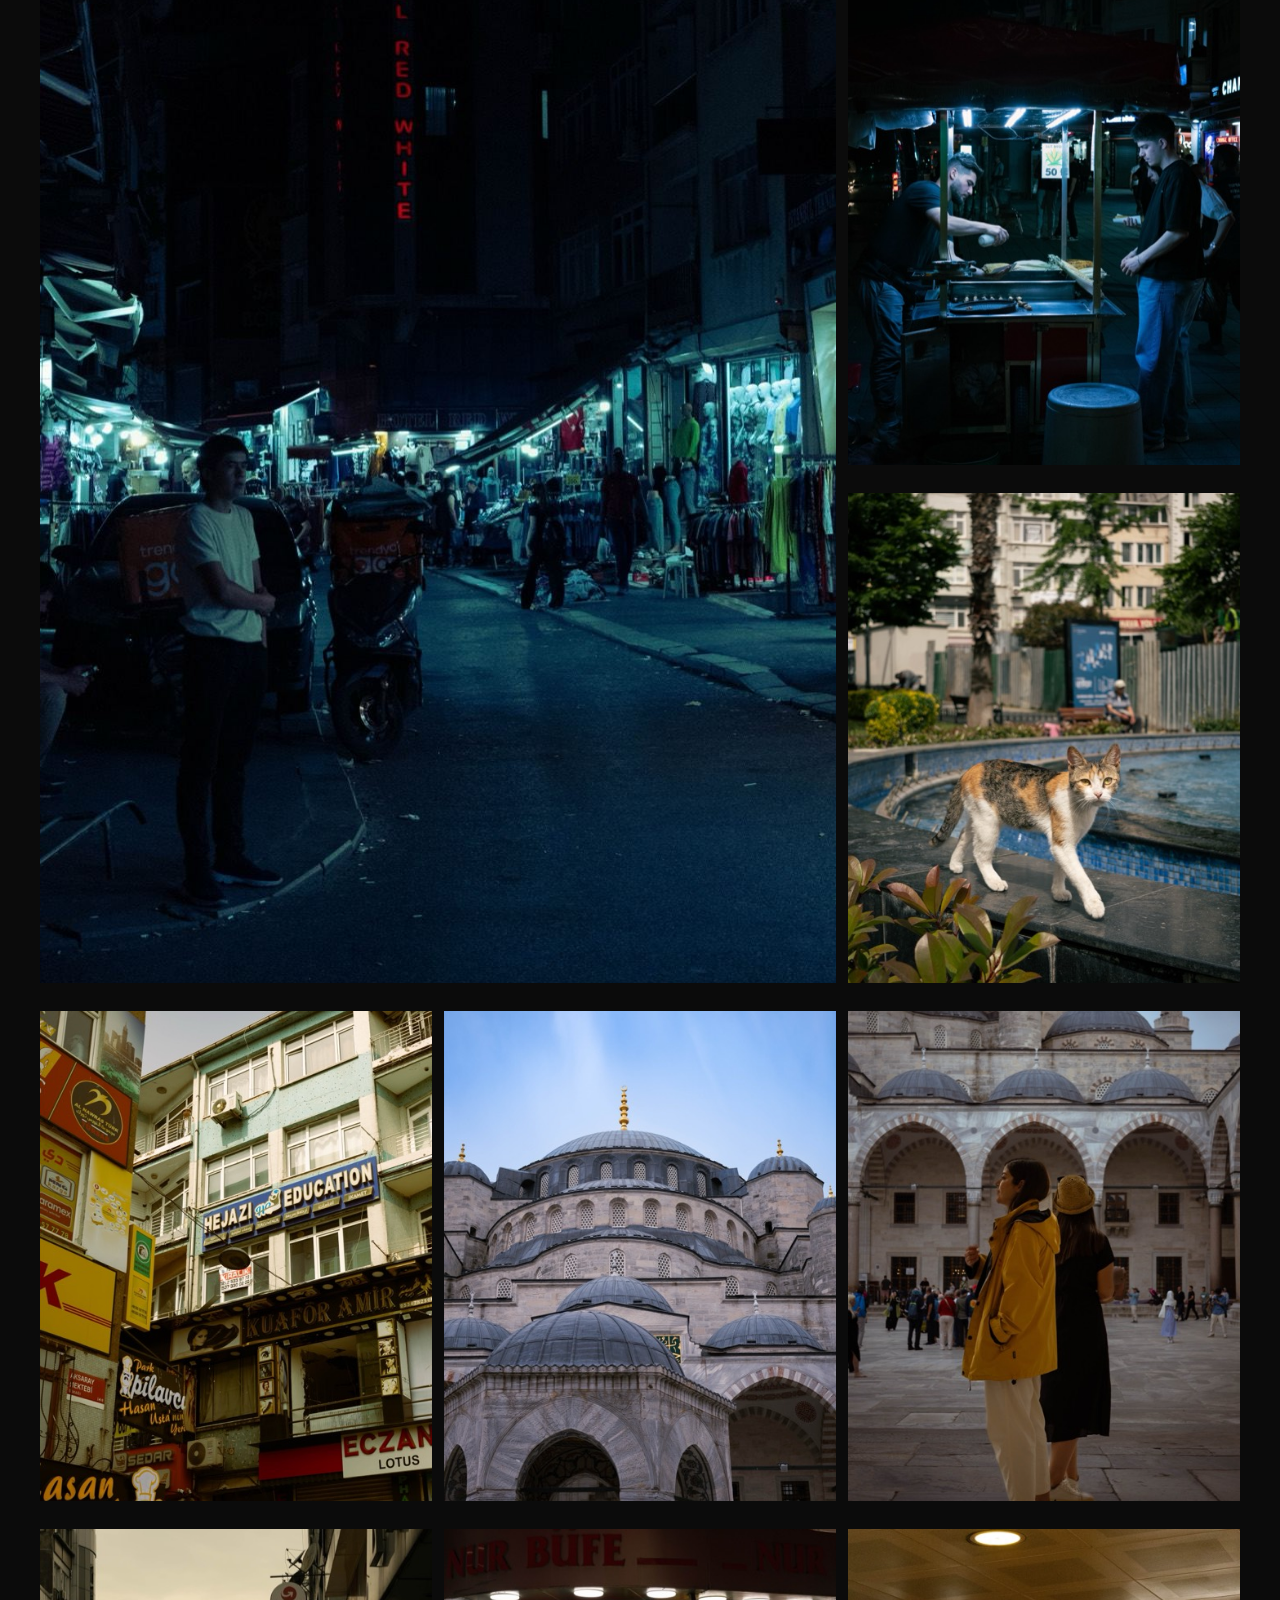
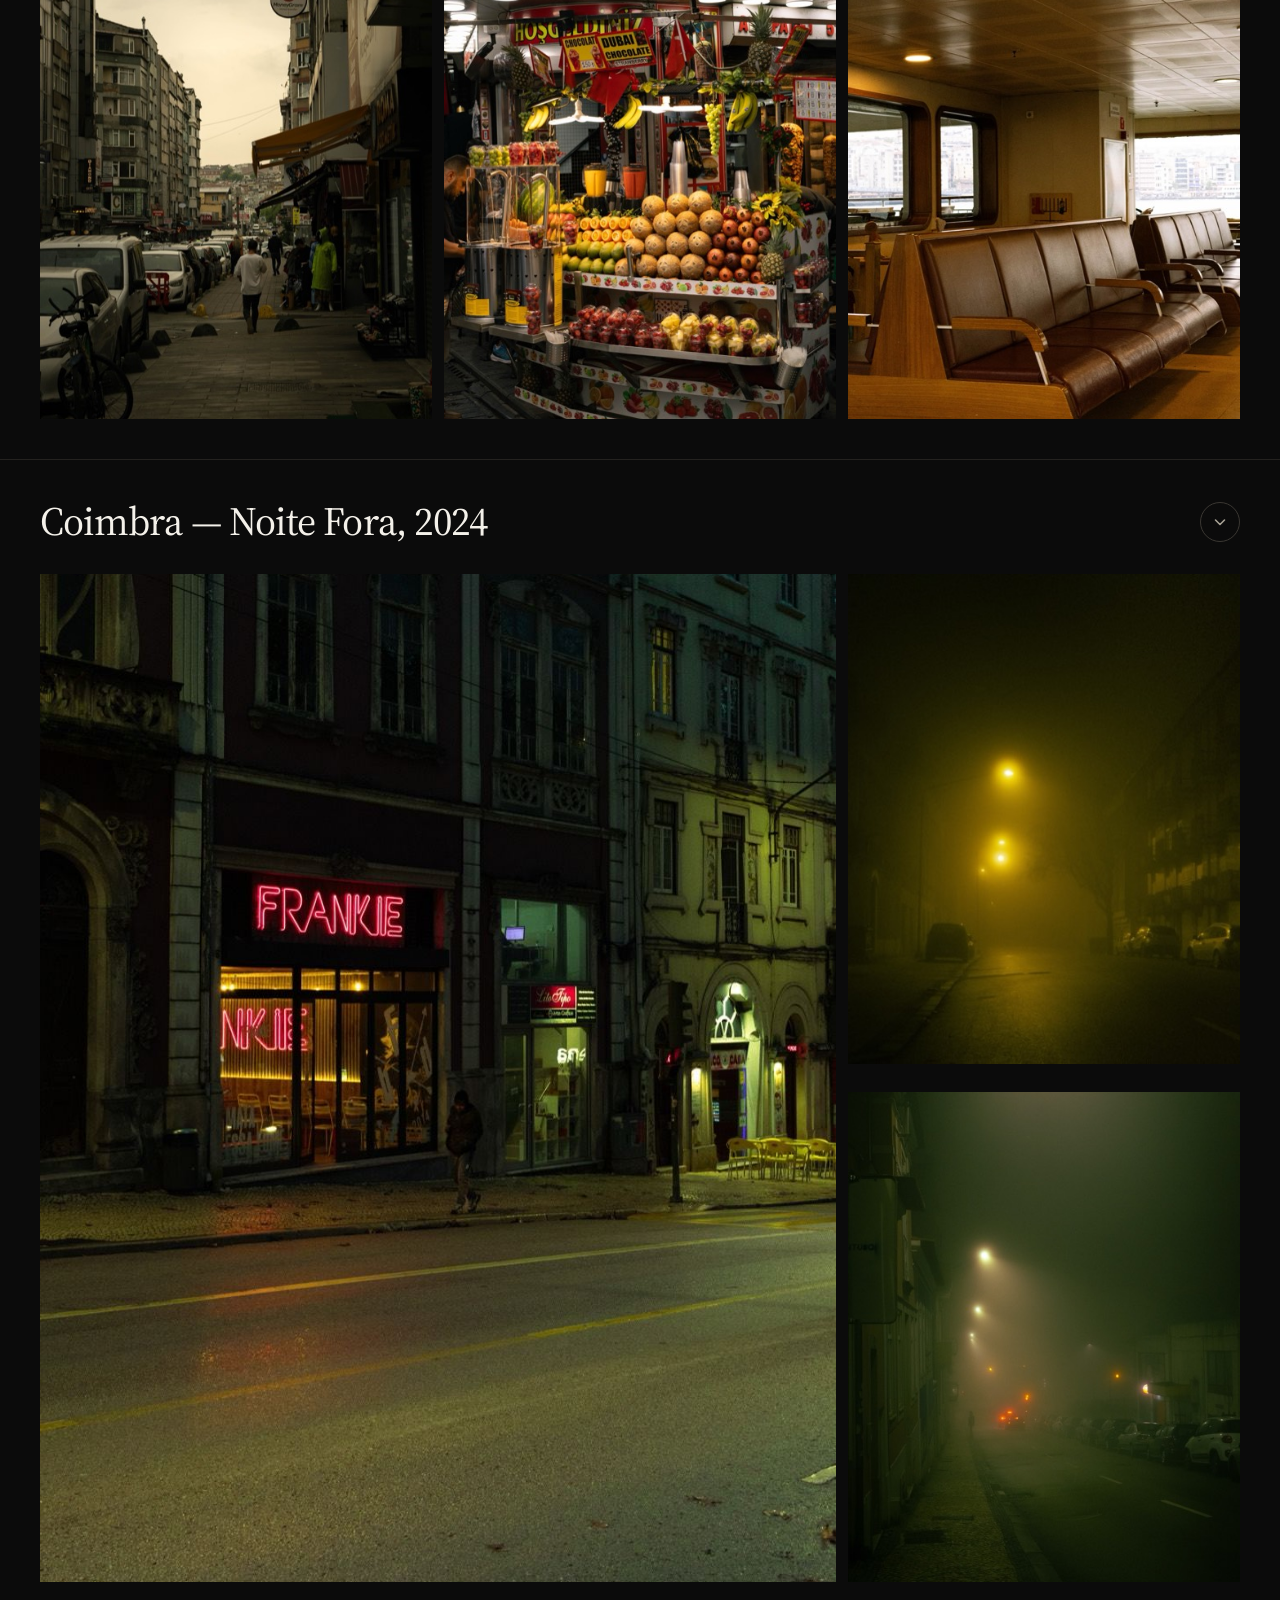
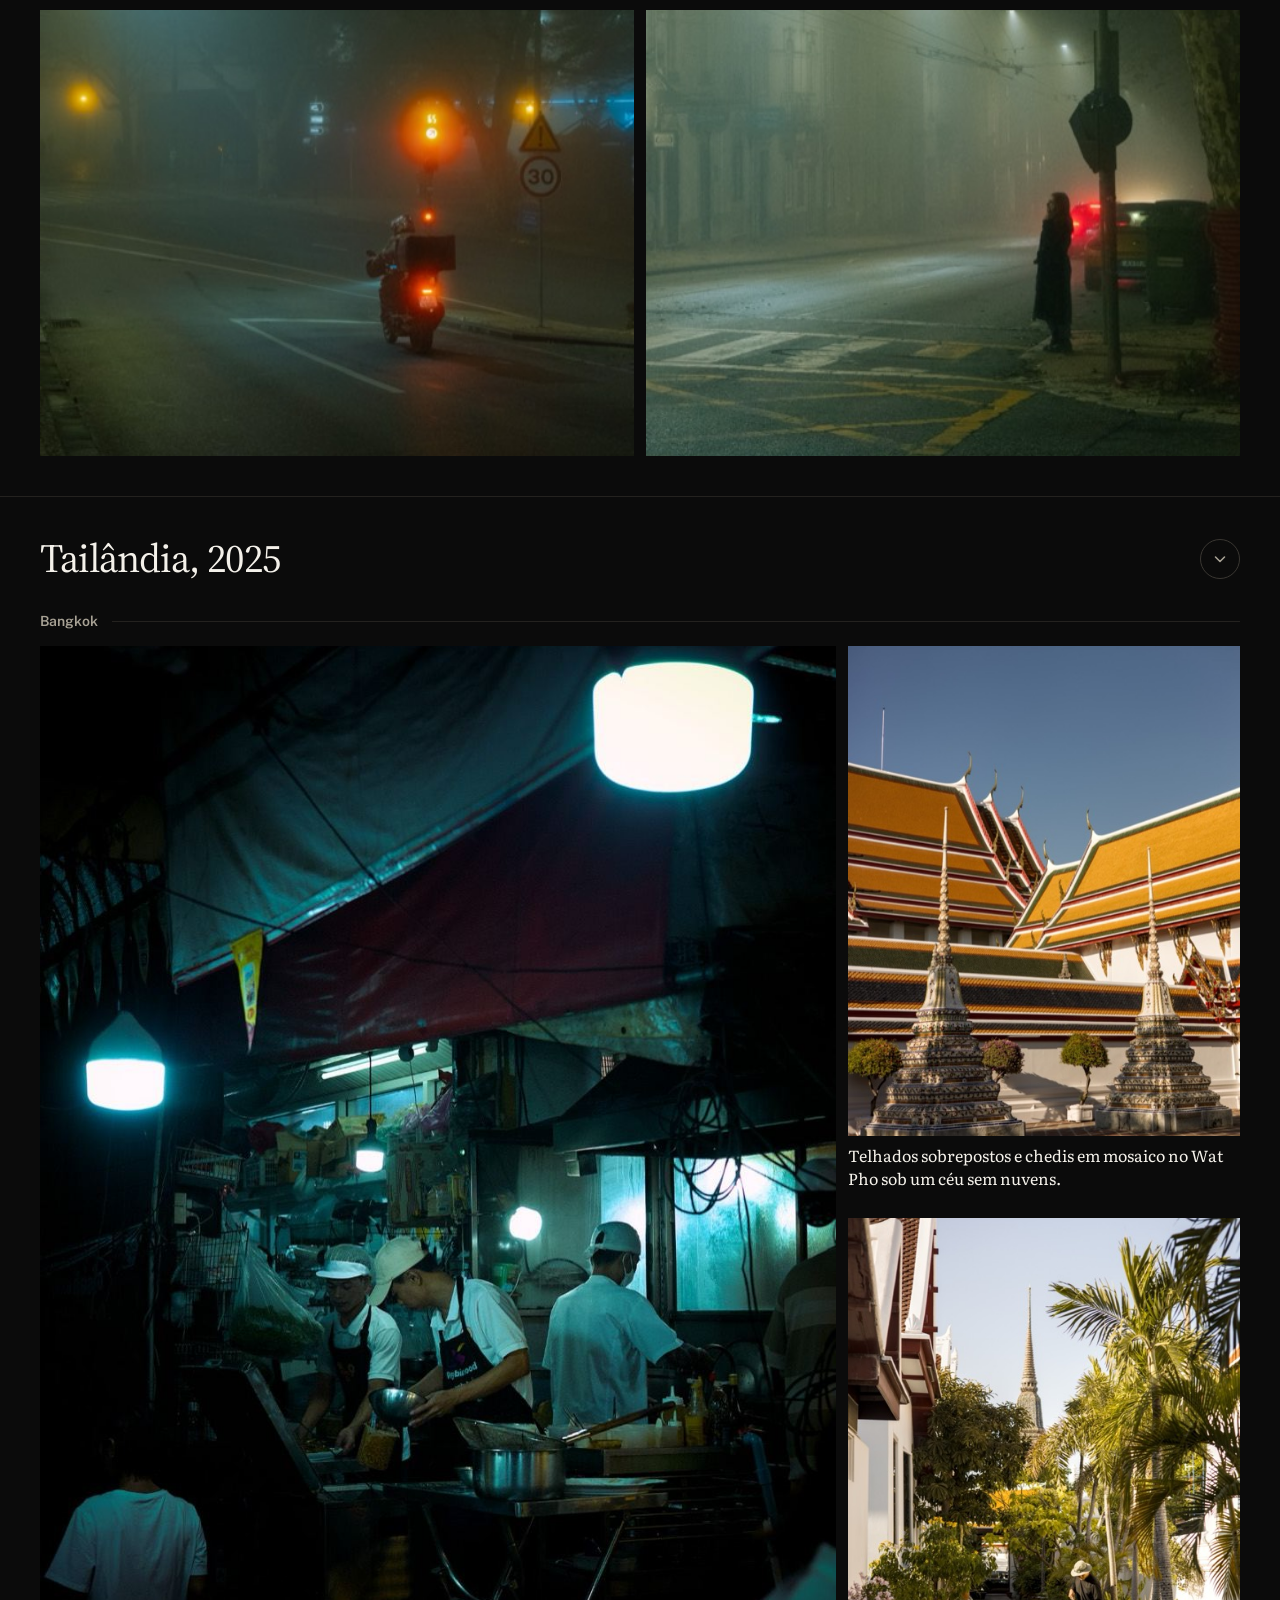
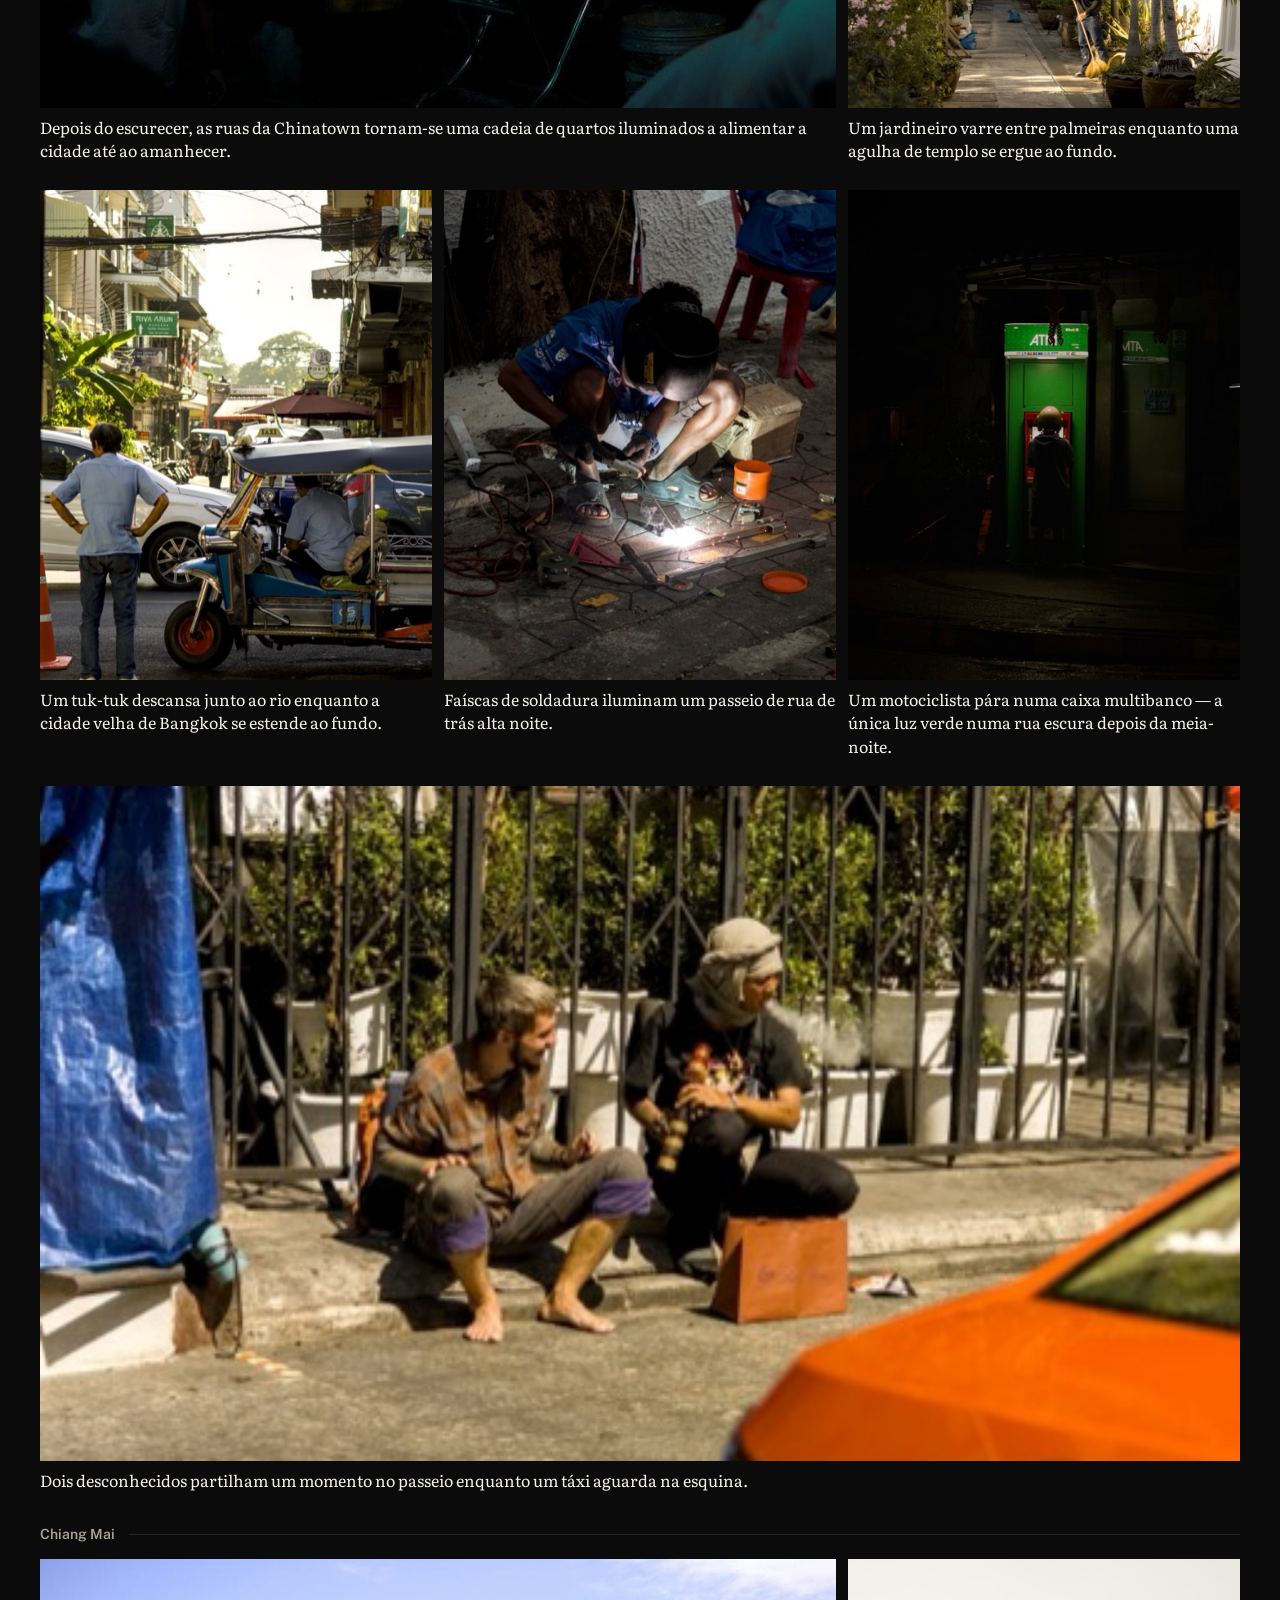
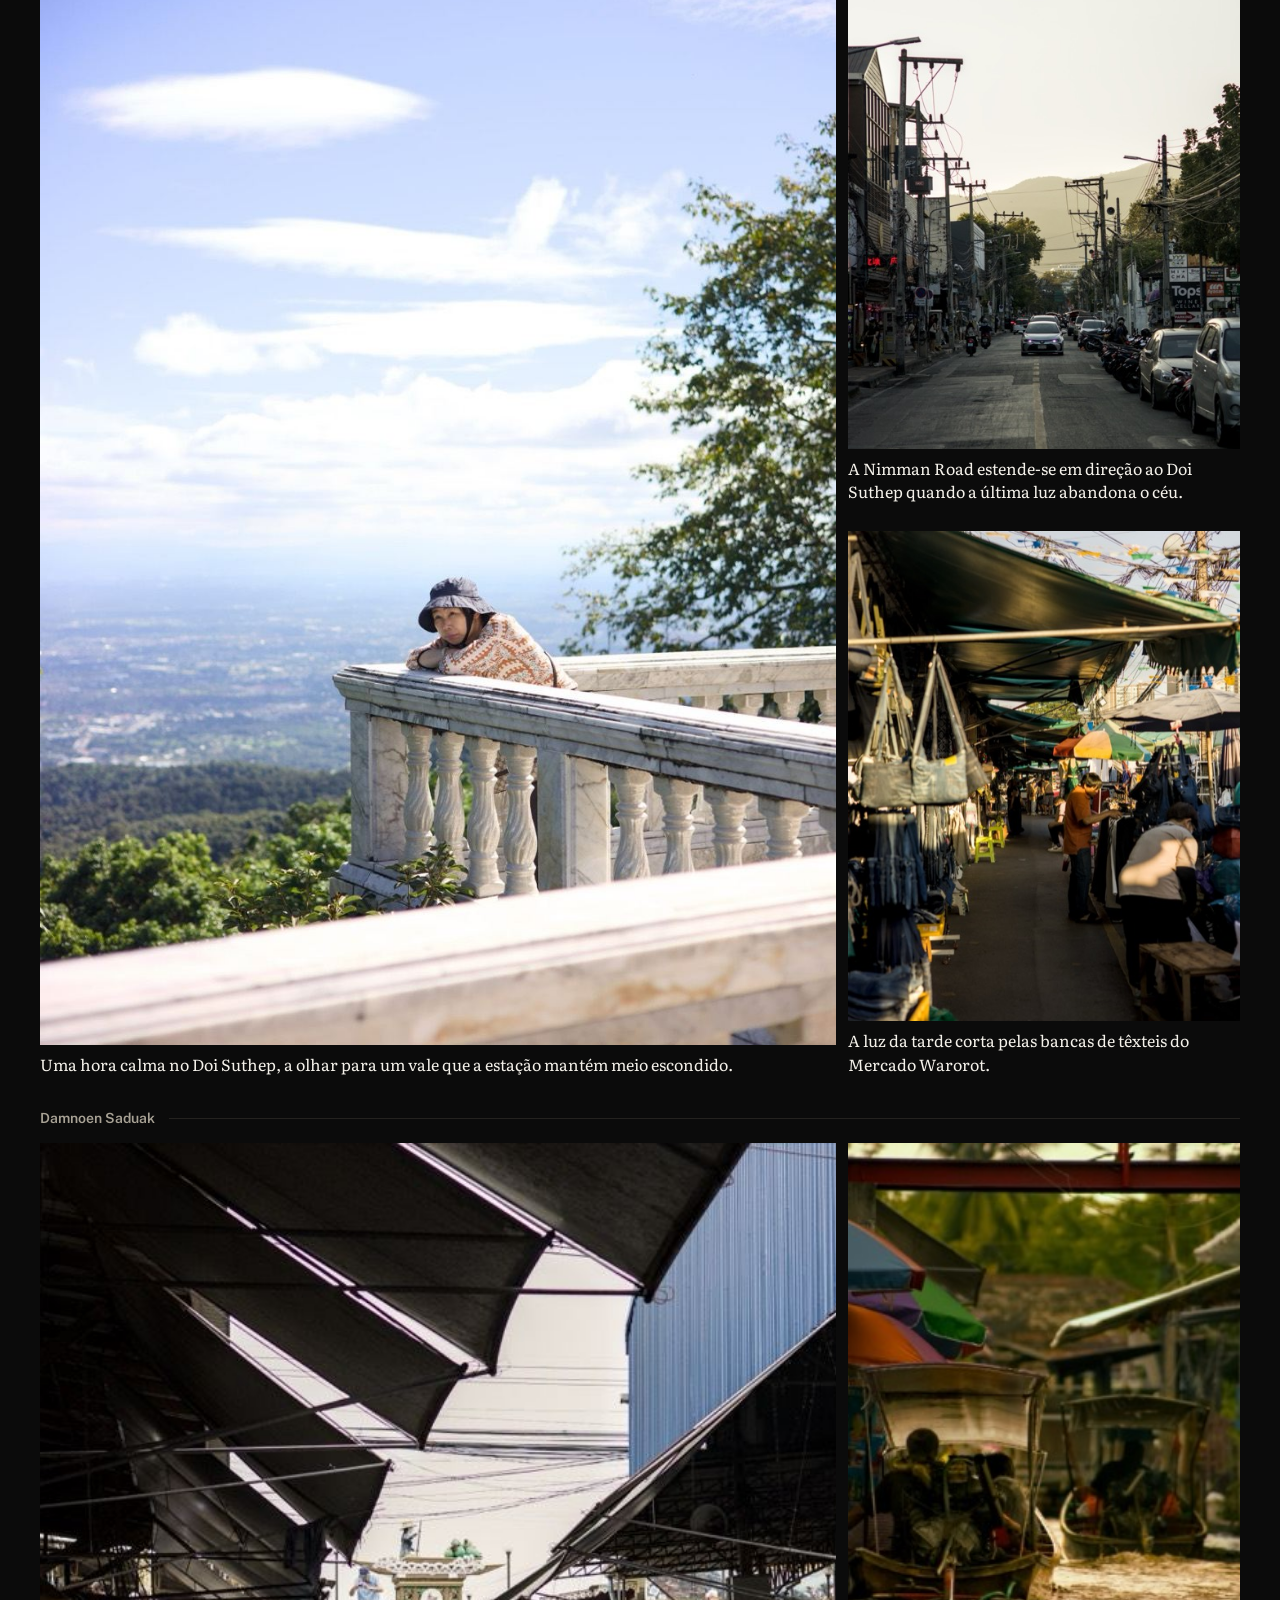
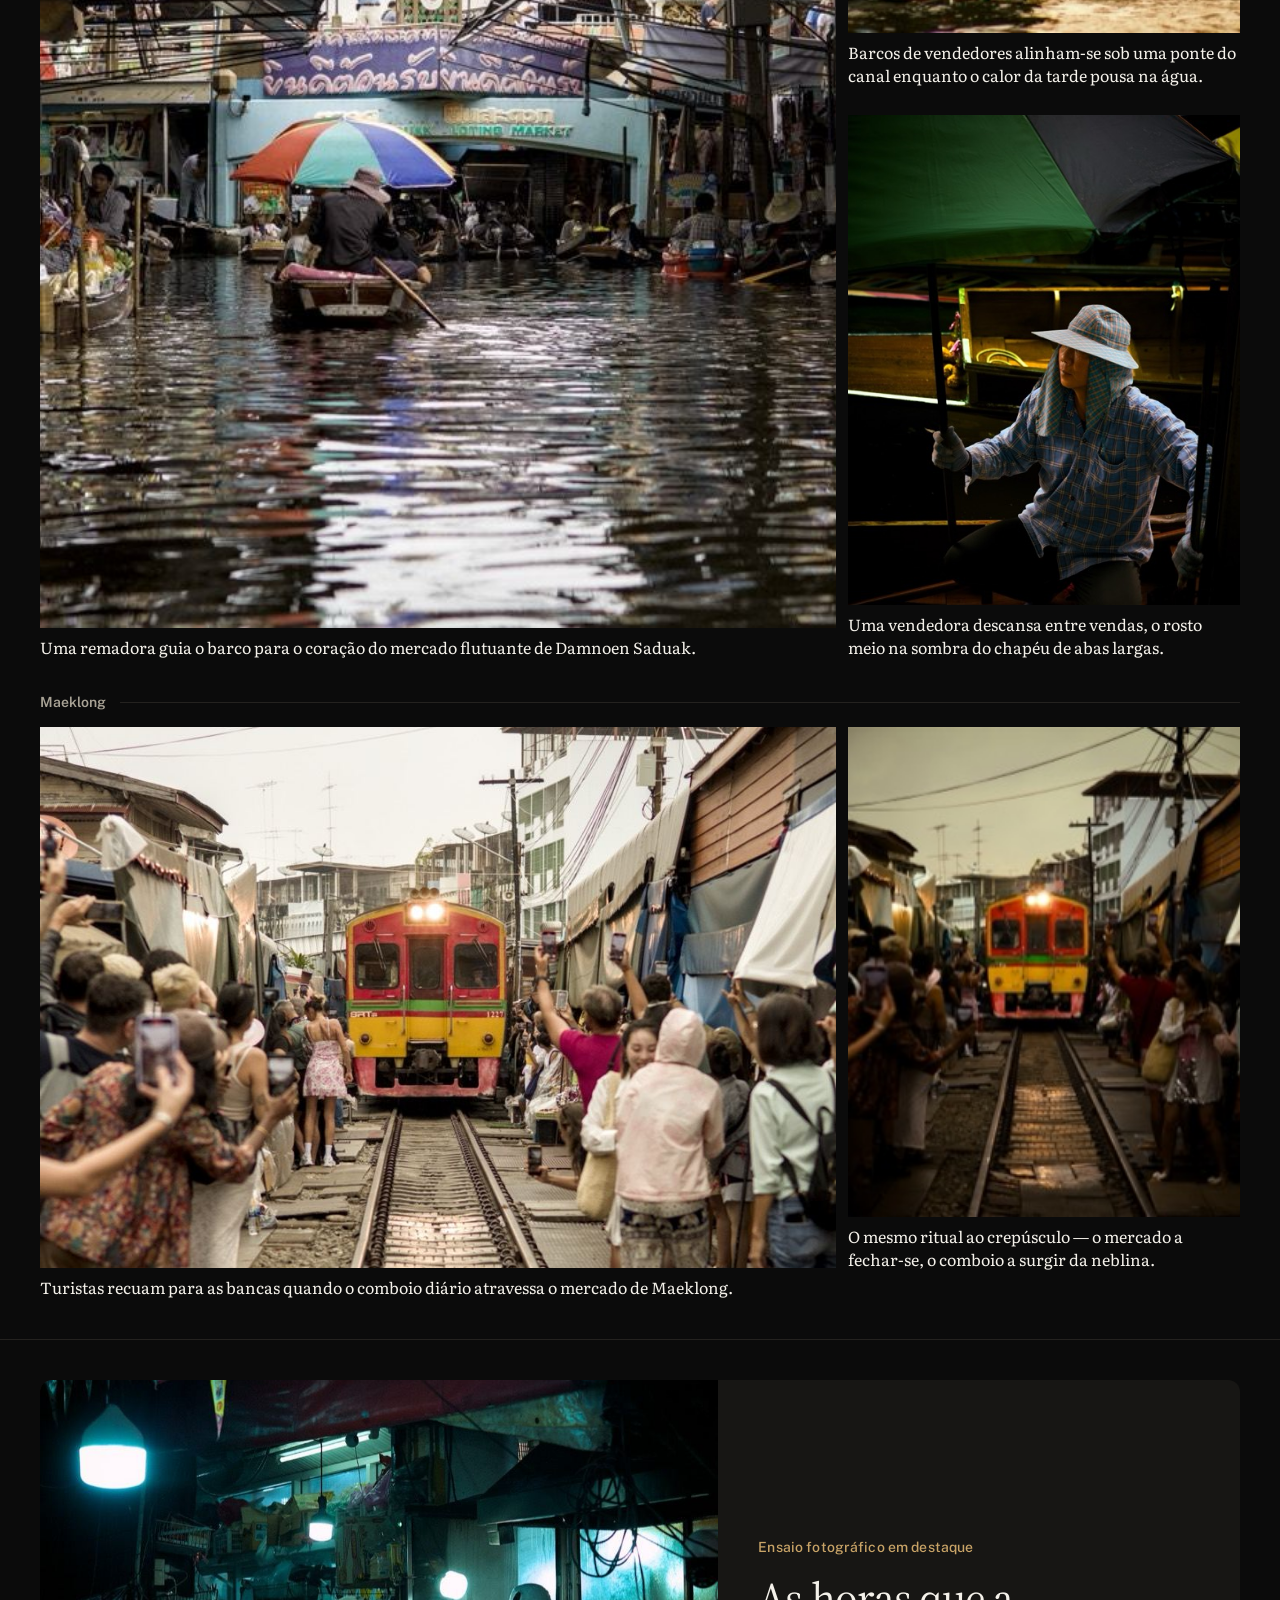
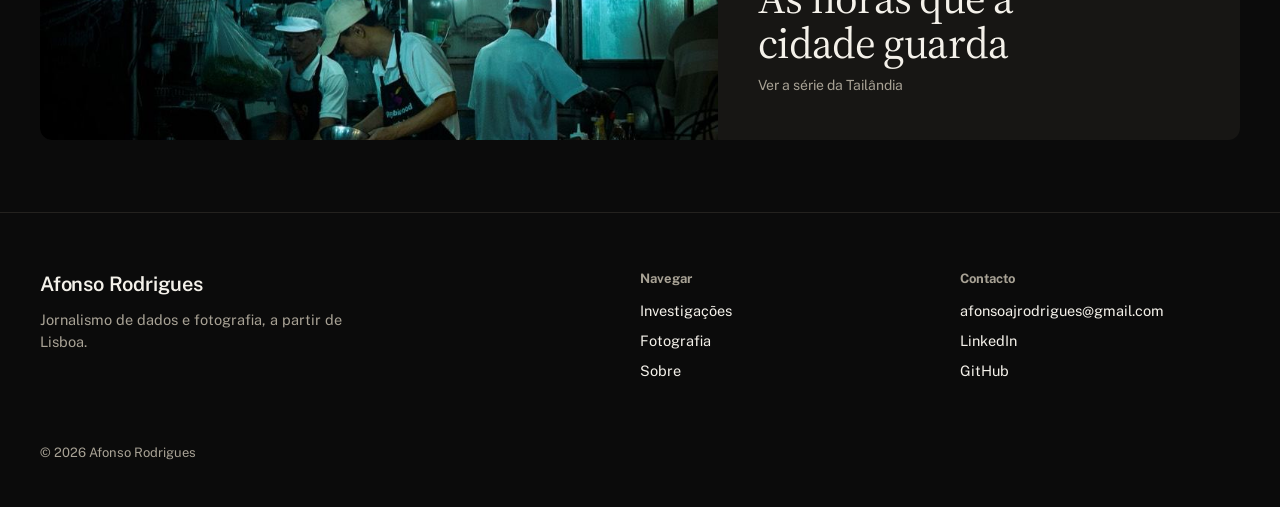
<file: pt/photography.html>
<!DOCTYPE html>
<html lang="pt-PT">
<head>
  <meta charset="utf-8">
  <meta name="viewport" content="width=device-width, initial-scale=1">
  <script>(function(){try{var t=localStorage.getItem('ar-theme');if(!t){t=matchMedia('(prefers-color-scheme: dark)').matches?'dark':'light';}document.documentElement.setAttribute('data-theme',t);var f=localStorage.getItem('ar-fs');if(f)document.documentElement.style.setProperty('--fs',f);}catch(e){}})();</script>
  <title>Fotografia — Trabalho Documental de Afonso Rodrigues</title>
  <meta name="description" content="Fotografia documental de Afonso Rodrigues: séries feitas em Lisboa, Istambul, Coimbra e Tailândia. Um trabalho lento e repetido — os mesmos lugares e horas, revisitados.">
  <link rel="canonical" href="https://afonsoajrodrigues.com/pt/photography.html">
  <link rel="alternate" hreflang="en" href="https://afonsoajrodrigues.com/photography.html">
  <link rel="alternate" hreflang="pt-PT" href="https://afonsoajrodrigues.com/pt/photography.html">
  <link rel="alternate" hreflang="x-default" href="https://afonsoajrodrigues.com/photography.html">
  <meta property="og:type" content="website">
  <meta property="og:site_name" content="Afonso Rodrigues">
  <meta property="og:locale" content="pt_PT">
  <meta property="og:locale:alternate" content="en_US">
  <meta property="og:url" content="https://afonsoajrodrigues.com/pt/photography.html">
  <meta property="og:title" content="Fotografia — Trabalho Documental de Afonso Rodrigues">
  <meta property="og:description" content="Fotografia documental de Afonso Rodrigues: séries feitas em Lisboa, Istambul, Coimbra e Tailândia. Um trabalho lento e repetido — os mesmos lugares e horas, revisitados.">
  <meta property="og:image" content="https://afonsoajrodrigues.com/images/Lisbon/IMG_7823.JPG">
  <meta name="twitter:card" content="summary_large_image">
  <meta name="twitter:title" content="Fotografia — Trabalho Documental de Afonso Rodrigues">
  <meta name="twitter:description" content="Fotografia documental de Afonso Rodrigues: séries feitas em Lisboa, Istambul, Coimbra e Tailândia. Um trabalho lento e repetido — os mesmos lugares e horas, revisitados.">
  <meta name="twitter:image" content="https://afonsoajrodrigues.com/images/Lisbon/IMG_7823.JPG">
  <link rel="preconnect" href="https://fonts.googleapis.com">
  <link rel="preconnect" href="https://fonts.gstatic.com" crossorigin>
  <link href="https://fonts.googleapis.com/css2?family=Literata:ital,opsz,wght@0,7..72,400..700;1,7..72,400..700&family=Source+Serif+4:ital,opsz,wght@0,8..60,400..700;1,8..60,400..700&family=Public+Sans:wght@400..700&display=swap" rel="stylesheet">
  <link rel="icon" href="/favicon.svg" type="image/svg+xml">
  <link rel="icon" href="/favicon-32.png" sizes="32x32" type="image/png">
  <link rel="apple-touch-icon" href="/apple-touch-icon.png">
  <meta name="theme-color" content="#ffffff">
  <link rel="stylesheet" href="/style.css">
</head>
<body>

<a href="#main" class="skip-link">Saltar para o conteúdo</a>

<header class="site-header">
  <div class="header-inner">
    <div class="header-left">
      <a href="/pt/" class="wordmark-block"><span class="wordmark">Afonso Rodrigues</span><span class="wordmark-tag">Jornalista de dados, Lisboa</span></a>
      <nav class="main-nav" aria-label="Principal">
        <a href="/pt/investigations.html">Investigações</a>
        <a href="/pt/photography.html" class="is-current" aria-current="page">Fotografia</a>
        <a href="/pt/about.html">Sobre</a>
      </nav>
    </div>
    <div class="header-controls">
      <a class="lang-link" href="/photography.html" hreflang="en" lang="en" aria-label="EN, read in English">EN</a>
      <button type="button" class="ctrl-btn" data-theme-toggle aria-pressed="false" aria-label="Alternar modo escuro"><svg class="theme-icon-light" viewBox="0 0 24 24" fill="none" stroke="currentColor" stroke-width="2" stroke-linecap="round" aria-hidden="true"><path d="M21 12.8A9 9 0 1 1 11.2 3a7 7 0 0 0 9.8 9.8z"/></svg><svg class="theme-icon-dark" viewBox="0 0 24 24" fill="none" stroke="currentColor" stroke-width="2" stroke-linecap="round" aria-hidden="true"><circle cx="12" cy="12" r="4"/><path d="M12 2v2M12 20v2M4.9 4.9l1.4 1.4M17.7 17.7l1.4 1.4M2 12h2M20 12h2M4.9 19.1l1.4-1.4M17.7 6.3l1.4-1.4"/></svg></button>
    </div>
  </div>
</header>

<main id="main">

  <div class="page-header">
    <div class="page-header-inner">
      <h1 class="page-title">Fotografia</h1>
    </div>
  </div>

  <section class="gallery-section">
    <p class="gallery-intro">Fotografia documental de Lisboa, Istambul, Coimbra e da Tailândia, feita em visitas repetidas às mesmas ruas.</p>
    <nav class="series-jump" aria-label="Saltar para uma série">
      <a href="#lisboa">Lisboa</a>
      <a href="#istambul">Istambul</a>
      <a href="#coimbra">Coimbra</a>
      <a href="#tailandia">Tailândia</a>
    </nav>
  </section>

  <!-- ── Série: Lisboa ── -->
  <section class="series-section" id="lisboa">
    <div class="series-header" onclick="toggleSeries(this)">
      <div>
        <h2 class="series-title"><em>Lisboa, 2025</em></h2>
      </div>
      <button class="series-toggle-btn" aria-expanded="true" aria-controls="series-body-lisboa" aria-label="Mostrar/ocultar coleção"><svg viewBox="0 0 16 16" fill="none" stroke="currentColor" stroke-width="1.6" stroke-linecap="round" stroke-linejoin="round" aria-hidden="true"><path d="M3.5 6l4.5 4.5L12.5 6"/></svg></button>
    </div>
    <div class="series-body" id="series-body-lisboa">
      <div class="location-group">
        <div class="contact-grid">

          <figure class="contact-item" data-lightbox="/images/Lisbon/IMG_6710.JPG" data-alt="Rua estreita entre prédios de azulejo perto do Rossio, Lisboa" data-caption="Lisboa, 2025">
            <div class="contact-img-wrap"><img src="/images/Lisbon/IMG_6710-900w.jpg" srcset="/images/Lisbon/IMG_6710-480w.jpg 480w, /images/Lisbon/IMG_6710-900w.jpg 900w, /images/Lisbon/IMG_6710-1400w.jpg 1400w" sizes="(max-width: 900px) 100vw, 800px" alt="Rua estreita entre prédios de azulejo perto do Rossio, Lisboa" style="object-position:50% 70%;" loading="lazy"></div>
          </figure>

          <figure class="contact-item" data-lightbox="/images/Lisbon/IMG_6753.JPG" data-alt="Carris do elétrico numa rua soalheira em direção ao Tejo, Lisboa" data-caption="Lisboa, 2025">
            <div class="contact-img-wrap"><img src="/images/Lisbon/IMG_6753-900w.jpg" srcset="/images/Lisbon/IMG_6753-480w.jpg 480w, /images/Lisbon/IMG_6753-900w.jpg 900w, /images/Lisbon/IMG_6753-1400w.jpg 1400w" sizes="(max-width: 560px) calc(100vw - 32px), (max-width: 900px) calc(50vw - 27px), min(33vw, 390px)" alt="Carris do elétrico numa rua soalheira em direção ao Tejo, Lisboa" style="object-position:50% 45%;" loading="lazy"></div>
          </figure>

          <figure class="contact-item" data-lightbox="/images/Lisbon/IMG_6792.JPG" data-alt="Rua entre prédios amarelos na Baixa de Lisboa" data-caption="Lisboa, 2025">
            <div class="contact-img-wrap"><img src="/images/Lisbon/IMG_6792-900w.jpg" srcset="/images/Lisbon/IMG_6792-480w.jpg 480w, /images/Lisbon/IMG_6792-900w.jpg 900w, /images/Lisbon/IMG_6792-1400w.jpg 1400w" sizes="(max-width: 560px) calc(100vw - 32px), (max-width: 900px) calc(50vw - 27px), min(33vw, 390px)" alt="Rua entre prédios amarelos na Baixa de Lisboa" style="object-position:50% 45%;" loading="lazy"></div>
          </figure>

          <figure class="contact-item" data-lightbox="/images/Lisbon/IMG_6828.JPG" data-alt="Elétrico antigo a passar por edifícios arcados na Praça do Comércio, Lisboa" data-caption="Lisboa, 2025">
            <div class="contact-img-wrap"><img src="/images/Lisbon/IMG_6828-900w.jpg" srcset="/images/Lisbon/IMG_6828-480w.jpg 480w, /images/Lisbon/IMG_6828-900w.jpg 900w, /images/Lisbon/IMG_6828-1400w.jpg 1400w" sizes="(max-width: 560px) calc(100vw - 32px), (max-width: 900px) calc(50vw - 27px), min(33vw, 390px)" alt="Elétrico antigo a passar por edifícios arcados na Praça do Comércio, Lisboa" style="object-position:30% 50%;" loading="lazy"></div>
          </figure>

          <figure class="contact-item" data-lightbox="/images/Lisbon/IMG_6864.JPG" data-alt="Um homem a ler junto ao Tejo, Lisboa" data-caption="Lisboa, 2025">
            <div class="contact-img-wrap"><img src="/images/Lisbon/IMG_6864-900w.jpg" srcset="/images/Lisbon/IMG_6864-480w.jpg 480w, /images/Lisbon/IMG_6864-900w.jpg 900w, /images/Lisbon/IMG_6864-1400w.jpg 1400w" sizes="(max-width: 560px) calc(100vw - 32px), (max-width: 900px) calc(50vw - 27px), min(33vw, 390px)" alt="Um homem a ler junto ao Tejo, Lisboa" style="object-position:40% 75%;" loading="lazy"></div>
          </figure>

          <figure class="contact-item" data-lightbox="/images/Lisbon/IMG_7030.JPG" data-alt="Telhados de Lisboa vistos através de uma rede ao entardecer" data-caption="Lisboa, 2025">
            <div class="contact-img-wrap"><img src="/images/Lisbon/IMG_7030-900w.jpg" srcset="/images/Lisbon/IMG_7030-480w.jpg 480w, /images/Lisbon/IMG_7030-900w.jpg 900w, /images/Lisbon/IMG_7030-1400w.jpg 1400w" sizes="(max-width: 560px) calc(100vw - 32px), (max-width: 900px) calc(50vw - 27px), min(33vw, 390px)" alt="Telhados de Lisboa vistos através de uma rede ao entardecer" style="object-position:50% 45%;" loading="lazy"></div>
          </figure>

          <figure class="contact-item" data-lightbox="/images/Lisbon/IMG_7823.JPG" data-alt="Reflexo do Cristo Rei na janela de um elétrico ao pôr do sol, Lisboa" data-caption="Lisboa, 2025">
            <div class="contact-img-wrap"><img src="/images/Lisbon/IMG_7823-900w.jpg" srcset="/images/Lisbon/IMG_7823-480w.jpg 480w, /images/Lisbon/IMG_7823-900w.jpg 900w, /images/Lisbon/IMG_7823-1400w.jpg 1400w" sizes="(max-width: 560px) calc(100vw - 32px), (max-width: 900px) calc(50vw - 27px), min(33vw, 390px)" alt="Reflexo do Cristo Rei na janela de um elétrico ao pôr do sol, Lisboa" style="object-position:42% 55%;" loading="lazy"></div>
          </figure>

          <figure class="contact-item" data-lightbox="/images/Lisbon/IMG_7834.JPG" data-alt="Silhuetas junto ao Tejo ao pôr do sol, com a Ponte 25 de Abril" data-caption="Lisboa, 2025">
            <div class="contact-img-wrap"><img src="/images/Lisbon/IMG_7834-900w.jpg" srcset="/images/Lisbon/IMG_7834-480w.jpg 480w, /images/Lisbon/IMG_7834-900w.jpg 900w, /images/Lisbon/IMG_7834-1400w.jpg 1400w" sizes="(max-width: 560px) calc(100vw - 32px), (max-width: 900px) calc(50vw - 27px), min(33vw, 390px)" alt="Silhuetas junto ao Tejo ao pôr do sol, com a Ponte 25 de Abril" style="object-position:50% 65%;" loading="lazy"></div>
          </figure>

          <figure class="contact-item" data-lightbox="/images/Lisbon/IMG_9480-2.jpg" data-alt="Elétrico amarelo a subir uma rua decorada na Bica, Lisboa" data-caption="Lisboa, 2025">
            <div class="contact-img-wrap"><img src="/images/Lisbon/IMG_9480-2-900w.jpg" srcset="/images/Lisbon/IMG_9480-2-480w.jpg 480w, /images/Lisbon/IMG_9480-2-900w.jpg 900w" sizes="(max-width: 560px) calc(100vw - 32px), (max-width: 900px) calc(50vw - 27px), min(33vw, 390px)" alt="Elétrico amarelo a subir uma rua decorada na Bica, Lisboa" style="object-position:50% 65%;" loading="lazy"></div>
          </figure>

          <figure class="contact-item" data-lightbox="/images/Lisbon/IMG_0303.jpg" data-alt="Rua residencial tranquila em Lisboa" data-caption="Lisboa, 2025">
            <div class="contact-img-wrap"><img src="/images/Lisbon/IMG_0303-900w.jpg" srcset="/images/Lisbon/IMG_0303-480w.jpg 480w, /images/Lisbon/IMG_0303-900w.jpg 900w, /images/Lisbon/IMG_0303-1400w.jpg 1400w" sizes="(max-width: 560px) calc(100vw - 32px), (max-width: 900px) calc(50vw - 27px), min(33vw, 390px)" alt="Rua residencial tranquila em Lisboa" style="object-position:50% 68%;" loading="lazy"></div>
          </figure>

          <figure class="contact-item" data-lightbox="/images/Lisbon/IMG_0982.jpg" data-alt="Varandas repetidas numa fachada amarela em Lisboa" data-caption="Lisboa, 2025">
            <div class="contact-img-wrap"><img src="/images/Lisbon/IMG_0982-900w.jpg" srcset="/images/Lisbon/IMG_0982-480w.jpg 480w, /images/Lisbon/IMG_0982-900w.jpg 900w, /images/Lisbon/IMG_0982-1400w.jpg 1400w" sizes="(max-width: 560px) calc(100vw - 32px), (max-width: 900px) calc(50vw - 27px), min(33vw, 390px)" alt="Varandas repetidas numa fachada amarela em Lisboa" style="object-position:50% 40%;" loading="lazy"></div>
          </figure>

        </div>
      </div>
    </div>
  </section>

  <!-- ── Série: Istambul ── -->
  <section class="series-section" id="istambul">
    <div class="series-header" onclick="toggleSeries(this)">
      <div>
        <h2 class="series-title"><em>Istambul, 2025</em></h2>
      </div>
      <button class="series-toggle-btn" aria-expanded="true" aria-controls="series-body-istambul" aria-label="Mostrar/ocultar coleção"><svg viewBox="0 0 16 16" fill="none" stroke="currentColor" stroke-width="1.6" stroke-linecap="round" stroke-linejoin="round" aria-hidden="true"><path d="M3.5 6l4.5 4.5L12.5 6"/></svg></button>
    </div>
    <div class="series-body" id="series-body-istambul">
      <div class="location-group">
        <div class="contact-grid">

          <figure class="contact-item" data-lightbox="/images/Istambul/IMG_7965.jpg" data-alt="Rua de mercado noturno com letreiro de néon de hotel, Istambul" data-caption="Istambul, 2025">
            <div class="contact-img-wrap"><img src="/images/Istambul/IMG_7965-900w.jpg" srcset="/images/Istambul/IMG_7965-480w.jpg 480w, /images/Istambul/IMG_7965-900w.jpg 900w, /images/Istambul/IMG_7965-1400w.jpg 1400w" sizes="(max-width: 900px) 100vw, 800px" alt="Rua de mercado noturno com letreiro de néon de hotel, Istambul" style="object-position:45% 75%;" loading="lazy"></div>
          </figure>

          <figure class="contact-item" data-lightbox="/images/Istambul/IMG_7992.jpg" data-alt="Vendedor a grelhar milho à noite, Istambul" data-caption="Istambul, 2025">
            <div class="contact-img-wrap"><img src="/images/Istambul/IMG_7992-900w.jpg" srcset="/images/Istambul/IMG_7992-480w.jpg 480w, /images/Istambul/IMG_7992-900w.jpg 900w, /images/Istambul/IMG_7992-1400w.jpg 1400w" sizes="(max-width: 560px) calc(100vw - 32px), (max-width: 900px) calc(50vw - 27px), min(33vw, 390px)" alt="Vendedor a grelhar milho à noite, Istambul" style="object-position:50% 60%;" loading="lazy"></div>
          </figure>

          <figure class="contact-item" data-lightbox="/images/Istambul/IMG_8030.jpg" data-alt="Uma gata malhada junto a uma fonte, Istambul" data-caption="Istambul, 2025">
            <div class="contact-img-wrap"><img src="/images/Istambul/IMG_8030-900w.jpg" srcset="/images/Istambul/IMG_8030-480w.jpg 480w, /images/Istambul/IMG_8030-900w.jpg 900w, /images/Istambul/IMG_8030-1400w.jpg 1400w" sizes="(max-width: 560px) calc(100vw - 32px), (max-width: 900px) calc(50vw - 27px), min(33vw, 390px)" alt="Uma gata malhada junto a uma fonte, Istambul" style="object-position:55% 62%;" loading="lazy"></div>
          </figure>

          <figure class="contact-item" data-lightbox="/images/Istambul/IMG_8034.jpg" data-alt="Letreiros sobrepostos numa rua lateral, Istambul" data-caption="Istambul, 2025">
            <div class="contact-img-wrap"><img src="/images/Istambul/IMG_8034-900w.jpg" srcset="/images/Istambul/IMG_8034-480w.jpg 480w, /images/Istambul/IMG_8034-900w.jpg 900w, /images/Istambul/IMG_8034-1400w.jpg 1400w" sizes="(max-width: 560px) calc(100vw - 32px), (max-width: 900px) calc(50vw - 27px), min(33vw, 390px)" alt="Letreiros sobrepostos numa rua lateral, Istambul" style="object-position:50% 40%;" loading="lazy"></div>
          </figure>

          <figure class="contact-item" data-lightbox="/images/Istambul/IMG_8199.jpg" data-alt="Cúpulas da Mesquita Azul contra um céu limpo" data-caption="Istambul, 2025">
            <div class="contact-img-wrap"><img src="/images/Istambul/IMG_8199-900w.jpg" srcset="/images/Istambul/IMG_8199-480w.jpg 480w, /images/Istambul/IMG_8199-900w.jpg 900w, /images/Istambul/IMG_8199-1400w.jpg 1400w" sizes="(max-width: 560px) calc(100vw - 32px), (max-width: 900px) calc(50vw - 27px), min(33vw, 390px)" alt="Cúpulas da Mesquita Azul contra um céu limpo" style="object-position:50% 70%;" loading="lazy"></div>
          </figure>

          <figure class="contact-item" data-lightbox="/images/Istambul/IMG_8233.jpg" data-alt="Visitantes sob as arcadas do pátio da Mesquita Azul" data-caption="Istambul, 2025">
            <div class="contact-img-wrap"><img src="/images/Istambul/IMG_8233-900w.jpg" srcset="/images/Istambul/IMG_8233-480w.jpg 480w, /images/Istambul/IMG_8233-900w.jpg 900w, /images/Istambul/IMG_8233-1400w.jpg 1400w" sizes="(max-width: 560px) calc(100vw - 32px), (max-width: 900px) calc(50vw - 27px), min(33vw, 390px)" alt="Visitantes sob as arcadas do pátio da Mesquita Azul" style="object-position:50% 55%;" loading="lazy"></div>
          </figure>

          <figure class="contact-item" data-lightbox="/images/Istambul/IMG_8303.jpg" data-alt="Uma rua pedonal entre prédios, Istambul" data-caption="Istambul, 2025">
            <div class="contact-img-wrap"><img src="/images/Istambul/IMG_8303-900w.jpg" srcset="/images/Istambul/IMG_8303-480w.jpg 480w, /images/Istambul/IMG_8303-900w.jpg 900w, /images/Istambul/IMG_8303-1400w.jpg 1400w" sizes="(max-width: 560px) calc(100vw - 32px), (max-width: 900px) calc(50vw - 27px), min(33vw, 390px)" alt="Uma rua pedonal entre prédios, Istambul" style="object-position:50% 65%;" loading="lazy"></div>
          </figure>

          <figure class="contact-item" data-lightbox="/images/Istambul/IMG_8418.jpg" data-alt="Uma banca de fruta e sumos iluminada à noite, Istambul" data-caption="Istambul, 2025">
            <div class="contact-img-wrap"><img src="/images/Istambul/IMG_8418-900w.jpg" srcset="/images/Istambul/IMG_8418-480w.jpg 480w, /images/Istambul/IMG_8418-900w.jpg 900w, /images/Istambul/IMG_8418-1400w.jpg 1400w" sizes="(max-width: 560px) calc(100vw - 32px), (max-width: 900px) calc(50vw - 27px), min(33vw, 390px)" alt="Uma banca de fruta e sumos iluminada à noite, Istambul" style="object-position:50% 60%;" loading="lazy"></div>
          </figure>

          <figure class="contact-item" data-lightbox="/images/Istambul/IMG_8570.jpg" data-alt="Bancos vazios num ferry no Bósforo" data-caption="Istambul, 2025">
            <div class="contact-img-wrap"><img src="/images/Istambul/IMG_8570-900w.jpg" srcset="/images/Istambul/IMG_8570-480w.jpg 480w, /images/Istambul/IMG_8570-900w.jpg 900w, /images/Istambul/IMG_8570-1400w.jpg 1400w" sizes="(max-width: 560px) calc(100vw - 32px), (max-width: 900px) calc(50vw - 27px), min(33vw, 390px)" alt="Bancos vazios num ferry no Bósforo" style="object-position:45% 45%;" loading="lazy"></div>
          </figure>

        </div>
      </div>
    </div>
  </section>

  <!-- ── Série: Coimbra ── -->
  <section class="series-section" id="coimbra">
    <div class="series-header" onclick="toggleSeries(this)">
      <div>
        <h2 class="series-title"><em>Coimbra — Noite Fora, 2024</em></h2>
      </div>
      <button class="series-toggle-btn" aria-expanded="true" aria-controls="series-body-coimbra" aria-label="Mostrar/ocultar coleção"><svg viewBox="0 0 16 16" fill="none" stroke="currentColor" stroke-width="1.6" stroke-linecap="round" stroke-linejoin="round" aria-hidden="true"><path d="M3.5 6l4.5 4.5L12.5 6"/></svg></button>
    </div>
    <div class="series-body" id="series-body-coimbra">
      <div class="location-group">
        <div class="contact-grid">

          <figure class="contact-item" data-lightbox="/images/Night-out-in-coimbra/IMG_0206.JPG" data-alt="O letreiro de néon do bar Frankie numa rua vazia, Coimbra" data-caption="Coimbra, 2024">
            <div class="contact-img-wrap"><img src="/images/Night-out-in-coimbra/IMG_0206-900w.jpg" srcset="/images/Night-out-in-coimbra/IMG_0206-480w.jpg 480w, /images/Night-out-in-coimbra/IMG_0206-900w.jpg 900w, /images/Night-out-in-coimbra/IMG_0206-1400w.jpg 1400w" sizes="(max-width: 900px) 100vw, 800px" alt="O letreiro de néon do bar Frankie numa rua vazia, Coimbra" style="object-position:45% 70%;" loading="lazy"></div>
          </figure>

          <figure class="contact-item" data-lightbox="/images/Night-out-in-coimbra/IMG_0303-1.jpg" data-alt="Candeeiros a brilhar na neblina, Coimbra" data-caption="Coimbra, 2024">
            <div class="contact-img-wrap"><img src="/images/Night-out-in-coimbra/IMG_0303-1-900w.jpg" srcset="/images/Night-out-in-coimbra/IMG_0303-1-480w.jpg 480w, /images/Night-out-in-coimbra/IMG_0303-1-900w.jpg 900w, /images/Night-out-in-coimbra/IMG_0303-1-1400w.jpg 1400w" sizes="(max-width: 560px) calc(100vw - 32px), (max-width: 900px) calc(50vw - 27px), min(33vw, 390px)" alt="Candeeiros a brilhar na neblina, Coimbra" style="object-position:50% 45%;" loading="lazy"></div>
          </figure>

          <figure class="contact-item" data-lightbox="/images/Night-out-in-coimbra/IMG_0321.jpg" data-alt="Uma figura a caminhar numa rua enevoada, Coimbra" data-caption="Coimbra, 2024">
            <div class="contact-img-wrap"><img src="/images/Night-out-in-coimbra/IMG_0321-900w.jpg" srcset="/images/Night-out-in-coimbra/IMG_0321-480w.jpg 480w, /images/Night-out-in-coimbra/IMG_0321-900w.jpg 900w, /images/Night-out-in-coimbra/IMG_0321-1400w.jpg 1400w" sizes="(max-width: 560px) calc(100vw - 32px), (max-width: 900px) calc(50vw - 27px), min(33vw, 390px)" alt="Uma figura a caminhar numa rua enevoada, Coimbra" style="object-position:50% 55%;" loading="lazy"></div>
          </figure>

          <figure class="contact-item" data-lightbox="/images/Night-out-in-coimbra/IMG_0325.jpg" data-alt="Uma scooter parada num cruzamento enevoado, Coimbra" data-caption="Coimbra, 2024">
            <div class="contact-img-wrap"><img src="/images/Night-out-in-coimbra/IMG_0325-900w.jpg" srcset="/images/Night-out-in-coimbra/IMG_0325-480w.jpg 480w, /images/Night-out-in-coimbra/IMG_0325-900w.jpg 900w, /images/Night-out-in-coimbra/IMG_0325-1400w.jpg 1400w" sizes="(max-width: 560px) calc(100vw - 32px), (max-width: 900px) calc(50vw - 27px), min(33vw, 390px)" alt="Uma scooter parada num cruzamento enevoado, Coimbra" style="object-position:55% 65%;" loading="lazy"></div>
          </figure>

          <figure class="contact-item" data-lightbox="/images/Night-out-in-coimbra/IMG_0358.JPG" data-alt="Uma figura à espera numa passadeira enevoada, Coimbra" data-caption="Coimbra, 2024">
            <div class="contact-img-wrap"><img src="/images/Night-out-in-coimbra/IMG_0358-900w.jpg" srcset="/images/Night-out-in-coimbra/IMG_0358-480w.jpg 480w, /images/Night-out-in-coimbra/IMG_0358-900w.jpg 900w, /images/Night-out-in-coimbra/IMG_0358-1400w.jpg 1400w" sizes="(max-width: 560px) calc(100vw - 32px), (max-width: 900px) calc(50vw - 27px), min(33vw, 390px)" alt="Uma figura à espera numa passadeira enevoada, Coimbra" style="object-position:60% 60%;" loading="lazy"></div>
          </figure>

        </div>
      </div>
    </div>
  </section>

  <!-- ── Série: Tailândia ── -->
  <section class="series-section" id="tailandia">
    <div class="series-header" onclick="toggleSeries(this)">
      <div>
        <h2 class="series-title"><em>Tailândia, 2025</em></h2>
      </div>
      <button class="series-toggle-btn" aria-expanded="true" aria-controls="series-body-thailand" aria-label="Mostrar/ocultar coleção"><svg viewBox="0 0 16 16" fill="none" stroke="currentColor" stroke-width="1.6" stroke-linecap="round" stroke-linejoin="round" aria-hidden="true"><path d="M3.5 6l4.5 4.5L12.5 6"/></svg></button>
    </div>
    <div class="series-body" id="series-body-thailand">

    <!-- Bangkok -->
    <div class="location-group">
      <div class="location-label">Bangkok</div>
      <div class="contact-grid">

        <figure class="contact-item" data-lightbox="/images/thailand/bangkok/night-kitchens.jpg" data-alt="Cozinhas Noturnas" data-caption="Cozinhas Noturnas, Yaowarat, Banguecoque, 2025">
          <div class="contact-img-wrap"><img src="/images/thailand/bangkok/night-kitchens-900w.jpg" srcset="/images/thailand/bangkok/night-kitchens-480w.jpg 480w, /images/thailand/bangkok/night-kitchens-900w.jpg 900w" sizes="(max-width: 900px) 100vw, 800px" alt="Cozinhas Noturnas" style="object-position:50% 30%;" loading="lazy"></div>
          <p class="contact-desc">Depois do escurecer, as ruas da Chinatown tornam-se uma cadeia de quartos iluminados a alimentar a cidade até ao amanhecer.</p>
        </figure>

        <figure class="contact-item" data-lightbox="/images/thailand/bangkok/wat-pho-rooflines.jpg" data-alt="Wat Pho" data-caption="Wat Pho, Banguecoque, 2025">
          <div class="contact-img-wrap"><img src="/images/thailand/bangkok/wat-pho-rooflines-900w.jpg" srcset="/images/thailand/bangkok/wat-pho-rooflines-480w.jpg 480w, /images/thailand/bangkok/wat-pho-rooflines-900w.jpg 900w, /images/thailand/bangkok/wat-pho-rooflines-1400w.jpg 1400w" sizes="(max-width: 560px) calc(100vw - 32px), (max-width: 900px) calc(50vw - 27px), min(33vw, 390px)" alt="Telhados de Wat Pho" style="object-position:50% 55%;" loading="lazy"></div>
          <p class="contact-desc">Telhados sobrepostos e chedis em mosaico no Wat Pho sob um céu sem nuvens.</p>
        </figure>

        <figure class="contact-item" data-lightbox="/images/thailand/bangkok/temple-gardener.jpg" data-alt="Jardineiro do templo" data-caption="Wat Pho, Banguecoque, 2025">
          <div class="contact-img-wrap"><img src="/images/thailand/bangkok/temple-gardener-900w.jpg" srcset="/images/thailand/bangkok/temple-gardener-480w.jpg 480w, /images/thailand/bangkok/temple-gardener-900w.jpg 900w, /images/thailand/bangkok/temple-gardener-1400w.jpg 1400w" sizes="(max-width: 560px) calc(100vw - 32px), (max-width: 900px) calc(50vw - 27px), min(33vw, 390px)" alt="Jardineiro do templo" style="object-position:50% 40%;" loading="lazy"></div>
          <p class="contact-desc">Um jardineiro varre entre palmeiras enquanto uma agulha de templo se ergue ao fundo.</p>
        </figure>

        <figure class="contact-item" data-lightbox="/images/thailand/bangkok/tuk-tuk-old-town.jpg" data-alt="Tuk-tuk, Cidade Velha" data-caption="Cidade Velha, Banguecoque, 2025">
          <div class="contact-img-wrap"><img src="/images/thailand/bangkok/tuk-tuk-old-town-900w.jpg" srcset="/images/thailand/bangkok/tuk-tuk-old-town-480w.jpg 480w, /images/thailand/bangkok/tuk-tuk-old-town-900w.jpg 900w" sizes="(max-width: 560px) calc(100vw - 32px), (max-width: 900px) calc(50vw - 27px), min(33vw, 390px)" alt="Tuk-tuk na Cidade Velha de Banguecoque" style="object-position:60% 50%;" loading="lazy"></div>
          <p class="contact-desc">Um tuk-tuk descansa junto ao rio enquanto a cidade velha de Bangkok se estende ao fundo.</p>
        </figure>

        <figure class="contact-item" data-lightbox="/images/thailand/bangkok/pavement-welder.jpg" data-alt="Soldador na rua" data-caption="Banguecoque, 2025">
          <div class="contact-img-wrap"><img src="/images/thailand/bangkok/pavement-welder-900w.jpg" srcset="/images/thailand/bangkok/pavement-welder-480w.jpg 480w, /images/thailand/bangkok/pavement-welder-900w.jpg 900w, /images/thailand/bangkok/pavement-welder-1400w.jpg 1400w" sizes="(max-width: 560px) calc(100vw - 32px), (max-width: 900px) calc(50vw - 27px), min(33vw, 390px)" alt="Soldador numa rua à noite" style="object-position:50% 45%;" loading="lazy"></div>
          <p class="contact-desc">Faíscas de soldadura iluminam um passeio de rua de trás alta noite.</p>
        </figure>

        <figure class="contact-item" data-lightbox="/images/thailand/bangkok/atm-midnight.jpg" data-alt="Multibanco à meia-noite" data-caption="Banguecoque, 2025">
          <div class="contact-img-wrap"><img src="/images/thailand/bangkok/atm-midnight-900w.jpg" srcset="/images/thailand/bangkok/atm-midnight-480w.jpg 480w, /images/thailand/bangkok/atm-midnight-900w.jpg 900w, /images/thailand/bangkok/atm-midnight-1400w.jpg 1400w" sizes="(max-width: 560px) calc(100vw - 32px), (max-width: 900px) calc(50vw - 27px), min(33vw, 390px)" alt="Multibanco à meia-noite" style="object-position:50% 40%;" loading="lazy"></div>
          <p class="contact-desc">Um motociclista pára numa caixa multibanco — a única luz verde numa rua escura depois da meia-noite.</p>
        </figure>

        <figure class="contact-item" data-lightbox="/images/thailand/bangkok/sidewalk-encounter.jpg" data-alt="Encontro no passeio" data-caption="Banguecoque, 2025">
          <div class="contact-img-wrap"><img src="/images/thailand/bangkok/sidewalk-encounter-900w.jpg" srcset="/images/thailand/bangkok/sidewalk-encounter-480w.jpg 480w, /images/thailand/bangkok/sidewalk-encounter-900w.jpg 900w, /images/thailand/bangkok/sidewalk-encounter-1400w.jpg 1400w" sizes="(max-width: 560px) calc(100vw - 32px), (max-width: 900px) calc(50vw - 27px), min(33vw, 390px)" alt="Encontro no passeio" style="object-position:50% 40%;" loading="lazy"></div>
          <p class="contact-desc">Dois desconhecidos partilham um momento no passeio enquanto um táxi aguarda na esquina.</p>
        </figure>

      </div>
    </div>

    <!-- Chiang Mai -->
    <div class="location-group">
      <div class="location-label">Chiang Mai</div>
      <div class="contact-grid">

        <figure class="contact-item" data-lightbox="/images/thailand/chiang-mai/above-the-haze.jpg" data-alt="Above the Haze" data-caption="Above the Haze, Doi Suthep, Chiang Mai, 2025">
          <div class="contact-img-wrap"><img src="/images/thailand/chiang-mai/above-the-haze-900w.jpg" srcset="/images/thailand/chiang-mai/above-the-haze-480w.jpg 480w, /images/thailand/chiang-mai/above-the-haze-900w.jpg 900w" sizes="(max-width: 900px) 100vw, 800px" alt="Above the Haze" style="object-position:55% 45%;" loading="lazy"></div>
          <p class="contact-desc">Uma hora calma no Doi Suthep, a olhar para um vale que a estação mantém meio escondido.</p>
        </figure>

        <figure class="contact-item" data-lightbox="/images/thailand/chiang-mai/nimman-at-dusk.jpg" data-alt="Nimman Road ao entardecer" data-caption="Nimman Road, Chiang Mai, 2025">
          <div class="contact-img-wrap"><img src="/images/thailand/chiang-mai/nimman-at-dusk-900w.jpg" srcset="/images/thailand/chiang-mai/nimman-at-dusk-480w.jpg 480w, /images/thailand/chiang-mai/nimman-at-dusk-900w.jpg 900w, /images/thailand/chiang-mai/nimman-at-dusk-1400w.jpg 1400w" sizes="(max-width: 560px) calc(100vw - 32px), (max-width: 900px) calc(50vw - 27px), min(33vw, 390px)" alt="Nimman Road ao entardecer" style="object-position:50% 45%;" loading="lazy"></div>
          <p class="contact-desc">A Nimman Road estende-se em direção ao Doi Suthep quando a última luz abandona o céu.</p>
        </figure>

        <figure class="contact-item" data-lightbox="/images/thailand/chiang-mai/warorot-afternoon.jpg" data-alt="Mercado Warorot" data-caption="Mercado Warorot, Chiang Mai, 2025">
          <div class="contact-img-wrap"><img src="/images/thailand/chiang-mai/warorot-afternoon-900w.jpg" srcset="/images/thailand/chiang-mai/warorot-afternoon-480w.jpg 480w, /images/thailand/chiang-mai/warorot-afternoon-900w.jpg 900w, /images/thailand/chiang-mai/warorot-afternoon-1400w.jpg 1400w" sizes="(max-width: 560px) calc(100vw - 32px), (max-width: 900px) calc(50vw - 27px), min(33vw, 390px)" alt="Mercado Warorot" style="object-position:50% 50%;" loading="lazy"></div>
          <p class="contact-desc">A luz da tarde corta pelas bancas de têxteis do Mercado Warorot.</p>
        </figure>

      </div>
    </div>

    <!-- Damnoen Saduak -->
    <div class="location-group">
      <div class="location-label">Damnoen Saduak</div>
      <div class="contact-grid">

        <figure class="contact-item" data-lightbox="/images/thailand/damnoen-saduak/canal-at-noon.jpg" data-alt="Mercado flutuante de Damnoen Saduak" data-caption="Damnoen Saduak, 2025">
          <div class="contact-img-wrap"><img src="/images/thailand/damnoen-saduak/canal-at-noon-900w.jpg" srcset="/images/thailand/damnoen-saduak/canal-at-noon-480w.jpg 480w, /images/thailand/damnoen-saduak/canal-at-noon-900w.jpg 900w, /images/thailand/damnoen-saduak/canal-at-noon-1400w.jpg 1400w" sizes="(max-width: 900px) 100vw, 800px" alt="Mercado flutuante de Damnoen Saduak" style="object-position:50% 55%;" loading="lazy"></div>
          <p class="contact-desc">Uma remadora guia o barco para o coração do mercado flutuante de Damnoen Saduak.</p>
        </figure>

        <figure class="contact-item" data-lightbox="/images/thailand/damnoen-saduak/afternoon-boats.jpg" data-alt="Barcos ao fim da tarde" data-caption="Damnoen Saduak, 2025">
          <div class="contact-img-wrap"><img src="/images/thailand/damnoen-saduak/afternoon-boats-900w.jpg" srcset="/images/thailand/damnoen-saduak/afternoon-boats-480w.jpg 480w, /images/thailand/damnoen-saduak/afternoon-boats-900w.jpg 900w, /images/thailand/damnoen-saduak/afternoon-boats-1400w.jpg 1400w" sizes="(max-width: 560px) calc(100vw - 32px), (max-width: 900px) calc(50vw - 27px), min(33vw, 390px)" alt="Barcos vendedores no canal" style="object-position:50% 55%;" loading="lazy"></div>
          <p class="contact-desc">Barcos de vendedores alinham-se sob uma ponte do canal enquanto o calor da tarde pousa na água.</p>
        </figure>

        <figure class="contact-item" data-lightbox="/images/thailand/damnoen-saduak/vendor-portrait.jpg" data-alt="Retrato de uma vendedora" data-caption="Damnoen Saduak, 2025">
          <div class="contact-img-wrap"><img src="/images/thailand/damnoen-saduak/vendor-portrait-900w.jpg" srcset="/images/thailand/damnoen-saduak/vendor-portrait-480w.jpg 480w, /images/thailand/damnoen-saduak/vendor-portrait-900w.jpg 900w, /images/thailand/damnoen-saduak/vendor-portrait-1400w.jpg 1400w" sizes="(max-width: 560px) calc(100vw - 32px), (max-width: 900px) calc(50vw - 27px), min(33vw, 390px)" alt="Retrato de uma vendedora" style="object-position:50% 35%;" loading="lazy"></div>
          <p class="contact-desc">Uma vendedora descansa entre vendas, o rosto meio na sombra do chapéu de abas largas.</p>
        </figure>

      </div>
    </div>

    <!-- Maeklong -->
    <div class="location-group">
      <div class="location-label">Maeklong</div>
      <div class="contact-grid">

        <figure class="contact-item" data-lightbox="/images/thailand/maeklong/train-arrives-day.jpg" data-alt="Comboio no mercado de Maeklong" data-caption="Mercado Ferroviário de Maeklong, 2025">
          <div class="contact-img-wrap"><img src="/images/thailand/maeklong/train-arrives-day-900w.jpg" srcset="/images/thailand/maeklong/train-arrives-day-480w.jpg 480w, /images/thailand/maeklong/train-arrives-day-900w.jpg 900w, /images/thailand/maeklong/train-arrives-day-1400w.jpg 1400w" sizes="(max-width: 900px) 100vw, 800px" alt="Comboio no mercado de Maeklong" style="object-position:50% 45%;" loading="lazy"></div>
          <p class="contact-desc">Turistas recuam para as bancas quando o comboio diário atravessa o mercado de Maeklong.</p>
        </figure>

        <figure class="contact-item" data-lightbox="/images/thailand/maeklong/train-arrives-dusk.jpg" data-alt="Comboio no mercado de Maeklong ao entardecer" data-caption="Mercado Ferroviário de Maeklong, 2025">
          <div class="contact-img-wrap"><img src="/images/thailand/maeklong/train-arrives-dusk-900w.jpg" srcset="/images/thailand/maeklong/train-arrives-dusk-480w.jpg 480w, /images/thailand/maeklong/train-arrives-dusk-900w.jpg 900w, /images/thailand/maeklong/train-arrives-dusk-1400w.jpg 1400w" sizes="(max-width: 560px) calc(100vw - 32px), (max-width: 900px) calc(50vw - 27px), min(33vw, 390px)" alt="Comboio no mercado de Maeklong ao entardecer" style="object-position:50% 45%;" loading="lazy"></div>
          <p class="contact-desc">O mesmo ritual ao crepúsculo — o mercado a fechar-se, o comboio a surgir da neblina.</p>
        </figure>

      </div>
    </div>
    </div><!-- /series-body -->
  </section>

  <section class="essay-section">
    <a class="essay-panel" href="#tailandia">
      <div class="essay-img-wrap"><img src="/images/thailand/bangkok/night-kitchens-900w.jpg" srcset="/images/thailand/bangkok/night-kitchens-480w.jpg 480w, /images/thailand/bangkok/night-kitchens-900w.jpg 900w" sizes="(max-width: 900px) 100vw, 50vw" alt="Cozinheiros nas cozinhas noturnas da Yaowarat Road, Banguecoque" loading="lazy"></div>
      <div class="essay-caption">
        <div class="essay-label">Ensaio fotográfico em destaque</div>
        <div class="essay-bottom">
          <h2 class="essay-title">As horas que a cidade guarda</h2>
          <span class="essay-cta">Ver a série da Tailândia</span>
        </div>
      </div>
    </a>
  </section>

</main>

<footer class="site-footer">
  <div class="footer-grid">
    <div class="footer-brand">
      <span class="footer-wordmark">Afonso Rodrigues</span>
      <span class="footer-blurb">Jornalismo de dados e fotografia, a partir de Lisboa.</span>
    </div>
    <div class="footer-col">
      <span class="footer-heading">Navegar</span>
      <a href="/pt/investigations.html">Investigações</a>
      <a href="/pt/photography.html">Fotografia</a>
      <a href="/pt/about.html">Sobre</a>
    </div>
    <div class="footer-col">
      <span class="footer-heading">Contacto</span>
      <a href="mailto:afonsoajrodrigues@gmail.com">afonsoajrodrigues@gmail.com</a>
      <a href="https://www.linkedin.com/in/afonsoajrodrigues/" target="_blank" rel="noopener">LinkedIn</a>
      <a href="https://github.com/afonsoajrodrigues" target="_blank" rel="noopener">GitHub</a>
    </div>
  </div>
  <p class="footer-legal">© 2026 Afonso Rodrigues</p>
</footer>

<!-- Lightbox -->
<div id="lightbox" class="lightbox" role="dialog" aria-modal="true" aria-label="Visualizador de fotos">
  <button class="lightbox-close" id="lightbox-close" type="button">Fechar</button>
  <button class="lightbox-nav lightbox-nav--prev" id="lightbox-prev" type="button" aria-label="Foto anterior"><svg viewBox="0 0 24 24" aria-hidden="true"><path d="M15 5l-7 7 7 7"/></svg></button>
  <figure class="lightbox-figure">
    <img id="lightbox-img" class="lightbox-img" alt="">
    <figcaption class="lightbox-caption"><span id="lightbox-caption"></span> <span id="lightbox-count" class="lightbox-count" aria-live="polite"></span></figcaption>
  </figure>
  <button class="lightbox-nav lightbox-nav--next" id="lightbox-next" type="button" aria-label="Foto seguinte"><svg viewBox="0 0 24 24" aria-hidden="true"><path d="M9 5l7 7-7 7"/></svg></button>
</div>

<script src="/js/chrome.js"></script>
<script src="/js/gallery.js"></script>
</body>
</html>
</file>
<file: style.css>
/* Afonso Rodrigues. White paper, ink UI, colour only in charts, maps and photos.
   Source Serif 4 (headlines) + Literata (reading) + Public Sans (UI, chart text).
   Later layers at the end of this file override the base rules above them.
   Class names used by js/*.js (databox-*, chart-figure, bar-*, map tokens) are load-bearing. */

:root {
  --paper: #ffffff;
  --surface: #ffffff;
  --ink: #0d0d0d;
  --muted: #5f5b54;
  --line: #d6d2c9;
  --rule: #ebe8e2;
  --card: #f6f4ef;
  --accent-fill: #24503f;
  --gold: #8c6a35; /* brass — the one premium colour (4.9:1 on white) */
  --accent: var(--ink); /* UI accent = ink (Lighthouse / New Yorker restraint); colour lives in the data */
  --map-deep: #143027;
  --map-light: #8aa392; /* low end of the choropleth ramp — never --card (1:1, buckets vanish) */
  --data-1: #25588f;
  --data-2: #0f8c73;
  --data-3: #a66d00;
  --fs: 1;
  --font-display: 'Literata', 'Iowan Old Style', Georgia, serif;
  --font-headline: 'Source Serif 4', Georgia, serif;
  --font-ui: 'Public Sans', system-ui, -apple-system, 'Segoe UI', sans-serif;
  --font-mono: var(--font-ui); /* legacy alias — inline styles & chart CSS still reference it */
  --gutter: max(20px, calc((100% - 1200px) / 2));
  --radius: 6px;
  color-scheme: light;
}

:root[data-theme="dark"] {
  --paper: #121212;
  --surface: #181818;
  --ink: #ede8de;
  --muted: #a49d90;
  --line: #3a3a3a;
  --rule: #262626;
  --card: #1b1b1b;
  --map-top: #a9d4bd; /* bright end of the dark map ramp — stays green */
  --accent: var(--ink);
  --map-light: #4a6555;
  --accent-fill: #3d7f65; /* 3.5:1 on dark --card; white bar labels stay 4.7:1 */
  --gold: #c9a467;
  --data-1: #1e70c1; /* --data-1 alone needs a lighter step to clear 3:1 on dark --card */
  color-scheme: dark;
}

* { box-sizing: border-box; }
html { scroll-behavior: smooth; -webkit-text-size-adjust: 100%; }
body {
  margin: 0;
  background: var(--paper);
  color: var(--ink);
  font-family: var(--font-ui);
  font-size: 16px;
  line-height: 1.5;
  -webkit-font-smoothing: antialiased;
  text-rendering: optimizeLegibility;
}
a { color: inherit; text-decoration: none; }
a:hover { color: var(--accent); }
::selection { background: var(--accent-fill); color: #fff; }
:focus-visible { outline: 2px solid var(--accent); outline-offset: 3px; border-radius: 2px; }
img { display: block; max-width: 100%; height: auto; }
button { font: inherit; }
h1, h2, h3 { font-family: var(--font-display); font-weight: 600; text-wrap: balance; }
em { font-style: normal; }

@media (prefers-reduced-motion: reduce) {
  html { scroll-behavior: auto; }
  *, *::before, *::after { transition-duration: 0s !important; animation: none !important; }
}

.upper { text-transform: none; }
.accent-text { color: var(--accent); }
.muted-text { color: var(--muted); }
.visually-hidden { position: absolute; width: 1px; height: 1px; overflow: hidden; clip: rect(0 0 0 0); white-space: nowrap; }

.skip-link {
  position: absolute; left: -9999px; top: 0; z-index: 99;
  padding: 12px 18px; border-radius: var(--radius);
  background: var(--accent-fill); color: #fff; font-weight: 600;
}
.skip-link:focus { left: 12px; top: 12px; color: #fff; }

/* ---------- Header ---------- */
.site-header {
  position: sticky; top: 0; z-index: 40;
  background: color-mix(in srgb, var(--paper) 88%, transparent);
  -webkit-backdrop-filter: saturate(1.4) blur(12px);
  backdrop-filter: saturate(1.4) blur(12px);
  border-bottom: 1px solid var(--rule);
}
.header-inner {
  display: flex; align-items: center; justify-content: space-between; gap: 16px;
  padding: 0 var(--gutter); min-height: 68px;
}
.header-left { display: flex; align-items: center; gap: 40px; min-width: 0; }
.wordmark-block { display: flex; flex-direction: column; gap: 1px; line-height: 1.15; }
.wordmark { font-family: var(--font-display); font-weight: 600; font-size: 21px; letter-spacing: -0.01em; }
.wordmark-block:hover .wordmark { color: var(--ink); }
.wordmark-tag { font-size: 12.5px; color: var(--muted); }
.main-nav { display: flex; gap: 4px; font-size: 15px; font-weight: 500; }
.main-nav a { padding: 8px 12px; border-radius: var(--radius); }
.main-nav a:hover { background: var(--card); color: var(--ink); }
.main-nav a.is-current { color: var(--accent); background: color-mix(in srgb, var(--accent-fill) 9%, transparent); }
.header-controls { display: flex; align-items: center; gap: 6px; }
.ctrl-btn, .lang-link {
  display: inline-flex; align-items: center; justify-content: center;
  min-width: 40px; height: 40px; padding: 0 10px; border-radius: var(--radius);
  border: 1px solid var(--line); background: transparent; color: var(--ink);
  cursor: pointer; font-size: 13px; font-weight: 600; letter-spacing: 0.02em;
}
.ctrl-btn:hover, .lang-link:hover { border-color: var(--accent); color: var(--accent); }
.ctrl-btn svg { width: 18px; height: 18px; }
.theme-icon-dark { display: none; }
:root[data-theme="dark"] .theme-icon-dark { display: block; }
:root[data-theme="dark"] .theme-icon-light { display: none; }

/* ---------- Buttons & links ---------- */
.btn {
  display: inline-flex; align-items: center; gap: 8px;
  padding: 12px 20px; border-radius: var(--radius);
  font-size: 15px; font-weight: 600; border: 1px solid transparent; cursor: pointer;
  transition: background-color .15s, border-color .15s, color .15s;
}
.btn-primary { background: var(--accent-fill); color: #fff; }
.btn-primary:hover { background: var(--ink); color: var(--paper); }
.btn-outline { border-color: var(--line); background: var(--surface); }
.btn-outline:hover { border-color: var(--accent); color: var(--accent); }
.link-underline { text-decoration: underline; text-decoration-color: var(--line); text-underline-offset: 4px; }
.link-underline:hover { text-decoration-color: var(--accent); }

/* ---------- Labels ---------- */
.kicker {
  font-size: 14px; font-weight: 600; color: var(--accent); margin: 0 0 14px;
}
.section-label {
  font-family: var(--font-display); font-size: 28px; font-weight: 600; letter-spacing: -0.01em;
  margin: 0 0 8px;
}

/* ---------- Homepage ---------- */
.hero {
  display: grid; grid-template-columns: minmax(0, 1.1fr) minmax(0, 1fr); gap: 64px; align-items: center;
  padding: 72px var(--gutter) 80px;
}

.lead-title {
  font-size: clamp(38px, 5.4vw, 68px); line-height: 1.02; letter-spacing: -0.025em;
  margin: 0 0 22px; font-weight: 600;
}
.lead-dek {
  font-family: var(--font-display); font-size: calc(21px * var(--fs)); line-height: 1.45;
  color: var(--muted); margin: 0 0 32px; max-width: 46ch; text-wrap: pretty;
}
.lead-dek strong { color: var(--ink); font-weight: 600; }
.lead-actions { display: flex; flex-wrap: wrap; gap: 12px 20px; align-items: center; }
.byline { color: var(--muted); font-size: 14px; }

/* The one bold element: a real chart, in CSS, carrying the lead finding. */
.hero-chart {
  margin: 0; padding: 28px 28px 22px; border-radius: 12px;
  background: var(--surface); border: 1px solid var(--rule);
  box-shadow: 0 1px 0 var(--rule), 0 24px 48px -32px color-mix(in srgb, var(--accent-fill) 45%, transparent);
}
.hero-chart-title { font-family: var(--font-display); font-size: 19px; font-weight: 600; margin: 0 0 4px; }
.hero-chart-sub { font-size: 13.5px; color: var(--muted); margin: 0 0 24px; }
.hbar { display: grid; gap: 6px; margin-bottom: 18px; }
.hbar-head { display: flex; justify-content: space-between; gap: 12px; font-size: 14px; }
.hbar-value { font-weight: 700; font-variant-numeric: tabular-nums; }
.hbar-track { height: 26px; background: var(--card); border-radius: 3px; overflow: hidden; }
.hbar-fill {
  display: block; height: 100%; width: calc(var(--v) / 17.42 * 100%);
  background: var(--map-light); border-radius: 3px;
  transform-origin: left; animation: grow .9s cubic-bezier(.2,.7,.2,1) both;
}
.hbar:nth-child(2) .hbar-fill { animation-delay: .08s; }
.hbar:nth-child(3) .hbar-fill { animation-delay: .16s; }
.hbar:nth-child(4) .hbar-fill { animation-delay: .24s; }
.hbar--top .hbar-fill { background: var(--accent-fill); }
.hbar--ref .hbar-fill { background: var(--muted); opacity: .55; }
@keyframes grow { from { transform: scaleX(0); } }
.hero-chart figcaption { font-size: 12.5px; color: var(--muted); padding-top: 14px; border-top: 1px solid var(--rule); margin-top: 6px; }

.home-section { padding: 64px var(--gutter); border-top: 1px solid var(--rule); }
.section-head { display: flex; justify-content: space-between; align-items: baseline; gap: 16px; flex-wrap: wrap; margin-bottom: 20px; }
.section-head a { font-weight: 600; font-size: 15px; color: var(--accent); }
.section-head a:hover { text-decoration: underline; text-underline-offset: 4px; }

.inv-list { list-style: none; margin: 0; padding: 0; }
.inv-row {
  display: grid; grid-template-columns: minmax(0, 1fr) 220px; gap: 40px; align-items: center;
  padding: 30px 0; border-bottom: 1px solid var(--rule);
}
.inv-list li:first-child .inv-row { border-top: 1px solid var(--rule); }
.inv-row h3 { font-size: clamp(24px, 2.6vw, 32px); line-height: 1.12; letter-spacing: -0.015em; margin: 0 0 10px; transition: color .15s; }
.inv-row p { margin: 0; color: var(--muted); font-size: 16px; max-width: 62ch; }
.inv-row .inv-meta { font-size: 13.5px; margin-top: 12px; }
.inv-row:hover { color: inherit; }
.inv-row:hover h3 { color: var(--accent); }

/* ---------- Interior page header ---------- */
.page-header { padding: 64px var(--gutter) 40px; }
.page-header-inner { max-width: 760px; }
.page-title { font-size: clamp(40px, 6vw, 72px); line-height: 1; letter-spacing: -0.03em; margin: 0; }
.page-dek {
  font-family: var(--font-display); font-size: calc(21px * var(--fs)); line-height: 1.5;
  color: var(--muted); margin: 18px 0 0; max-width: 58ch;
}

/* ---------- Investigations index ---------- */
.desk-section { padding: 0 var(--gutter) 72px; }
.investigations-toolbar {
  display: flex; flex-wrap: wrap; gap: 14px; justify-content: space-between; align-items: center;
  padding: 0 0 28px;
}
.search-input {
  flex: 0 1 300px; min-width: 200px; height: 42px; padding: 0 14px;
  font: inherit; font-size: 15px; border-radius: var(--radius);
  border: 1px solid var(--line); background: var(--surface); color: inherit;
  -webkit-appearance: none; appearance: none;
}
.search-input::placeholder { color: var(--muted); }
.search-input:focus { border-color: var(--accent); outline: 2px solid color-mix(in srgb, var(--accent) 25%, transparent); outline-offset: 0; }
.card-grid { display: grid; grid-template-columns: repeat(3, 1fr); gap: 28px; }
.card-grid--2 { grid-template-columns: repeat(3, 1fr); }
.desk-card { display: flex; flex-direction: column; gap: 12px; min-width: 0; }
.desk-card.is-hidden { display: none; }
.desk-card:hover { color: inherit; }
.desk-card:hover .card-title { color: var(--accent); }
.card-image {
  position: relative; width: 100%; aspect-ratio: 16 / 10; overflow: hidden;
  background: var(--card); border-radius: 10px; margin-bottom: 8px;
  transition: background-color .2s;
}
.desk-card:hover .card-image { background: color-mix(in srgb, var(--accent-fill) 12%, var(--card)); }
.card-image img { width: 100%; height: 100%; object-fit: cover; }

.desk-card .kicker { margin: 0; font-size: 13.5px; }
.card-title { font-size: calc(26px * var(--fs)); line-height: 1.15; letter-spacing: -0.015em; margin: 0; transition: color .15s; }
.card-meta { font-size: 14px; margin: 0; color: var(--muted); }

.fine-print { font-size: 14px; line-height: 1.6; color: var(--muted); margin: 18px 0 0; max-width: 72ch; }

/* ---------- Toggles (map metric, filters) ---------- */
.toggle-group, .databox-toolbar {
  display: inline-flex; flex-wrap: wrap; gap: 4px; padding: 4px;
  background: var(--card); border-radius: 8px;
}
.toggle-btn, .databox-btn {
  min-height: 36px; padding: 6px 14px; border: none; border-radius: 5px; cursor: pointer;
  background: transparent; color: var(--muted); font-size: 14px; font-weight: 600;
  transition: background-color .15s, color .15s;
}
.toggle-btn:hover, .databox-btn:hover { color: var(--ink); }
.toggle-btn.is-active, .databox-btn.is-active { background: var(--accent-fill); color: #fff; }

/* ---------- Bars (article rent list) ---------- */
.bar-list { display: grid; }
.bar-row {
  display: grid; grid-template-columns: 210px 1fr 96px; gap: 18px; align-items: center;
  padding: 12px 0; border-bottom: 1px solid var(--rule);
}
.bar-label { font-size: 14px; }
.bar-track { display: block; height: 14px; background: var(--card); border-radius: 3px; overflow: hidden; }
.bar-fill { display: block; height: 100%; width: 0; background: var(--accent-fill); border-radius: 3px; transition: width 250ms ease; }
.bar-value { font-size: 14px; font-weight: 700; text-align: right; font-variant-numeric: tabular-nums; }

/* ---------- D3 maps & charts ---------- */
.databox-frame {
  position: relative; border-radius: 10px; background: var(--card);
  padding: 24px 28px; border: 1px solid var(--rule);
}
.databox-frame svg { display: block; width: 100%; height: auto; }
.databox-svg { cursor: grab; touch-action: pan-y; }
.databox-svg:active { cursor: grabbing; }
.databox-frame text { font-family: var(--font-ui); font-size: 11.5px; fill: var(--muted); font-variant-numeric: tabular-nums; }
.databox-frame .municipality { stroke: var(--card); stroke-width: .5; cursor: pointer; }
.databox-frame .municipality:hover { stroke: var(--ink); stroke-width: 1.4; }
.databox-frame .country { stroke: var(--card); stroke-width: .75; cursor: pointer; }
.databox-frame .country:hover { stroke: var(--ink); stroke-width: 1.6; }
.databox-frame .country.no-data { cursor: default; }
.databox-frame .country-label {
  font-size: 10px; font-weight: 700; fill: var(--ink); text-anchor: middle; pointer-events: none;
  paint-order: stroke; stroke: var(--card); stroke-width: 3px; stroke-linejoin: round;
}
.databox-legend { display: flex; flex-wrap: wrap; gap: 8px 16px; margin: 16px 0 14px; font-size: 13px; color: var(--muted); font-variant-numeric: tabular-nums; }
.databox-legend-item { display: flex; align-items: center; gap: 7px; }
.databox-legend-swatch { width: 14px; height: 14px; border-radius: 3px; display: inline-block; box-shadow: inset 0 0 0 1px color-mix(in srgb, var(--ink) 15%, transparent); }
.databox-zoom-controls { position: absolute; right: 14px; bottom: 14px; display: flex; flex-direction: column; gap: 6px; }
.databox-zoom-btn {
  width: 36px; height: 36px; border-radius: var(--radius); border: 1px solid var(--line);
  background: var(--surface); color: var(--ink); font-size: 17px; line-height: 1; cursor: pointer;
}
.databox-zoom-btn:hover { border-color: var(--accent); color: var(--accent); }
.databox-zoom-btn--reset { width: auto; padding: 0 10px; font-size: 12px; font-weight: 600; }
.databox-tooltip {
  position: fixed; pointer-events: none; opacity: 0; transition: opacity .12s; z-index: 50;
  background: var(--ink); color: var(--paper); padding: 10px 14px; border-radius: 8px;
  font-size: 13.5px; max-width: 240px; box-shadow: 0 12px 30px -12px rgba(0,0,0,.4);
}
.databox-tooltip .price { font-family: var(--font-display); font-weight: 600; font-size: 1.35rem; margin: 2px 0; }
.databox-tooltip .meta { font-size: 12px; opacity: .75; }

.chart-figure { margin: 12px 0 44px; }
.chart-figure .databox-frame { overflow-x: auto; }
.chart-figure figcaption, .map-figure figcaption { font-size: 13.5px; line-height: 1.55; color: var(--muted); margin-top: 12px; max-width: 72ch; }
.chart-figure .axis text { font-size: 11.5px; fill: var(--muted); }
.chart-figure .axis line, .chart-figure .axis path { stroke: var(--line); }
.chart-figure .line { fill: none; stroke-width: 2.25; }
.chart-figure .dot { stroke: var(--card); stroke-width: 1.5; }
.chart-figure .line-label { fill: var(--ink); font-weight: 700; } /* text never wears the series colour */
.chart-figure .bar { fill: var(--accent-fill); }
.chart-figure .bar.highlight, .chart-figure .bar.negative { fill: var(--data-3); }
.chart-figure .bar-label { fill: var(--ink); font-weight: 700; }
.chart-figure .bar-label-inside { fill: #fff; text-anchor: start; }
.map-figure { margin: 8px 0 32px; }

/* ---------- Photography ---------- */
.gallery-section { padding: 0 var(--gutter) 8px; }
.gallery-intro {
  font-family: var(--font-display); font-size: calc(21px * var(--fs)); line-height: 1.5;
  color: var(--muted); margin: -12px 0 28px; max-width: 58ch;
}
.series-jump { display: flex; flex-wrap: wrap; gap: 8px; padding-bottom: 24px; }
.series-jump a {
  padding: 8px 16px; border-radius: 999px; border: 1px solid var(--line);
  font-size: 14px; font-weight: 600;
}
.series-jump a:hover { border-color: var(--accent); color: var(--accent); }

.series-section { padding: 40px var(--gutter); border-top: 1px solid var(--rule); scroll-margin-top: 70px; }
.series-header { display: flex; align-items: flex-end; justify-content: space-between; gap: 16px; cursor: pointer; user-select: none; }
.series-toggle-btn {
  width: 40px; height: 40px; border-radius: 50%; border: 1px solid var(--line);
  background: none; color: var(--muted); font-size: 16px; cursor: pointer; line-height: 1;
  transition: transform .3s ease, color .2s, border-color .2s;
}
.series-toggle-btn:hover { color: var(--accent); border-color: var(--accent); }
.series-section.is-collapsed .series-toggle-btn { transform: rotate(-90deg); }
.series-body { overflow: hidden; max-height: 9000px; transition: max-height .5s ease, opacity .3s ease; opacity: 1; }
.series-section.is-collapsed .series-body { max-height: 0; opacity: 0; }

.series-title { font-size: clamp(28px, 3.4vw, 40px); margin: 0; line-height: 1.05; letter-spacing: -0.02em; }

.location-group { margin-top: 32px; }
.location-label {
  font-size: 14px; font-weight: 600; color: var(--muted); margin-bottom: 14px;
  display: flex; align-items: center; gap: 14px;
}
.location-label::after { content: ''; flex: 1; height: 1px; background: var(--rule); }

.contact-grid { display: grid; grid-template-columns: repeat(3, 1fr); gap: 20px; }
.contact-item { margin: 0; cursor: zoom-in; border-radius: var(--radius); }
.contact-img-wrap { aspect-ratio: 4 / 3; overflow: hidden; margin-bottom: 10px; background: var(--card); border-radius: var(--radius); }
.contact-img-wrap img { width: 100%; height: 100%; object-fit: cover; transition: transform .5s ease; }
.contact-item:hover .contact-img-wrap img { transform: scale(1.035); }

.contact-desc { font-family: var(--font-display); font-size: calc(16px * var(--fs)); line-height: 1.45; margin: 0; }

.essay-section { padding: 40px var(--gutter) 72px; border-top: 1px solid var(--rule); }
.essay-panel { display: grid; grid-template-columns: 1.3fr 1fr; border-radius: 12px; overflow: hidden; background: var(--card); }
.essay-img-wrap { position: relative; min-height: 360px; overflow: hidden; }
.essay-img-wrap img { position: absolute; inset: 0; width: 100%; height: 100%; object-fit: cover; transition: transform .6s ease; }
.essay-panel:hover .essay-img-wrap img { transform: scale(1.03); }
.essay-caption { padding: 44px 40px; display: grid; gap: 18px; align-content: end; }
.essay-label { font-size: 14px; font-weight: 600; color: var(--accent); }
.essay-bottom { display: grid; gap: 10px; }
.essay-title { font-size: clamp(30px, 3.4vw, 44px); line-height: 1.02; letter-spacing: -0.02em; margin: 0; }
.essay-cta { font-size: 14px; color: var(--muted); }

.lightbox {
  display: none; position: fixed; inset: 0; z-index: 1000; cursor: zoom-out;
  background: rgba(8, 10, 14, .95); align-items: center; justify-content: center; flex-direction: column; gap: 16px;
}
.lightbox.is-open { display: flex; }
.lightbox-img { max-width: 92vw; max-height: 84vh; object-fit: contain; cursor: default; border-radius: 3px; }
.lightbox-caption { font-size: 14px; color: rgba(255,255,255,.7); text-align: center; padding: 0 20px; }
.lightbox-close {
  position: absolute; top: 16px; right: 16px; padding: 10px 16px; border-radius: 999px;
  background: rgba(255,255,255,.1); border: none; color: #fff; font-size: 14px; font-weight: 600; cursor: pointer;
}
.lightbox-close:hover { background: rgba(255,255,255,.2); }

/* ---------- About ---------- */
.about-section { padding: 0 var(--gutter) 72px; }
.about-grid { display: grid; grid-template-columns: minmax(0, 1.6fr) minmax(0, 1fr); gap: 64px; align-items: start; }
.about-text { min-width: 0; }
.about-lead {
  font-family: var(--font-display); font-size: calc(26px * var(--fs)); line-height: 1.38;
  letter-spacing: -0.01em; margin: 0 0 32px; max-width: 34ch; text-wrap: pretty;
}
.about-text p:not(.about-lead):not(.about-subhead) {
  font-family: var(--font-display); font-size: calc(19px * var(--fs)); line-height: 1.65;
  color: var(--ink); margin: 0 0 20px; max-width: 64ch;
}
.about-text p.muted-text { color: var(--muted) !important; font-family: var(--font-ui) !important; font-size: 14px !important; }
.about-subhead { font-family: var(--font-ui); font-size: 15px; font-weight: 700; color: var(--accent); margin: 36px 0 10px; }
.about-actions { display: flex; flex-wrap: wrap; gap: 10px; margin-top: 8px; }
.contact-block {
  position: sticky; top: 92px;
  padding: 28px; border-radius: 12px; background: var(--card);
  font-size: 15px; line-height: 1.6; display: grid; gap: 10px; align-content: start;
}
.contact-block p { margin: 0; overflow-wrap: anywhere; }
.contact-block .accent-text { font-weight: 700; font-size: 15px; }

/* Homepage about strip reuses .about-grid */
.home-about .about-lead { font-size: calc(30px * var(--fs)); max-width: 30ch; }

/* ---------- Article ---------- */
.article-header { padding: 0 var(--gutter); }
.article-header-grid {
  display: grid; grid-template-columns: minmax(0, 1.7fr) minmax(240px, 1fr); gap: 64px;
  padding: 40px 0 48px; align-items: end; border-bottom: 1px solid var(--rule);
}
.article-title {
  font-size: clamp(36px, 5vw, 64px); line-height: 1.03; letter-spacing: -0.025em;
  margin: 0 0 22px; max-width: 20ch;
}
.article-dek {
  font-family: var(--font-display); font-size: calc(22px * var(--fs)); line-height: 1.45;
  color: var(--muted); margin: 0; max-width: 50ch; text-wrap: pretty;
}
.meta-list { list-style: none; margin: 0; padding: 0; font-size: 14px; }
.meta-list li { display: flex; justify-content: space-between; gap: 14px; padding: 10px 0; border-bottom: 1px solid var(--rule); }
.meta-list li:last-child { border-bottom: none; }
.meta-list li > span:last-child { font-weight: 600; text-align: right; }

.article-body-wrap { padding: 0 var(--gutter); }
.article-layout {
  display: grid; grid-template-columns: 200px minmax(0, 1fr); gap: 56px;
  padding: 48px 0 80px; align-items: start;
}
.article-layout--notoc { grid-template-columns: minmax(0, 1fr); }
.toc { position: sticky; top: 96px; font-size: 14px; }
.toc-heading { font-weight: 700; margin: 0 0 8px; }
.toc ul { list-style: none; margin: 0; padding: 0; border-left: 2px solid var(--rule); }
.toc a { display: block; padding: 7px 0 7px 14px; margin-left: -2px; border-left: 2px solid transparent; color: var(--muted); line-height: 1.4; }
.toc a:hover { color: var(--accent); border-left-color: var(--accent); }

/* .prose carries the wide measure for graphics; paragraphs cap at a reading column. */
.prose {
  font-family: var(--font-display); font-size: calc(20px * var(--fs)); line-height: 1.7;
  min-width: 0; max-width: 860px; margin: 0 auto; width: 100%;
}
.prose p { max-width: 66ch; margin: 0 0 24px; text-wrap: pretty; }
.prose .lede { font-size: 1.12em; line-height: 1.55; font-weight: 500; }
.prose a { color: var(--accent); text-decoration: underline; text-underline-offset: 3px; }
.prose h2 {
  font-size: calc(30px * var(--fs)); line-height: 1.15; letter-spacing: -0.015em;
  margin: 56px 0 18px; scroll-margin-top: 96px;
}
.stat-grid { display: grid; grid-template-columns: repeat(3, 1fr); gap: 12px; margin: 36px 0; }
.stat-grid > div { padding: 22px; background: var(--card); border-radius: 10px; display: grid; gap: 8px; align-content: start; }
.stat-value--sm { font-family: var(--font-display); font-weight: 600; font-size: 40px; letter-spacing: -0.02em; line-height: 1; color: var(--accent); }
.stat-label { font-family: var(--font-ui); font-size: 14px; line-height: 1.4; color: var(--muted); }
.article-bar-list { margin: 0 0 32px; font-family: var(--font-ui); }

.article-sources { margin: 48px 0 0; padding-top: 28px; border-top: 1px solid var(--rule); font-family: var(--font-ui); }
.article-sources-label { font-size: 15px; font-weight: 700; margin-bottom: 12px; }
.article-sources ol { padding-left: 22px; margin: 0; }
.article-sources li { font-size: 14.5px; line-height: 1.6; color: var(--muted); padding: 6px 0; }
.article-sources li::marker { color: var(--accent); font-weight: 700; }
.article-sources a { color: var(--ink); text-decoration: underline; text-decoration-color: var(--line); text-underline-offset: 3px; overflow-wrap: anywhere; }
.article-sources a:hover { color: var(--accent); }

.credits-box { margin: 40px 0 0; border-radius: 10px; background: var(--card); font-family: var(--font-ui); font-size: 14.5px; line-height: 1.6; overflow: hidden; }
.credits-heading { margin: 0; padding: 16px 22px 0; font-weight: 700; }
.credits-row { margin: 0; padding: 8px 22px 16px; }
.credits-row + .credits-row { padding-top: 0; }

.side-rail { grid-column: 1 / -1; display: grid; gap: 16px; padding-top: 32px; border-top: 1px solid var(--rule); font-size: 15px; }
.related-box { display: grid; grid-template-columns: repeat(auto-fit, minmax(240px, 1fr)); gap: 12px; }
.related-heading { grid-column: 1 / -1; margin: 0 0 4px; font-family: var(--font-display); font-size: 24px; font-weight: 600; }
.related-box a {
  display: block; padding: 20px 22px; border-radius: 10px; background: var(--card);
  font-family: var(--font-display); font-size: 20px; font-weight: 600; line-height: 1.25;
  transition: background-color .15s, color .15s;
}
.related-box a:hover { background: color-mix(in srgb, var(--accent-fill) 12%, var(--card)); }

/* ---------- Footer ---------- */
.site-footer { margin-top: 0; background: var(--card); border-top: 1px solid var(--rule); }
.footer-grid {
  padding: 56px var(--gutter) 48px; display: grid; grid-template-columns: 1.6fr 1fr 1.2fr 1.2fr; gap: 40px;
  font-size: 14.5px; line-height: 1.5;
}
.footer-brand { display: grid; gap: 10px; align-content: start; }
.footer-wordmark { font-family: var(--font-display); font-weight: 600; font-size: 22px; }
.footer-blurb { color: var(--muted); max-width: 36ch; }
.footer-col { display: grid; gap: 8px; align-content: start; }
.footer-col a { color: var(--ink); overflow-wrap: anywhere; }
.footer-col a:hover { color: var(--accent); }
.footer-heading { font-weight: 700; color: var(--muted); font-size: 13px; margin-bottom: 4px; }
.footer-legal { padding: 18px var(--gutter); border-top: 1px solid var(--rule); font-size: 13px; color: var(--muted); }

/* ---------- 404 ---------- */
.notfound { padding: 96px var(--gutter) 120px; }
.notfound .page-title { margin-bottom: 18px; }
.notfound .lead-actions { margin-top: 32px; }

/* ---------- Responsive ---------- */
@media (max-width: 1000px) {
  .hero { grid-template-columns: 1fr; gap: 44px; padding-top: 48px; }
  .hero-chart { max-width: 640px; }
  .footer-grid { grid-template-columns: 1fr 1fr; }
}

@media (max-width: 900px) {
  .about-grid, .article-header-grid, .essay-panel { grid-template-columns: 1fr; gap: 36px; }
  .article-header-grid { align-items: start; }
  .contact-block { position: static; }
  .card-grid, .card-grid--2 { grid-template-columns: 1fr 1fr; gap: 24px; }
  .contact-grid { grid-template-columns: repeat(2, 1fr); gap: 14px; }
  .article-layout { grid-template-columns: 1fr; gap: 0; padding-top: 32px; }
  .toc { position: static; margin-bottom: 36px; }
  .essay-img-wrap { min-height: 280px; }
  .essay-caption { padding: 28px; }
}

@media (max-width: 720px) {
  .header-inner { flex-wrap: wrap; row-gap: 0; padding-top: 10px; }
  .header-left { flex: 1 1 100%; flex-direction: column; align-items: flex-start; gap: 6px; }
  .header-left { order: 0; }
  .header-controls { position: absolute; right: var(--gutter); top: 14px; }
  .main-nav { margin-left: -12px; overflow-x: auto; max-width: calc(100vw - 16px); scrollbar-width: none; }
  .site-header { position: sticky; }
  .header-inner { position: relative; }
  .inv-row { grid-template-columns: 1fr; gap: 14px; }
  .hero { padding-bottom: 56px; }
  .home-section { padding-top: 48px; padding-bottom: 48px; }
  .card-grid, .card-grid--2 { grid-template-columns: 1fr; gap: 36px; }
  .footer-grid { grid-template-columns: 1fr; gap: 28px; }
}

@media (max-width: 560px) {
  :root { --gutter: 16px; }
  .wordmark { font-size: 19px; }
  .main-nav { font-size: 14.5px; }
  .main-nav a { padding: 8px 10px; }
  .hero-chart { padding: 20px 18px 16px; }
  .hbar-track { height: 22px; }
  .page-header { padding-top: 40px; padding-bottom: 28px; }
  .contact-grid { grid-template-columns: 1fr; }
  .stat-grid { grid-template-columns: 1fr; }
  .bar-row, .article-bar-list .bar-row { grid-template-columns: 110px 1fr 72px; gap: 10px; }
  .bar-label { font-size: 13px; }
  .prose { font-size: calc(18px * var(--fs)); }
  .databox-frame { padding: 12px; border-radius: 8px; }
  .databox-zoom-controls { right: 8px; bottom: 8px; }
  .databox-zoom-btn:not(.databox-zoom-btn--reset) { width: 44px; height: 44px; }
  .databox-zoom-btn--reset { height: 44px; }
  .search-input { flex: 1 1 100%; }
}

/* UI elements nested inside serif .prose keep the UI face */
.toggle-btn, .databox-btn, .databox-zoom-btn, .databox-legend, .databox-tooltip, .chart-figure figcaption,
.map-figure figcaption, .stat-grid, .bar-list, .side-rail { font-family: var(--font-ui); }
@media (max-width: 560px) {
  .stat-grid { grid-template-columns: repeat(3, 1fr); gap: 8px; }
  .stat-grid > div { padding: 14px 12px; }
  .stat-value--sm { font-size: 24px; }
  .stat-label { font-size: 12.5px; }
  .main-nav { margin-left: -10px; }
}

/* ---------- v4.1: functional layer ---------- */
.site-header { transition: transform .25s ease; }
.site-header.is-hidden { transform: translateY(-100%); }
.read-progress {
  position: fixed; left: 0; top: 0; right: 0; height: 3px; z-index: 60;
  background: var(--accent-fill); transform: scaleX(0); transform-origin: left; pointer-events: none;
}
.toc a.is-active { color: var(--ink); font-weight: 600; border-left-color: var(--accent); }

/* Real chart thumbnails, one per theme */
.thumb-dark { display: none !important; }
:root[data-theme="dark"] .thumb-dark { display: block !important; }
:root[data-theme="dark"] .thumb-light { display: none !important; }
.card-image { border: 1px solid var(--rule); }
.card-image img { transition: transform .5s ease; }
.desk-card:hover .card-image img { transform: scale(1.03); }

/* Homepage rows: thumbnail | text | key figure */
.inv-row { grid-template-columns: 260px minmax(0, 1fr) 200px; }
.inv-thumb { aspect-ratio: 16 / 10; border-radius: 8px; overflow: hidden; background: var(--card); border: 1px solid var(--rule); }
.inv-thumb img { width: 100%; height: 100%; object-fit: cover; transition: transform .5s ease; }
.inv-row:hover .inv-thumb img { transform: scale(1.04); }

/* Homepage photo strip: one frame per series */
.photo-strip { display: grid; grid-template-columns: repeat(4, 1fr); gap: 12px; margin-top: 28px; }
.photo-strip a { position: relative; display: block; aspect-ratio: 4 / 5; border-radius: 8px; overflow: hidden; background: var(--card); color: #fff; }
.photo-strip img { width: 100%; height: 100%; object-fit: cover; transition: transform .6s ease; }
.photo-strip a:hover img { transform: scale(1.04); }
.photo-strip span {
  position: absolute; left: 0; right: 0; bottom: 0; padding: 32px 14px 12px;
  font-weight: 600; font-size: 15px; background: linear-gradient(transparent, rgba(0,0,0,.6));
}
.photo-strip a:hover { color: #fff; }

/* Lightbox navigation */
.lightbox-figure { margin: 0; display: flex; flex-direction: column; align-items: center; gap: 14px; }
.lightbox-count { color: rgba(255,255,255,.45); margin-left: 10px; font-variant-numeric: tabular-nums; }
.lightbox-nav {
  position: absolute; top: 50%; transform: translateY(-50%);
  width: 52px; height: 52px; border-radius: 50%; border: none; cursor: pointer;
  background: rgba(255,255,255,.1); color: #fff; display: grid; place-items: center;
}
.lightbox-nav:hover { background: rgba(255,255,255,.22); }
.lightbox-nav svg { width: 22px; height: 22px; fill: none; stroke: currentColor; stroke-width: 2; stroke-linecap: round; stroke-linejoin: round; }
.lightbox-nav--prev { left: 16px; }
.lightbox-nav--next { right: 16px; }
.lightbox-close { z-index: 2; }

@media (max-width: 900px) {
  .inv-row { grid-template-columns: 200px minmax(0, 1fr); }
  .photo-strip { grid-template-columns: repeat(2, 1fr); }
}
@media (max-width: 720px) {
  .inv-row { grid-template-columns: 1fr; }
  .lightbox-nav { top: auto; bottom: 18px; transform: none; }
  .lightbox-nav--prev { left: calc(50% - 64px); }
  .lightbox-nav--next { right: calc(50% - 64px); }
  .lightbox-img { max-height: 72vh; }
}
@media (max-width: 560px) { .photo-strip { gap: 8px; } }

/* ---------- v4.2: clean pass — white paper, fewer boxes and rules, lighter type ---------- */
h1, h2, h3, .wordmark, .footer-wordmark { font-weight: 500; }
.lead-title { font-weight: 500; letter-spacing: -0.02em; line-height: 1.04; }
.page-title, .article-title { font-weight: 500; }

.site-header { border-bottom-color: transparent; }
.site-header.is-scrolled, .site-header:focus-within { border-bottom-color: var(--rule); }
.ctrl-btn, .lang-link { border-color: var(--rule); }

.hero { padding-top: 96px; padding-bottom: 104px; gap: 88px; }
.hero-chart { background: none; border: none; box-shadow: none; padding: 0; }
.hero-chart-title { font-weight: 500; font-size: 20px; }
.hbar { margin-bottom: 20px; }
.hbar-track { height: 12px; border-radius: 6px; }
.hbar-fill { border-radius: 6px; }
.hero-chart figcaption { border-top: none; padding-top: 4px; }

.home-section { border-top: none; padding-top: 72px; padding-bottom: 88px; }
.section-head { margin-bottom: 32px; }
.section-label { font-weight: 500; }

.inv-row, .inv-list li:first-child .inv-row { border: none; }
.inv-row { padding: 20px 0; gap: 48px; grid-template-columns: 300px minmax(0, 1fr) 200px; }
.inv-list li + li .inv-row { margin-top: 24px; }
.inv-thumb, .card-image { border: none; }
.inv-row h3 { font-weight: 500; }

.photo-strip { gap: 16px; }
.photo-strip a { border-radius: 4px; }

.home-about { background: var(--card); }
.contact-block { background: none; padding: 4px 0 4px 28px; border-left: 1px solid var(--line); border-radius: 0; }
.about-actions { gap: 24px; }
.about-actions .btn-outline { padding: 0; border: none; background: none; font-weight: 600; text-decoration: underline; text-decoration-color: var(--line); text-underline-offset: 5px; }
.about-actions .btn-outline:hover { color: var(--accent); text-decoration-color: var(--accent); }

.site-footer { background: var(--paper); }
.footer-legal { border-top: none; padding-top: 0; padding-bottom: 32px; }
.databox-frame { border: none; }
.related-box a, .stat-grid > div, .credits-box { border-radius: 8px; }

@media (max-width: 900px) {
  .inv-row { grid-template-columns: 240px minmax(0, 1fr); gap: 28px; }
  .contact-block { border-left: none; padding: 24px 0 0; border-top: 1px solid var(--line); }
}
@media (max-width: 720px) {
  .hero { padding-top: 48px; padding-bottom: 64px; gap: 48px; }
  .inv-row { grid-template-columns: 1fr; gap: 16px; }
  .home-section { padding-top: 56px; padding-bottom: 64px; }
}

/* ---------- v4.4: Lighthouse / New Yorker restraint ----------
   Near-white ivory paper, black ink, no UI colour: colour is reserved for the
   charts, maps and photographs. */
.lead-title, .page-title, .article-title, .series-title, .essay-title, .section-label, .wordmark, .footer-wordmark, .home-about .about-lead, .stat-value--sm {
  font-family: var(--font-headline); font-weight: 400;
}
h1, h2, h3, .card-title, .hero-chart-title, .related-heading, .related-box a { font-weight: 400; }
.lead-title { letter-spacing: -0.015em; line-height: 1.05; }
.page-title { letter-spacing: -0.02em; }
.wordmark { font-size: 23px; letter-spacing: 0; }
.prose { font-size: calc(19px * var(--fs)); line-height: 1.75; }
.lead-dek, .page-dek, .article-dek, .gallery-intro { font-size: calc(20px * var(--fs)); }
strong, b { font-weight: 700; }

/* Links and labels in ink; hover is an underline, not a colour */
a:hover { color: inherit; text-decoration: underline; text-decoration-thickness: 1px; text-underline-offset: 4px; }
.inv-row:hover, .desk-card:hover, .photo-strip a:hover, .wordmark-block:hover, .main-nav a:hover, .btn:hover, .lang-link:hover, .related-box a:hover { text-decoration: none; }
.inv-row:hover h3, .desk-card:hover .card-title { color: inherit; text-decoration: underline; text-decoration-thickness: 1px; text-underline-offset: 5px; }
.kicker, .essay-label { color: var(--muted); font-weight: 500; letter-spacing: 0.01em; }
.section-head a { color: var(--ink); text-decoration: underline; text-decoration-color: var(--line); text-underline-offset: 5px; }

.main-nav a.is-current { background: none; color: var(--ink); text-decoration: underline; text-decoration-thickness: 1.5px; text-underline-offset: 8px; }
.main-nav a:hover { background: none; text-decoration: underline; text-decoration-color: var(--line); text-underline-offset: 8px; }

.btn-primary { background: var(--ink); color: var(--paper); }
.btn-primary:hover { background: #3a3a3a; color: var(--paper); }
.toggle-btn.is-active, .databox-btn.is-active { background: var(--ink); color: var(--paper); }
.toggle-group, .databox-toolbar { background: var(--card); }
.ctrl-btn:hover, .lang-link:hover, .databox-zoom-btn:hover, .series-jump a:hover, .series-toggle-btn:hover { border-color: var(--ink); color: var(--ink); }
.read-progress { background: var(--ink); }
.toc a:hover, .toc a.is-active { border-left-color: var(--ink); color: var(--ink); }
::selection { background: var(--ink); color: var(--paper); }

/* Lighthouse-style section head: title, then a strong rule to the edge */
.section-head { align-items: center; flex-wrap: nowrap; }
.section-head .section-label { margin: 0; white-space: nowrap; }
.section-head::after { content: ''; order: 1; flex: 1; height: 2px; background: var(--ink); }
.section-head a { order: 2; white-space: nowrap; }

.stat-value--sm { color: var(--ink); }
.home-about { background: var(--card); }
.contact-block .accent-text, .about-subhead { color: var(--ink); }
.article-sources li::marker { color: var(--muted); }

@media (max-width: 560px) {
  .section-head { flex-wrap: wrap; }
  .section-head::after { display: none; }
}

/* ---------- v4.5: black & white sections, one brass accent ---------- */
.hero, .home-section[aria-labelledby="photo-h"], .site-footer, body:has(.gallery-section) {
  --paper: #0b0b0b; --surface: #141414; --ink: #f4f1ea; --muted: #a8a295;
  --line: #3a3732; --rule: #24221f; --card: #171614; --gold: #c9a467;
  background: var(--paper); color: var(--ink);
}
:root[data-theme="dark"] :is(.hero, .home-section[aria-labelledby="photo-h"], .site-footer) { --paper: #000; }
.site-header { background: color-mix(in srgb, var(--paper) 92%, transparent); }

.kicker, .essay-label { color: var(--gold); }
.stat-value--sm { color: var(--gold); }
.hbar--top .hbar-fill { background: var(--gold); }
.hbar-fill { background: color-mix(in srgb, var(--gold) 45%, var(--card)); }
.hbar--ref .hbar-fill { background: var(--muted); opacity: .6; }
.btn-primary:hover { background: var(--gold); color: #0b0b0b; }
.section-head::after { background: var(--ink); }
.read-progress { background: var(--gold); }

/* ---------- v4.6: editorial polish (research spec, 20/11/2026) ---------- */
/* Focus ring and links resolve against each section's own ink */
.hero, .home-section[aria-labelledby="photo-h"], .site-footer, body:has(.gallery-section) { --accent: var(--ink); }

/* Type rhythm */
.prose { line-height: 1.62; }
.prose p { max-width: 64ch; }
.lead-dek, .page-dek, .article-dek, .gallery-intro {
  font-style: italic; color: color-mix(in srgb, var(--ink) 72%, var(--paper)); text-wrap: pretty;
}
.lead-dek strong { font-style: normal; }
.section-label { font-size: 32px; }
.section-head { margin-bottom: 40px; }
.card-title, .inv-row h3, .related-box a { text-wrap: balance; }
.stat-value--sm, .hbar-value, .bar-value, .meta-list { font-variant-numeric: lining-nums tabular-nums; }

/* Header: wordmark left, everything actionable right */
.header-left { flex: 1; }
.main-nav { margin-left: auto; padding-right: 20px; border-right: 1px solid var(--rule); }
.wordmark-tag { font-size: 12.5px; }
.ctrl-btn, .lang-link { border-color: transparent; }
.ctrl-btn:hover, .lang-link:hover, .ctrl-btn:focus-visible, .lang-link:focus-visible { border-color: var(--line); }

/* Homepage */
.hero { padding: 112px var(--gutter) 120px; gap: 96px; align-items: end; }
.hero-chart-title { font-size: 22px; }
.hero-chart figcaption { border-top: 1px solid var(--rule); padding-top: 12px; margin-top: 8px; }
.inv-row { grid-template-columns: 280px minmax(0, 1fr) 180px; gap: 48px; }
.inv-thumb, .card-image { padding: 14px; background: var(--card); border-radius: 6px; }
.inv-thumb img, .card-image img { border-radius: 2px; }
.inv-row:hover .inv-thumb img, .desk-card:hover .card-image img { transform: none; }
.desk-card:hover .card-image { background: var(--card); }
.home-about { background: var(--paper); }
.photo-strip a { aspect-ratio: auto; overflow: visible; background: none; border-radius: 0; color: var(--ink); }
.photo-strip img { aspect-ratio: 4 / 5; border-radius: 2px; }
.photo-strip span { position: static; display: block; padding: 10px 0 0; background: none; font-size: 14px; font-weight: 500; }
.photo-strip a:hover { color: var(--ink); }
.photo-strip a:hover span { text-decoration: underline; text-underline-offset: 4px; }

/* Investigations index: a lead piece, then the rest */
.investigations-toolbar { display: none; }
.card-grid--2 { grid-template-columns: repeat(2, minmax(0, 1fr)); gap: 56px 40px; }
.card-grid--2 > .desk-card:first-child {
  grid-column: 1 / -1; display: grid; grid-template-columns: minmax(0, 1.35fr) minmax(0, 1fr);
  column-gap: 48px; align-content: center;
}
.card-grid--2 > .desk-card:first-child .card-image { grid-row: 1 / span 4; margin: 0; }
.card-grid--2 > .desk-card:first-child .card-title { font-size: clamp(28px, 3vw, 40px); font-family: var(--font-headline); }
.card-dek { margin: 0; font-size: 16px; line-height: 1.5; color: var(--muted); max-width: 52ch; }
.desk-card { gap: 10px; }

/* Article */
.article-header-grid { grid-template-columns: minmax(0, 1fr); gap: 28px; max-width: 860px; margin: 0 auto; align-items: start; }
.meta-list { display: flex; flex-wrap: wrap; gap: 6px 28px; }
.meta-list li { display: inline-flex; gap: 8px; padding: 0; border: none; }
.meta-list li > span:last-child { text-align: left; }
@media (min-width: 901px) {
  article:has(.toc) .article-header-grid { margin-left: 298px; }
}
.prose > p:first-of-type::first-letter {
  font-family: var(--font-headline); float: left; font-size: 3.6em; line-height: .82; padding: .06em .08em 0 0; font-style: normal;
}
.prose .lede { font-size: 1em; line-height: inherit; font-weight: 400; }
.prose h2 { font-family: var(--font-headline); font-size: calc(32px * var(--fs)); margin: 64px 0 16px; }
.stat-grid > div { background: none; border-radius: 0; padding: 16px 0 0; border-top: 2px solid var(--ink); }
.stat-value--sm { font-family: var(--font-headline); font-size: 44px; }
.credits-box { background: none; border-radius: 0; border-top: 1px solid var(--rule); }
.credits-heading, .credits-row { padding-left: 0; padding-right: 0; }
.related-box { grid-template-columns: 1fr; gap: 0; }
.related-heading { font-family: var(--font-headline); font-size: 32px; margin-bottom: 8px; }
.related-box a { background: none; border-radius: 0; padding: 18px 0; border-top: 1px solid var(--rule); font-size: 22px; }
.related-box a:hover { background: none; text-decoration: underline; text-underline-offset: 5px; }
.read-progress { height: 2px; }
@media (max-width: 900px) { .toc { display: none; } }

/* Photography: a lead frame per series, square corners, no zoom */
.contact-grid { gap: 12px; }
.contact-grid > .contact-item:first-child { grid-column: 1 / -1; }
.contact-grid > .contact-item:first-child .contact-img-wrap { aspect-ratio: 3 / 2; }
.contact-img-wrap { border-radius: 2px; margin-bottom: 0; }
.contact-item:hover .contact-img-wrap img { transform: none; opacity: .88; }
.contact-img-wrap img { transition: opacity .2s; }
.series-jump { gap: 8px 24px; }
.series-jump a { padding: 6px 0; border: none; border-radius: 0; font-weight: 500; font-size: 15px; }
.series-jump a:hover { text-decoration: underline; text-underline-offset: 5px; }
.series-toggle-btn { display: grid; place-items: center; }
.series-toggle-btn svg { width: 16px; height: 16px; }
.series-section { border-top-color: var(--rule); }

/* Footer: brand | navigate | contact */
.footer-grid { grid-template-columns: 2fr 1fr 1fr; }

@media (max-width: 900px) {
  .card-grid--2 > .desk-card:first-child { grid-template-columns: 1fr; }
  .card-grid--2 > .desk-card:first-child .card-image { grid-row: auto; }
  .article-header-grid { margin: 0; }
}
@media (max-width: 720px) {
  .main-nav { margin-left: -12px; padding-right: 0; border-right: none; }
  .header-inner { padding-top: 6px; }
  .card-grid--2 { grid-template-columns: 1fr; }
  .footer-grid { grid-template-columns: 1fr; }
}
@media (max-width: 560px) {
  .wordmark-tag { display: none; }
  .prose { font-size: calc(17.5px * var(--fs)); line-height: 1.6; }
  .lead-title { font-size: 40px; }
  .lead-actions .btn { width: 100%; justify-content: center; }
  .inv-thumb { display: none; }
  .toggle-btn, .databox-btn { min-height: 44px; }
  .contact-grid > .contact-item:first-child .contact-img-wrap { aspect-ratio: 4 / 3; }
}
/* v4.6 fixes after review */
.inv-thumb, .card-image { padding: 0; }
.contact-grid > .contact-item:first-child .contact-img-wrap { aspect-ratio: 16 / 9; }
.prose > p:first-of-type::first-letter { padding-right: .05em; }
@media (min-width: 901px) {
  .card-grid--2 > .desk-card:first-child { grid-template-rows: 1fr repeat(4, auto) 1fr; row-gap: 12px; }
  .card-grid--2 > .desk-card:first-child .card-image { grid-row: 1 / -1; }
  .card-grid--2 > .desk-card:first-child > :not(.card-image) { grid-column: 2; }
  .card-grid--2 > .desk-card:first-child .kicker { grid-row: 2; }
  .card-grid--2 > .desk-card:first-child .card-title { grid-row: 3; }
  .card-grid--2 > .desk-card:first-child .card-dek { grid-row: 4; }
  .card-grid--2 > .desk-card:first-child .card-meta { grid-row: 5; }
}

/* v4.6 audit fixes */
.series-section.is-collapsed .series-body { visibility: hidden; }
.series-body { transition: max-height .5s ease, opacity .3s ease, visibility 0s linear .5s; }
.series-section:not(.is-collapsed) .series-body { transition-delay: 0s; }
.hbar-fill { background: color-mix(in srgb, var(--gold) 60%, var(--card)); }
.hbar--top .hbar-fill { background: var(--gold); }
.hbar--ref .hbar-fill { background: var(--muted); }
[id^="chart-"] { min-height: 320px; }
.ctrl-btn, .lang-link { min-width: 44px; height: 44px; }
@media (max-width: 720px) {
  .main-nav a { min-height: 44px; display: inline-flex; align-items: center; }
  .series-jump a, .footer-col a { min-height: 44px; display: inline-flex; align-items: center; }
  .footer-col { gap: 0; }
  .series-section { scroll-margin-top: 112px; }
}
@media (max-width: 560px) {
  .bar-row, .article-bar-list .bar-row { grid-template-columns: 104px 1fr 80px; }
}
@media (max-width: 400px) { .stat-grid { grid-template-columns: 1fr; } }
@media (max-width: 900px) { .inv-row { grid-template-columns: 220px minmax(0, 1fr); gap: 28px; } }
@media (max-width: 720px) { .inv-row { grid-template-columns: 1fr; gap: 14px; } }
.about-text p.muted-text { letter-spacing: 0 !important; }

/* v4.7: final review fixes */
@media (max-width: 720px) {
  .hero { padding: 48px var(--gutter) 64px; gap: 48px; }
  .header-controls { top: 2px; }
}
[id^="chart-"]:has(svg) { min-height: 0; }
.prose .credits-heading, .prose .article-sources-label { margin: 0 0 8px; }
.prose .credits-row { max-width: none; margin-bottom: 0; }
#build-cost-map-app .databox-frame { padding: 0; overflow: hidden; }
#rent-map-app .databox-frame svg { max-height: min(78vh, 720px); }
.article-layout:not(.article-layout--notoc) .side-rail { grid-column: 2; }
.article-layout--notoc .side-rail { max-width: 860px; margin: 0 auto; width: 100%; }
@media (max-width: 900px) { .article-layout:not(.article-layout--notoc) .side-rail { grid-column: auto; } }
.toggle-btn[data-toggle-btn] { color: var(--muted); }
.toggle-btn[data-toggle-btn].is-active { background: transparent; color: var(--ink); }
.toggle-btn[data-toggle-btn]::before { content: ""; display: inline-block; width: 12px; height: 12px; margin-right: 8px; vertical-align: -1px; border: 1.5px solid currentColor; border-radius: 2px; }
.toggle-btn[data-toggle-btn].is-active::before { background: var(--ink); box-shadow: inset 0 0 0 2px var(--card); }
.contact-desc { margin-top: 8px; }
.contact-grid { row-gap: 28px; }
.notfound .btn-outline { padding: 0; border: none; background: none; font-weight: 600; text-decoration: underline; text-decoration-color: var(--line); text-underline-offset: 5px; }
@media (min-width: 901px) {
  .contact-grid { grid-template-columns: repeat(6, minmax(0, 1fr)); }
  .contact-item { grid-column: span 2; }
  .contact-grid > .contact-item:first-child { grid-column: 1 / -1; }
  /* rows of three after the lead frame: stretch a lone or paired last row */
  .contact-item:last-child:nth-child(3n+2) { grid-column: 1 / -1; }
  .contact-item:last-child:nth-child(3n+2) .contact-img-wrap { aspect-ratio: 16 / 9; }
  .contact-item:last-child:nth-child(3n), .contact-item:nth-last-child(2):nth-child(3n+2) { grid-column: span 3; }
}
@media (max-width: 560px) {
  .contact-grid > .contact-item:first-child .contact-img-wrap { aspect-ratio: 4 / 3; }
  .databox-frame .country-label { font-size: 24px; stroke-width: 5px; }
  .databox-zoom-controls { flex-direction: row; }
}

/* v4.7 photography mosaic: most frames are portrait, so tiles are 4:5 and each
   group opens with a large 2×2 lead (two frames stacked beside it), then rows
   of three. Lone/paired last rows stretch so no black holes are left. */
.contact-img-wrap { aspect-ratio: 4 / 5; }
.contact-grid > .contact-item:first-child .contact-img-wrap { aspect-ratio: 4 / 5; }
@media (min-width: 901px) {
  .contact-grid { grid-template-columns: repeat(6, minmax(0, 1fr)); grid-auto-flow: row dense; }
  .contact-item, .contact-item:last-child:nth-child(3n+2), .contact-item:last-child:nth-child(3n),
  .contact-item:nth-last-child(2):nth-child(3n+2) { grid-column: span 2; }
  .contact-grid > .contact-item:first-child { grid-column: span 4; grid-row: span 2; display: flex; flex-direction: column; }
  .contact-grid > .contact-item:first-child .contact-img-wrap { aspect-ratio: auto; flex: 1; min-height: 0; }
  .contact-item:last-child:nth-child(3n+2) .contact-img-wrap { aspect-ratio: 4 / 5; }
  .contact-grid > .contact-item:nth-child(n+4):last-child:nth-child(3n+1) { grid-column: 1 / -1; }
  .contact-grid > .contact-item:nth-child(n+4):last-child:nth-child(3n+1) .contact-img-wrap { aspect-ratio: 16 / 9; }
  .contact-grid > .contact-item:nth-child(n+4):last-child:nth-child(3n+2),
  .contact-grid > .contact-item:nth-child(n+4):nth-last-child(2):nth-child(3n+1) { grid-column: span 3; }
  .contact-grid > .contact-item:nth-child(n+4):last-child:nth-child(3n+2) .contact-img-wrap,
  .contact-grid > .contact-item:nth-child(n+4):nth-last-child(2):nth-child(3n+1) .contact-img-wrap { aspect-ratio: 4 / 3; }
}
@media (max-width: 900px) {
  .contact-grid > .contact-item:first-child { grid-column: 1 / -1; }
  .contact-grid > .contact-item:first-child .contact-img-wrap { aspect-ratio: 4 / 3; }
}
@media (max-width: 560px) {
  .contact-grid > .contact-item:first-child .contact-img-wrap { aspect-ratio: 4 / 5; }
}
@media (min-width: 901px) {
  .contact-grid > .contact-item:first-child .contact-img-wrap { position: relative; }
  .contact-grid > .contact-item:first-child .contact-img-wrap img { position: absolute; inset: 0; }
}

/* ---------- v5: New Yorker restraint (22/11/2026) ----------
   Less template, more magazine: a centred masthead, a white front page led by
   one headline, bylines instead of label/value meta, no big gold numbers,
   square corners, text tabs instead of pill toggles, an end mark. */
:root { --radius: 2px; }

/* Front page: white, one centred lead, the chart beneath it like an illustration */
:root .hero.hero.hero {
  --paper: inherit; --surface: inherit; --ink: inherit; --muted: inherit; --line: inherit;
  --rule: inherit; --card: inherit; --gold: inherit; --accent: inherit;
  display: block; text-align: center; padding: 72px var(--gutter) 88px;
}
@media (max-width: 720px) { :root .hero.hero.hero { padding: 40px var(--gutter) 56px; } .hero .hero-chart { margin-top: 40px; } }
.hero .lead-text { max-width: 900px; margin: 0 auto; }
.lead-title { font-size: clamp(40px, 6vw, 76px); margin-bottom: 20px; text-wrap: balance; }
.lead-title a { color: inherit; }
.lead-title a:hover { text-decoration-thickness: 2px; text-underline-offset: 8px; }
.hero .lead-dek { margin: 0 auto 20px; max-width: 42ch; }
.lead-byline { font-size: 15px; margin: 0; color: var(--muted); }
.lead-byline a { color: var(--ink); text-decoration: underline; text-decoration-color: var(--line); text-underline-offset: 4px; }
.hero .hero-chart { max-width: 620px; margin: 56px auto 0; text-align: left; }
.hbar-track { border-radius: 0; background: var(--card); }
.hbar-fill, .hbar--top .hbar-fill { border-radius: 0; background: var(--accent-fill); }
.hbar .hbar-fill { opacity: .55; }
.hbar--top .hbar-fill { opacity: 1; }
.hbar--ref .hbar-fill { background: var(--muted); opacity: .45; }

/* Section heads: a rule above, title left, quiet link right */
.section-head { border-top: 1px solid var(--ink); padding-top: 14px; margin-bottom: 36px; align-items: baseline; }
.section-head::after { display: none; }
.section-head a { margin-left: auto; font-weight: 500; font-size: 14.5px; }
.section-label { font-size: 28px; }

/* Story lists: picture, headline, dek, byline. No key-figure column. */
@media (min-width: 901px) { .inv-row { grid-template-columns: 280px minmax(0, 1fr); } }
.inv-thumb, .card-image, .inv-thumb img, .card-image img { border-radius: 0; }
.photo-strip img, .contact-img-wrap { border-radius: 0; }

/* Buttons become links */
.btn-outline { padding: 0; border: none; background: none; font-weight: 600; text-decoration: underline; text-decoration-color: var(--line); text-underline-offset: 5px; }
.btn-outline:hover { background: none; text-decoration-color: currentColor; }

/* Article: centred header with a byline, like a magazine opener */
.article-header { padding-top: 56px; }
.article-header-grid, article:has(.toc) .article-header-grid { max-width: 900px; margin: 0 auto; text-align: center; justify-items: center; }
.article-title { text-wrap: balance; }
.article-dek { margin-inline: auto; max-width: 44ch; }
.meta-list { display: block; }
.meta-list li { display: block; padding: 0; }
.meta-list li > .muted-text, .meta-list li:nth-child(n+3) { display: none; }
.meta-list li:first-child { font-size: 15px; font-weight: 600; }
.meta-list li:first-child > span:last-child::before { content: "By "; font-weight: 400; color: var(--muted); }
:lang(pt) .meta-list li:first-child > span:last-child::before { content: "Por "; }
.meta-list li:nth-child(2) { font-size: 14px; color: var(--muted); margin-top: 4px; }
.meta-list li:nth-child(2) > span:last-child { font-weight: 400; }
.stat-value--sm { color: var(--ink); }
.stat-grid > div { border-top-width: 1px; }
.prose > p:has(+ .credits-box)::after, .prose > p:has(+ .article-sources)::after {
  content: "\00a0\25A0"; font-size: .7em; vertical-align: .1em; color: var(--ink);
}

/* Charts sit on the page, not in panels; switches are text tabs */
.databox-frame { background: transparent; border-radius: 0; }
.toggle-group, .databox-toolbar { background: none; padding: 0; border-radius: 0; gap: 24px; }
.toggle-btn:not([data-toggle-btn]), .databox-btn {
  background: none; border-radius: 0; padding: 8px 0; border-bottom: 2px solid transparent; color: var(--muted);
}
.toggle-btn:not([data-toggle-btn]).is-active, .databox-btn.is-active { background: none; color: var(--ink); border-bottom-color: var(--ink); }

/* a11y pass (27/11/2026): no visual redesign, only legibility fixes */
.lightbox-count { color: rgba(255,255,255,.7); } /* was .45 — under 4.5:1 on the dark viewer */
.muted-text a, a.accent-text { text-decoration: underline; text-underline-offset: 3px; } /* links in grey text were colour-only */

/* Masthead: name left in the UI sans, nav and controls right */
.wordmark, .footer-wordmark { font-family: var(--font-ui); font-weight: 600; letter-spacing: -0.01em; }
.wordmark { font-size: 19px; }
.footer-wordmark { font-size: 20px; }
.lead-title, .article-title, .prose h2, .section-label, .related-heading { font-weight: 500; letter-spacing: -0.015em; }
/* 27/11/2026: running text in Literata (built for long reading), shorter line */
.prose { line-height: 1.65; }
.prose p { max-width: 62ch; }
/* Hyphenation follows each page's lang (en / pt-PT); only words of 7+ letters, 3+ on each side */
.prose p { hyphens: auto; -webkit-hyphens: auto; hyphenate-limit-chars: 7 3 3; }
</file>
